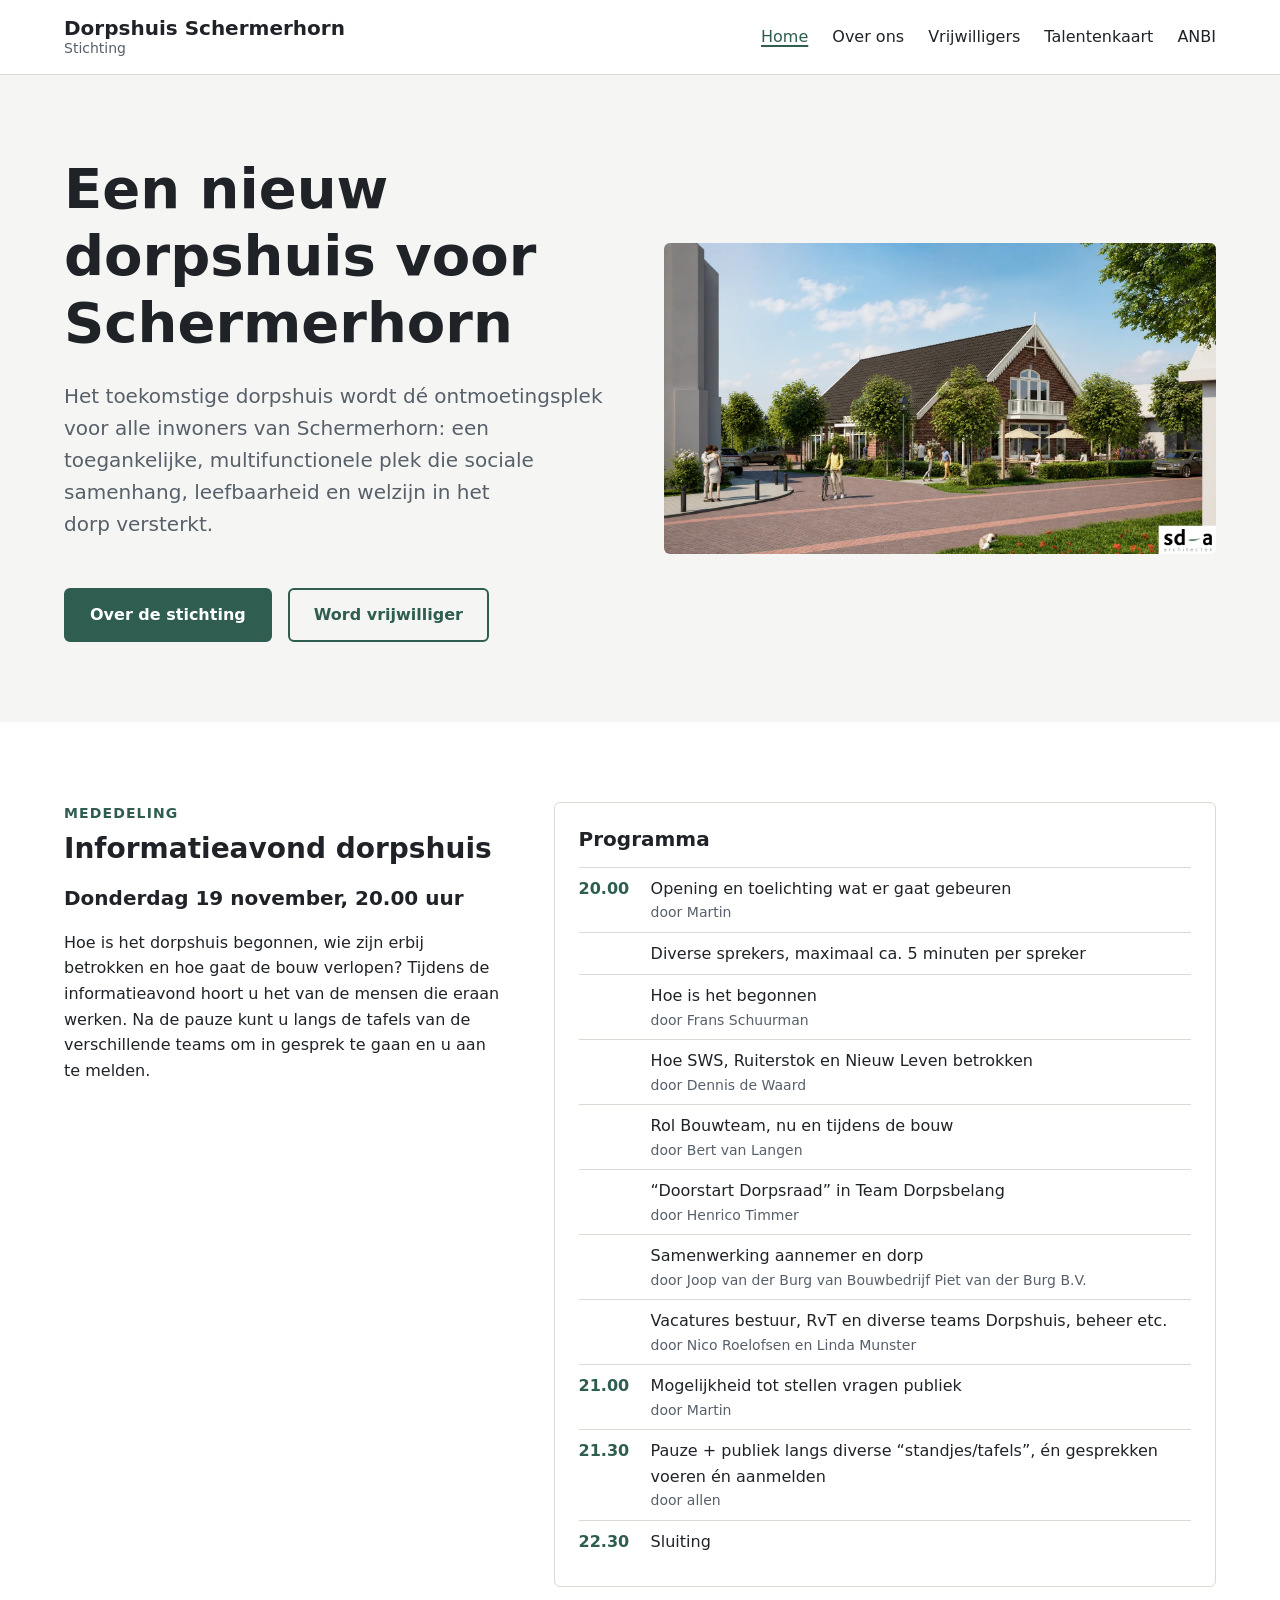
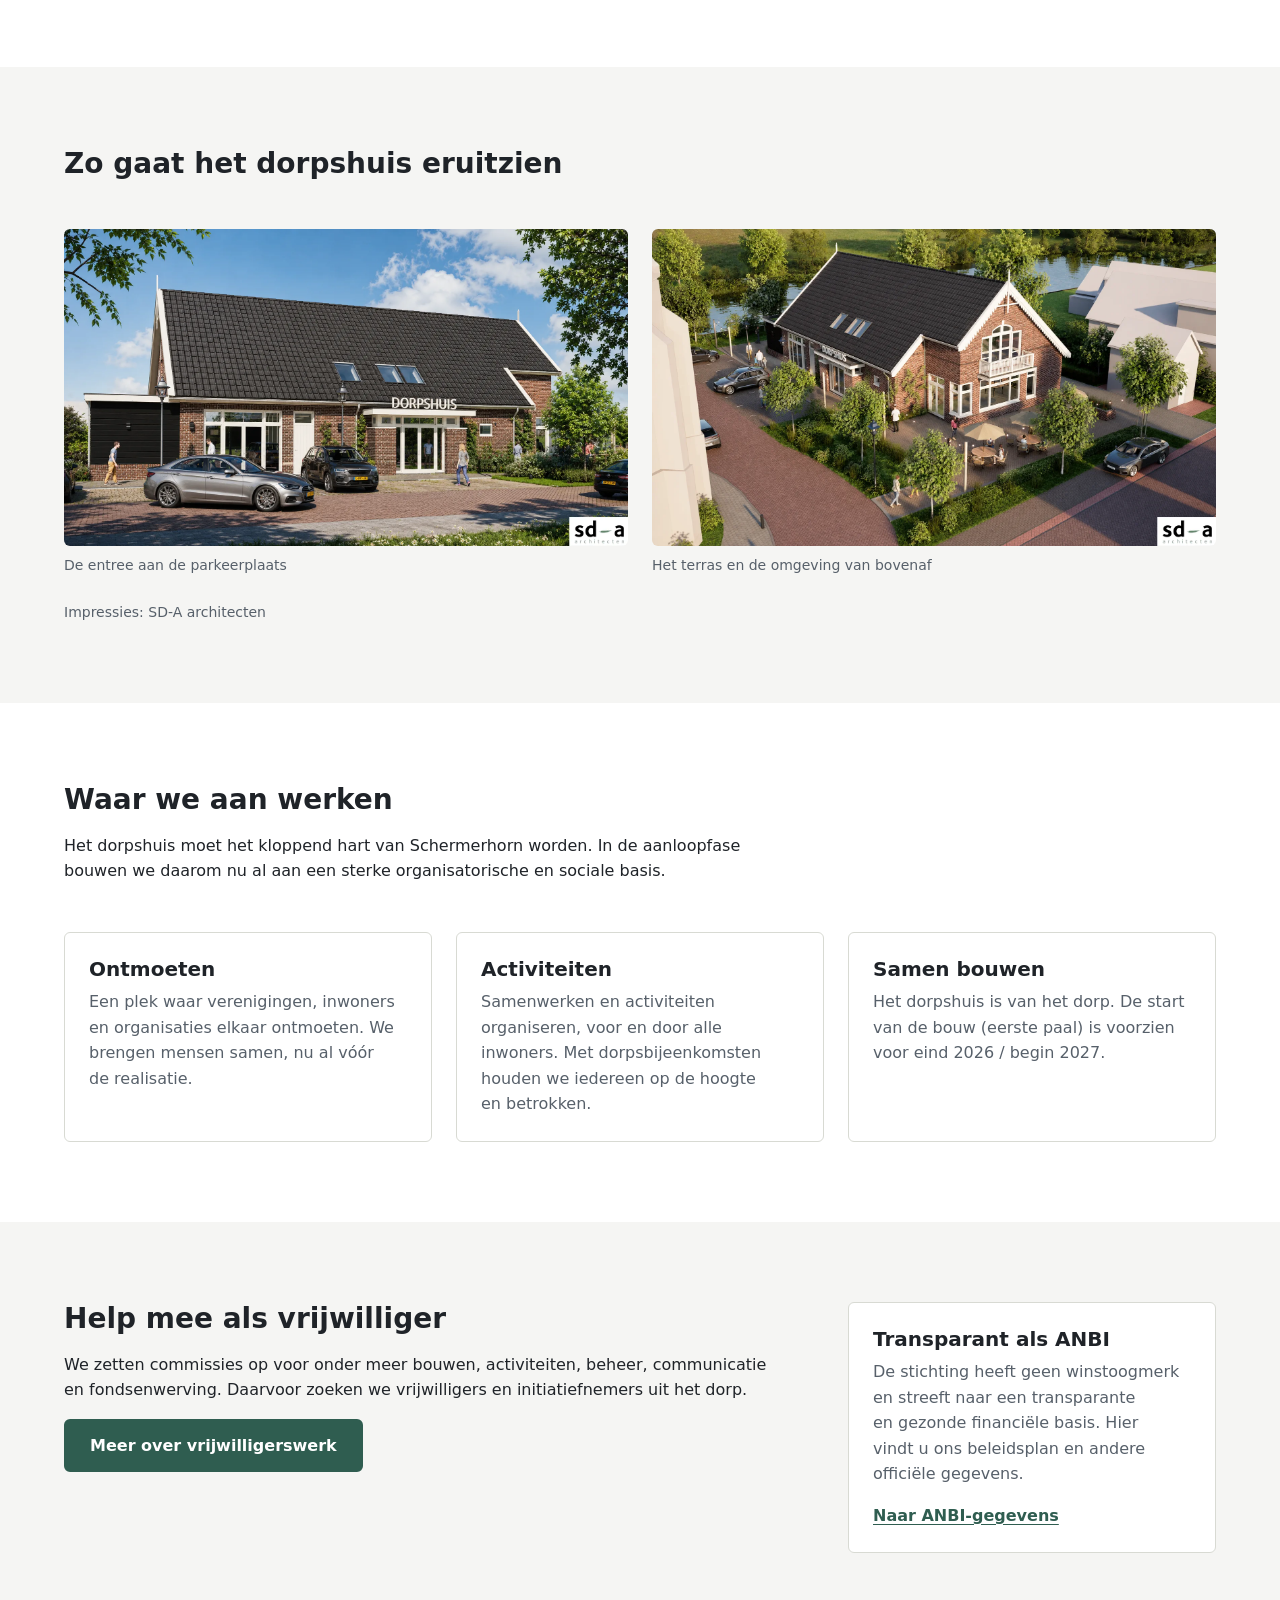
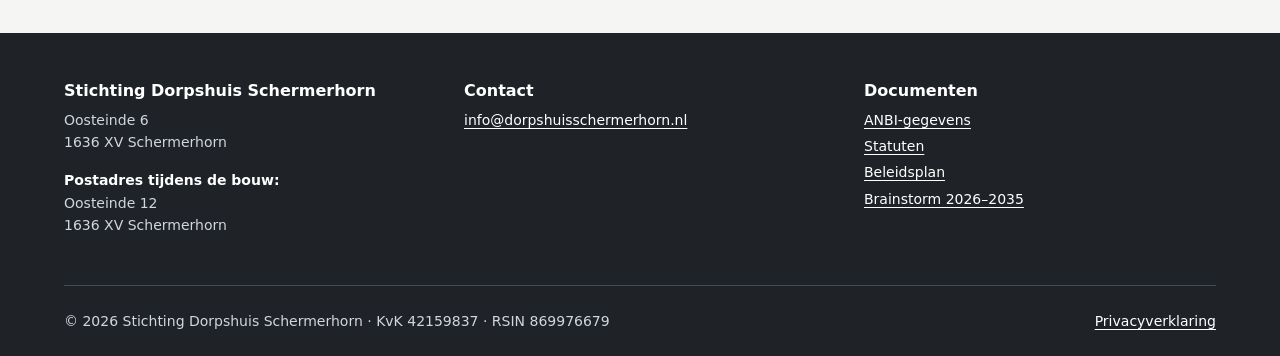
<file: index.html>
<!doctype html>
<html lang="nl">
<head>
  <meta charset="utf-8">
  <meta name="viewport" content="width=device-width, initial-scale=1">
  <title>Stichting Dorpshuis Schermerhorn</title>
  <meta name="description" content="Stichting Dorpshuis Schermerhorn werkt aan een nieuw dorpshuis voor en door de inwoners van Schermerhorn.">
  <script>document.documentElement.classList.add('js');</script>
  <link rel="stylesheet" href="style.css">
  <script src="main.js" defer></script>
</head>
<body>
  <a class="skip-link" href="#main">Direct naar de inhoud</a>

  <header class="site-header">
    <div class="container">
      <a class="site-logo" href="index.html">Dorpshuis Schermerhorn <span>Stichting</span></a>
      <button class="nav-toggle" type="button" aria-expanded="false" aria-controls="site-nav">
        <span class="nav-toggle__icon" aria-hidden="true"></span>
        Menu
      </button>
      <nav class="site-nav" id="site-nav" aria-label="Hoofdmenu">
        <ul>
          <li><a href="index.html" aria-current="page">Home</a></li>
          <li><a href="over-ons.html">Over ons</a></li>
          <li><a href="vrijwilligers.html">Vrijwilligers</a></li>
          <li><a href="talentenkaart.html">Talentenkaart</a></li>
          <li><a href="anbi.html">ANBI</a></li>
        </ul>
      </nav>
    </div>
  </header>

  <main id="main">
    <section class="hero">
      <div class="container hero__inner">
        <div>
          <h1>Een nieuw dorpshuis voor Schermerhorn</h1>
          <p>Het toekomstige dorpshuis wordt dé ontmoetingsplek voor alle inwoners van Schermerhorn: een toegankelijke, multifunctionele plek die sociale samenhang, leefbaarheid en welzijn in het dorp versterkt.</p>
          <div class="button-group">
            <a class="button" href="over-ons.html">Over de stichting</a>
            <a class="button button--outline" href="vrijwilligers.html">Word vrijwilliger</a>
          </div>
        </div>
        <img class="hero__image" src="assets/dorpshuis-schermerhorn-pleintje-met-bezoekers.webp" width="1672" height="941" fetchpriority="high" alt="Impressie van het nieuwe dorpshuis in Schermerhorn: een bakstenen gebouw met terras aan een pleintje met bezoekers">
      </div>
    </section>

    <section class="section" aria-labelledby="informatieavond">
      <div class="container">
        <div class="split split--event">
          <div class="section__intro">
            <p class="eyebrow">Mededeling</p>
            <h2 id="informatieavond">Informatieavond dorpshuis</h2>
            <p class="event-date">Donderdag 19 november, 20.00 uur</p>
            <p>Hoe is het dorpshuis begonnen, wie zijn erbij betrokken en hoe gaat de bouw verlopen? Tijdens de informatieavond hoort u het van de mensen die eraan werken. Na de pauze kunt u langs de tafels van de verschillende teams om in gesprek te gaan en u aan te melden.</p>
          </div>
          <div class="card">
            <h3>Programma</h3>
            <ol class="programma">
              <li>
                <time datetime="20:00">20.00</time>
                <p>Opening en toelichting wat er gaat gebeuren <span>door Martin</span></p>
              </li>
              <li>
                <p>Diverse sprekers, maximaal ca. 5 minuten per spreker</p>
              </li>
              <li>
                <p>Hoe is het begonnen <span>door Frans Schuurman</span></p>
              </li>
              <li>
                <p>Hoe SWS, Ruiterstok en Nieuw Leven betrokken <span>door Dennis de Waard</span></p>
              </li>
              <li>
                <p>Rol Bouwteam, nu en tijdens de bouw <span>door Bert van Langen</span></p>
              </li>
              <li>
                <p>&ldquo;Doorstart Dorpsraad&rdquo; in Team Dorpsbelang <span>door Henrico Timmer</span></p>
              </li>
              <li>
                <p>Samenwerking aannemer en dorp <span>door Joop van der Burg van Bouwbedrijf Piet van der Burg B.V.</span></p>
              </li>
              <li>
                <p>Vacatures bestuur, RvT en diverse teams Dorpshuis, beheer etc. <span>door Nico Roelofsen en Linda Munster</span></p>
              </li>
              <li>
                <time datetime="21:00">21.00</time>
                <p>Mogelijkheid tot stellen vragen publiek <span>door Martin</span></p>
              </li>
              <li>
                <time datetime="21:30">21.30</time>
                <p>Pauze + publiek langs diverse &ldquo;standjes/tafels&rdquo;, &eacute;n gesprekken voeren &eacute;n aanmelden <span>door allen</span></p>
              </li>
              <li>
                <time datetime="22:30">22.30</time>
                <p>Sluiting</p>
              </li>
            </ol>
          </div>
        </div>
      </div>
    </section>

    <section class="section section--alt" aria-labelledby="impressies">
      <div class="container">
        <div class="section__intro">
          <h2 id="impressies">Zo gaat het dorpshuis eruitzien</h2>
        </div>
        <div class="gallery">
          <figure>
            <img src="assets/dorpshuis-schermerhorn-baksteengevels-parkeerplaats.webp" width="1672" height="941" loading="lazy" alt="Voorgevel van het nieuwe dorpshuis met de entree en het opschrift Dorpshuis, gezien vanaf de parkeerplaats">
            <figcaption>De entree aan de parkeerplaats</figcaption>
          </figure>
          <figure>
            <img src="assets/dorpshuis-schermerhorn-bakstenen-gevel-terras.webp" width="1672" height="941" loading="lazy" alt="Het nieuwe dorpshuis van bovenaf gezien, met het terras, de groene omgeving en het water erachter">
            <figcaption>Het terras en de omgeving van bovenaf</figcaption>
          </figure>
        </div>
        <p class="source">Impressies: SD-A architecten</p>
      </div>
    </section>

    <section class="section">
      <div class="container">
        <div class="section__intro">
          <h2>Waar we aan werken</h2>
          <p>Het dorpshuis moet het kloppend hart van Schermerhorn worden. In de aanloopfase bouwen we daarom nu al aan een sterke organisatorische en sociale basis.</p>
        </div>
        <div class="grid">
          <article class="card">
            <h3>Ontmoeten</h3>
            <p>Een plek waar verenigingen, inwoners en organisaties elkaar ontmoeten. We brengen mensen samen, nu al vóór de realisatie.</p>
          </article>
          <article class="card">
            <h3>Activiteiten</h3>
            <p>Samenwerken en activiteiten organiseren, voor en door alle inwoners. Met dorpsbijeenkomsten houden we iedereen op de hoogte en betrokken.</p>
          </article>
          <article class="card">
            <h3>Samen bouwen</h3>
            <p>Het dorpshuis is van het dorp. De start van de bouw (eerste paal) is voorzien voor eind 2026 / begin 2027.</p>
          </article>
        </div>
      </div>
    </section>

    <section class="section section--alt">
      <div class="container">
        <div class="split">
          <div class="section__intro">
            <h2>Help mee als vrijwilliger</h2>
            <p>We zetten commissies op voor onder meer bouwen, activiteiten, beheer, communicatie en fondsenwerving. Daarvoor zoeken we vrijwilligers en initiatiefnemers uit het dorp.</p>
            <p><a class="button" href="vrijwilligers.html">Meer over vrijwilligerswerk</a></p>
          </div>
          <aside class="card" aria-labelledby="anbi-teaser">
            <h3 id="anbi-teaser">Transparant als ANBI</h3>
            <p>De stichting heeft geen winstoogmerk en streeft naar een transparante en gezonde financiële basis. Hier vindt u ons beleidsplan en andere officiële gegevens.</p>
            <a href="anbi.html">Naar ANBI-gegevens</a>
          </aside>
        </div>
      </div>
    </section>
  </main>

  <footer class="site-footer">
    <div class="container">
      <div class="footer-grid">
        <div>
          <h2>Stichting Dorpshuis Schermerhorn</h2>
          <address>
            Oosteinde 6<br>
            1636 XV Schermerhorn
          </address>
          <p>Postadres tijdens de bouw:</p>
          <address>
            Oosteinde 12<br>
            1636 XV Schermerhorn
          </address>
        </div>
        <div>
          <h2>Contact</h2>
          <ul>
            <li><a href="mailto:info@dorpshuisschermerhorn.nl">info@dorpshuisschermerhorn.nl</a></li>
          </ul>
        </div>
        <nav aria-label="Documenten">
          <h2>Documenten</h2>
          <ul>
            <li><a href="anbi.html">ANBI-gegevens</a></li>
            <li><a href="statuten.html">Statuten</a></li>
            <li><a href="beleidsplan.html">Beleidsplan</a></li>
            <li><a href="brainstorm-2026-2035.html">Brainstorm 2026&ndash;2035</a></li>
          </ul>
        </nav>
      </div>
      <div class="footer-bottom">
        <p>&copy; <span id="year">2026</span> Stichting Dorpshuis Schermerhorn &middot; KvK 42159837 &middot; RSIN 869976679</p>
        <p><a href="privacyverklaring.html">Privacyverklaring</a></p>
      </div>
    </div>
  </footer>
</body>
</html>
</file>
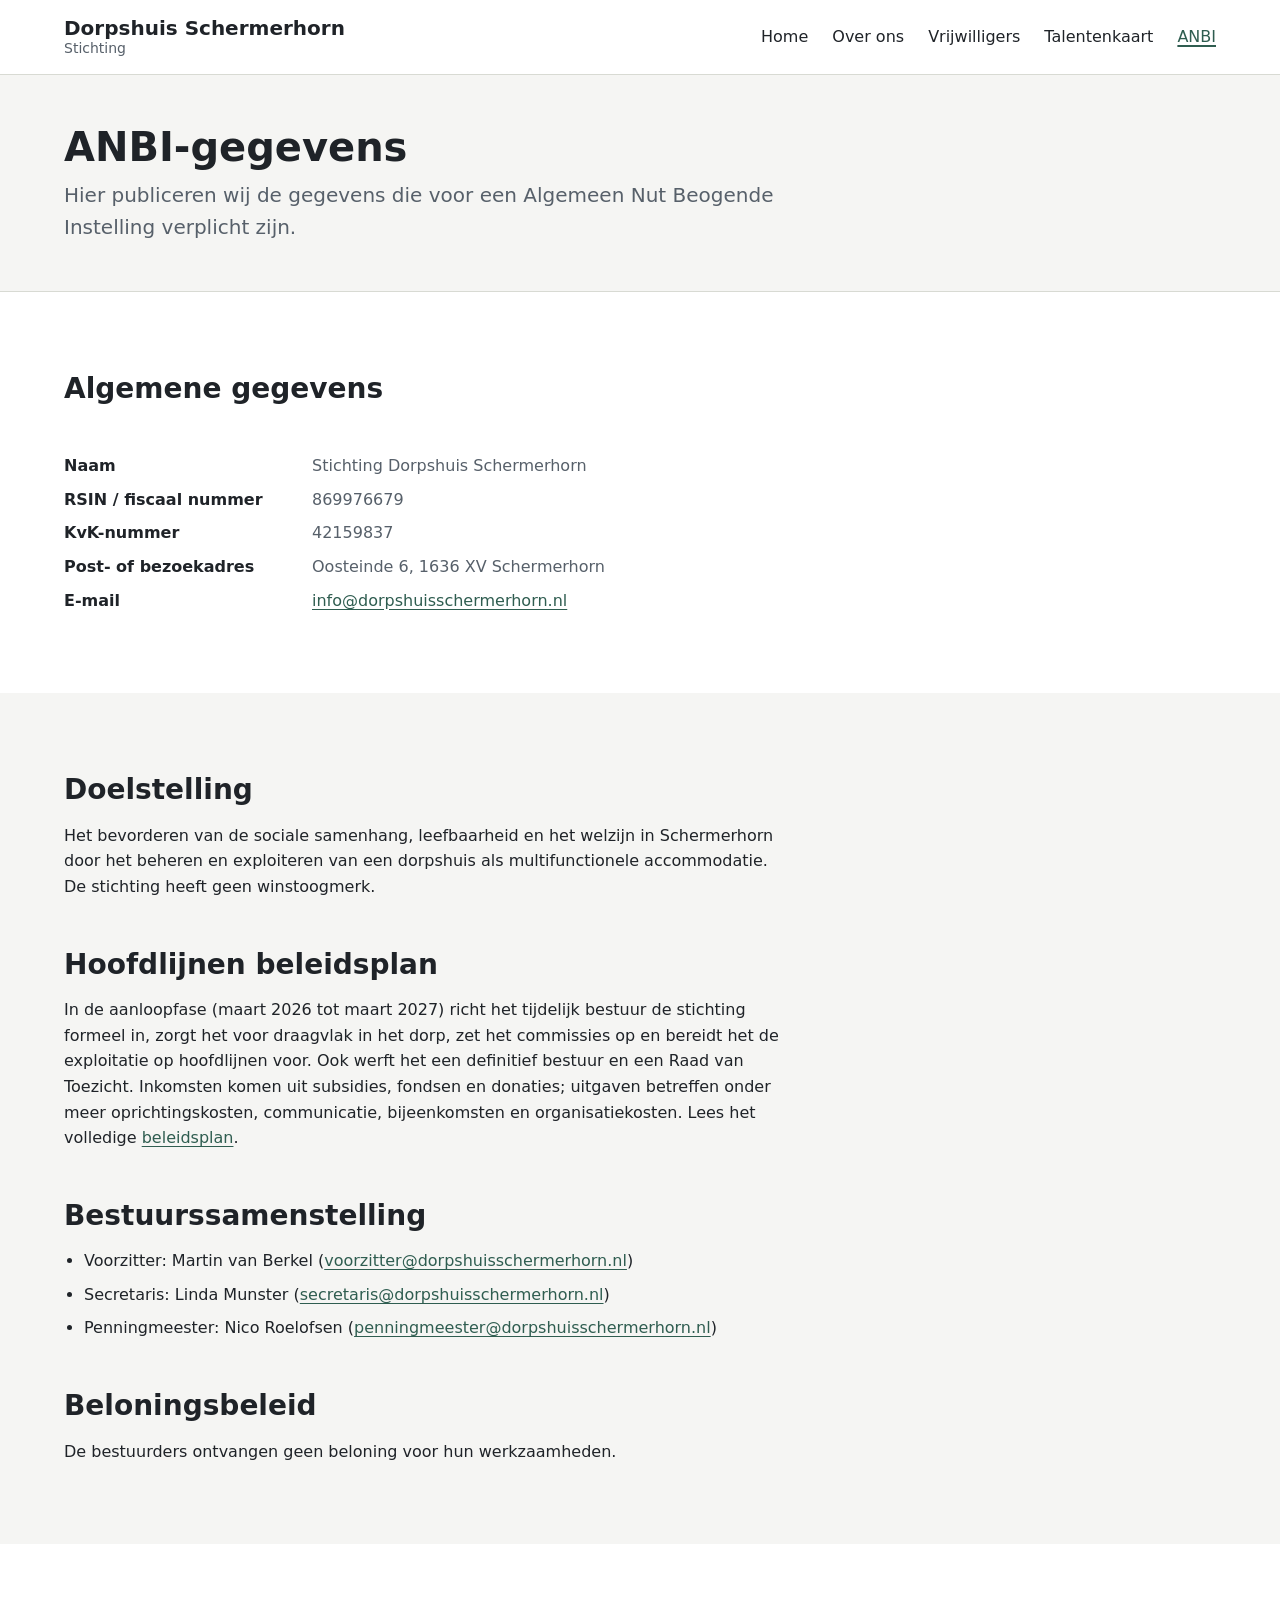
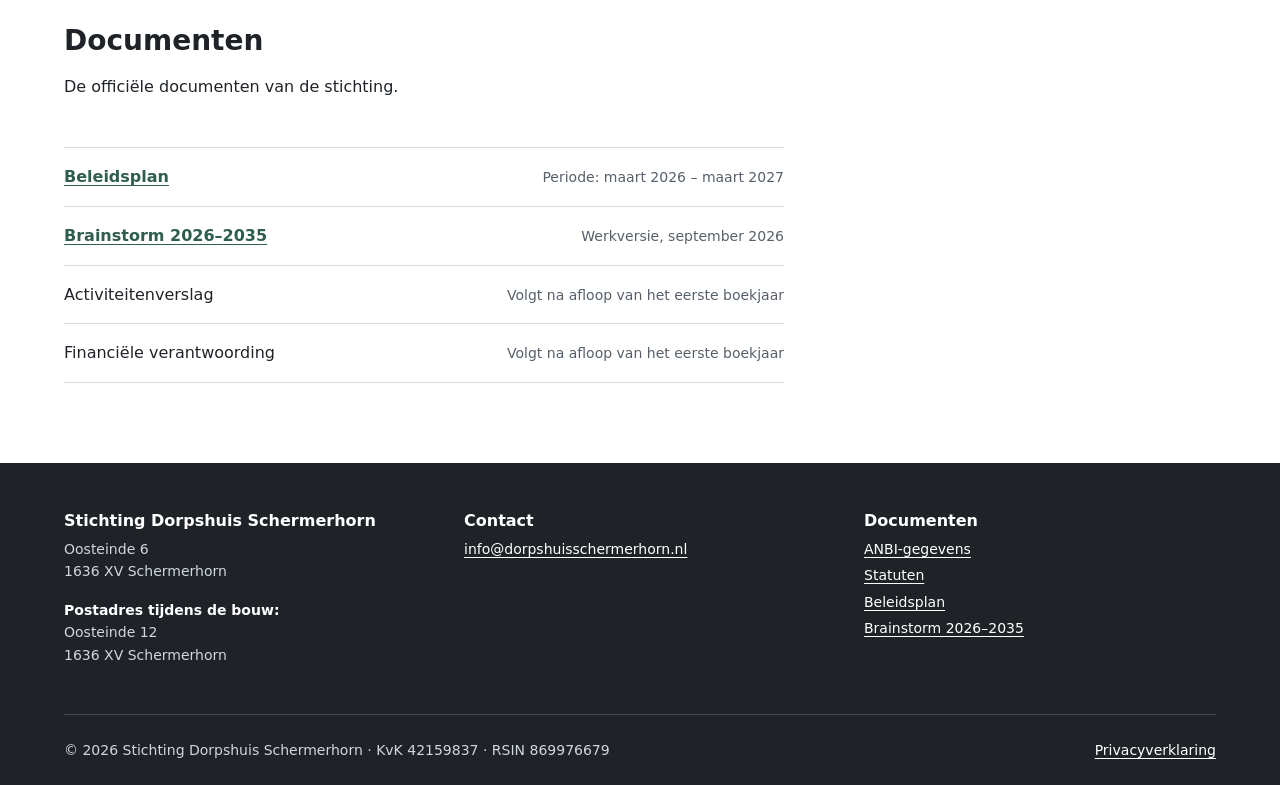
<file: anbi.html>
<!doctype html>
<html lang="nl">
<head>
  <meta charset="utf-8">
  <meta name="viewport" content="width=device-width, initial-scale=1">
  <title>ANBI | Stichting Dorpshuis Schermerhorn</title>
  <meta name="description" content="ANBI-gegevens van Stichting Dorpshuis Schermerhorn: RSIN, bestuur, beleidsplan en financiële verantwoording.">
  <script>document.documentElement.classList.add('js');</script>
  <link rel="stylesheet" href="style.css">
  <script src="main.js" defer></script>
</head>
<body>
  <a class="skip-link" href="#main">Direct naar de inhoud</a>

  <header class="site-header">
    <div class="container">
      <a class="site-logo" href="index.html">Dorpshuis Schermerhorn <span>Stichting</span></a>
      <button class="nav-toggle" type="button" aria-expanded="false" aria-controls="site-nav">
        <span class="nav-toggle__icon" aria-hidden="true"></span>
        Menu
      </button>
      <nav class="site-nav" id="site-nav" aria-label="Hoofdmenu">
        <ul>
          <li><a href="index.html">Home</a></li>
          <li><a href="over-ons.html">Over ons</a></li>
          <li><a href="vrijwilligers.html">Vrijwilligers</a></li>
          <li><a href="talentenkaart.html">Talentenkaart</a></li>
          <li><a href="anbi.html" aria-current="page">ANBI</a></li>
        </ul>
      </nav>
    </div>
  </header>

  <main id="main">
    <header class="page-header">
      <div class="container">
        <h1>ANBI-gegevens</h1>
        <p>Hier publiceren wij de gegevens die voor een Algemeen Nut Beogende Instelling verplicht zijn.</p>
      </div>
    </header>
    <section class="section" aria-labelledby="algemeen">
      <div class="container">
        <h2 id="algemeen" class="section__intro">Algemene gegevens</h2>
        <dl class="data-list">
          <dt>Naam</dt>
          <dd>Stichting Dorpshuis Schermerhorn</dd>
          <dt>RSIN / fiscaal nummer</dt>
          <dd>869976679</dd>
          <dt>KvK-nummer</dt>
          <dd>42159837</dd>
          <dt>Post- of bezoekadres</dt>
          <dd>Oosteinde 6, 1636 XV Schermerhorn</dd>
          <dt>E-mail</dt>
          <dd><a href="mailto:info@dorpshuisschermerhorn.nl">info@dorpshuisschermerhorn.nl</a></dd>
        </dl>
      </div>
    </section>

    <section class="section section--alt">
      <div class="container">
        <div class="prose">
          <h2>Doelstelling</h2>
          <p>Het bevorderen van de sociale samenhang, leefbaarheid en het welzijn in Schermerhorn door het beheren en exploiteren van een dorpshuis als multifunctionele accommodatie. De stichting heeft geen winstoogmerk.</p>
          <h2>Hoofdlijnen beleidsplan</h2>
          <p>In de aanloopfase (maart 2026 tot maart 2027) richt het tijdelijk bestuur de stichting formeel in, zorgt het voor draagvlak in het dorp, zet het commissies op en bereidt het de exploitatie op hoofdlijnen voor. Ook werft het een definitief bestuur en een Raad van Toezicht. Inkomsten komen uit subsidies, fondsen en donaties; uitgaven betreffen onder meer oprichtingskosten, communicatie, bijeenkomsten en organisatiekosten. Lees het volledige <a href="beleidsplan.html">beleidsplan</a>.</p>
          <h2>Bestuurssamenstelling</h2>
          <ul>
            <li>Voorzitter: Martin van Berkel (<a href="mailto:voorzitter@dorpshuisschermerhorn.nl">voorzitter@dorpshuisschermerhorn.nl</a>)</li>
            <li>Secretaris: Linda Munster (<a href="mailto:secretaris@dorpshuisschermerhorn.nl">secretaris@dorpshuisschermerhorn.nl</a>)</li>
            <li>Penningmeester: Nico Roelofsen (<a href="mailto:penningmeester@dorpshuisschermerhorn.nl">penningmeester@dorpshuisschermerhorn.nl</a>)</li>
          </ul>
          <h2>Beloningsbeleid</h2>
          <p>De bestuurders ontvangen geen beloning voor hun werkzaamheden.</p>
        </div>
      </div>
    </section>

    <section class="section" aria-labelledby="documenten">
      <div class="container">
        <div class="section__intro">
          <h2 id="documenten">Documenten</h2>
          <p>De officiële documenten van de stichting.</p>
        </div>
        <ul class="doc-list">
          <li><a href="beleidsplan.html">Beleidsplan</a> <span>Periode: maart 2026 &ndash; maart 2027</span></li>
          <li><a href="brainstorm-2026-2035.html">Brainstorm 2026&ndash;2035</a> <span>Werkversie, september 2026</span></li>
          <li>Activiteitenverslag <span>Volgt na afloop van het eerste boekjaar</span></li>
          <li>Financiële verantwoording <span>Volgt na afloop van het eerste boekjaar</span></li>
        </ul>
      </div>
    </section>
  </main>

  <footer class="site-footer">
    <div class="container">
      <div class="footer-grid">
        <div>
          <h2>Stichting Dorpshuis Schermerhorn</h2>
          <address>
            Oosteinde 6<br>
            1636 XV Schermerhorn
          </address>
          <p>Postadres tijdens de bouw:</p>
          <address>
            Oosteinde 12<br>
            1636 XV Schermerhorn
          </address>
        </div>
        <div>
          <h2>Contact</h2>
          <ul>
            <li><a href="mailto:info@dorpshuisschermerhorn.nl">info@dorpshuisschermerhorn.nl</a></li>
          </ul>
        </div>
        <nav aria-label="Documenten">
          <h2>Documenten</h2>
          <ul>
            <li><a href="anbi.html">ANBI-gegevens</a></li>
            <li><a href="statuten.html">Statuten</a></li>
            <li><a href="beleidsplan.html">Beleidsplan</a></li>
            <li><a href="brainstorm-2026-2035.html">Brainstorm 2026&ndash;2035</a></li>
          </ul>
        </nav>
      </div>
      <div class="footer-bottom">
        <p>&copy; <span id="year">2026</span> Stichting Dorpshuis Schermerhorn &middot; KvK 42159837 &middot; RSIN 869976679</p>
        <p><a href="privacyverklaring.html">Privacyverklaring</a></p>
      </div>
    </div>
  </footer>
</body>
</html>
</file>
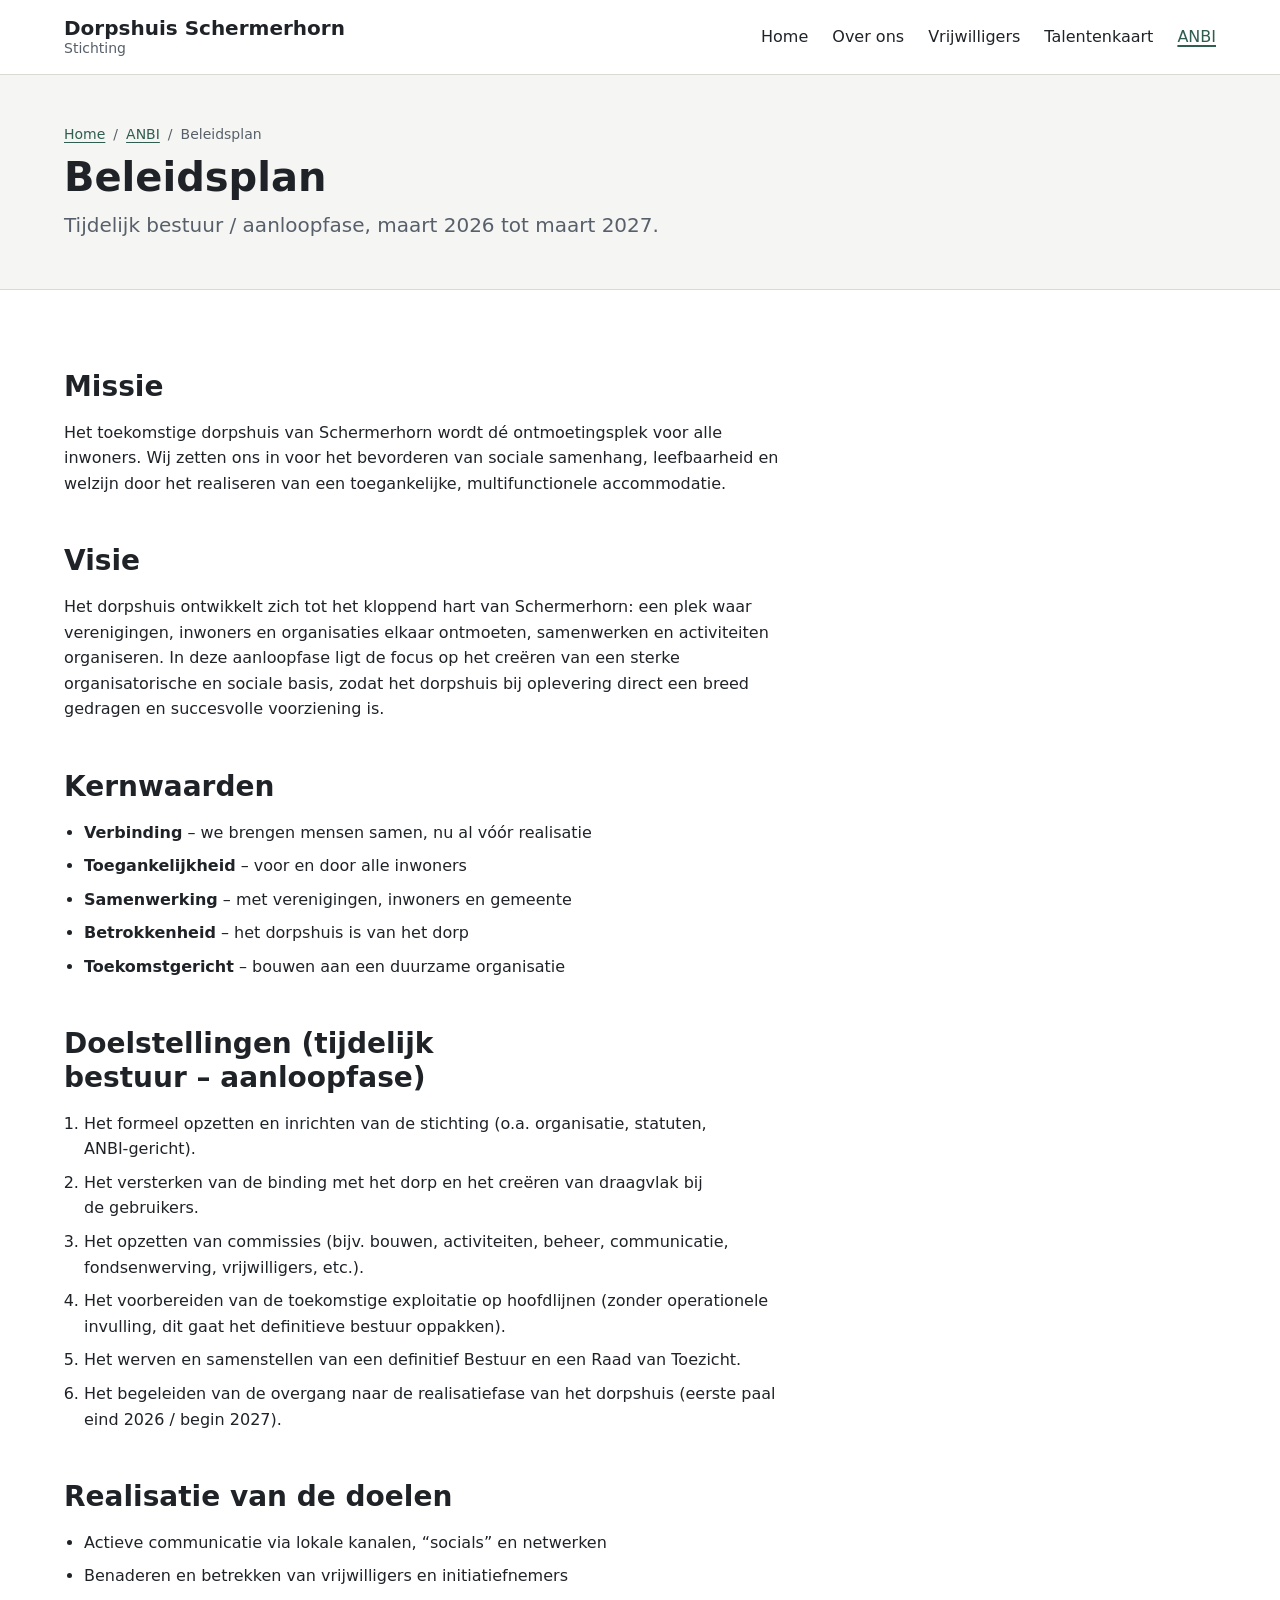
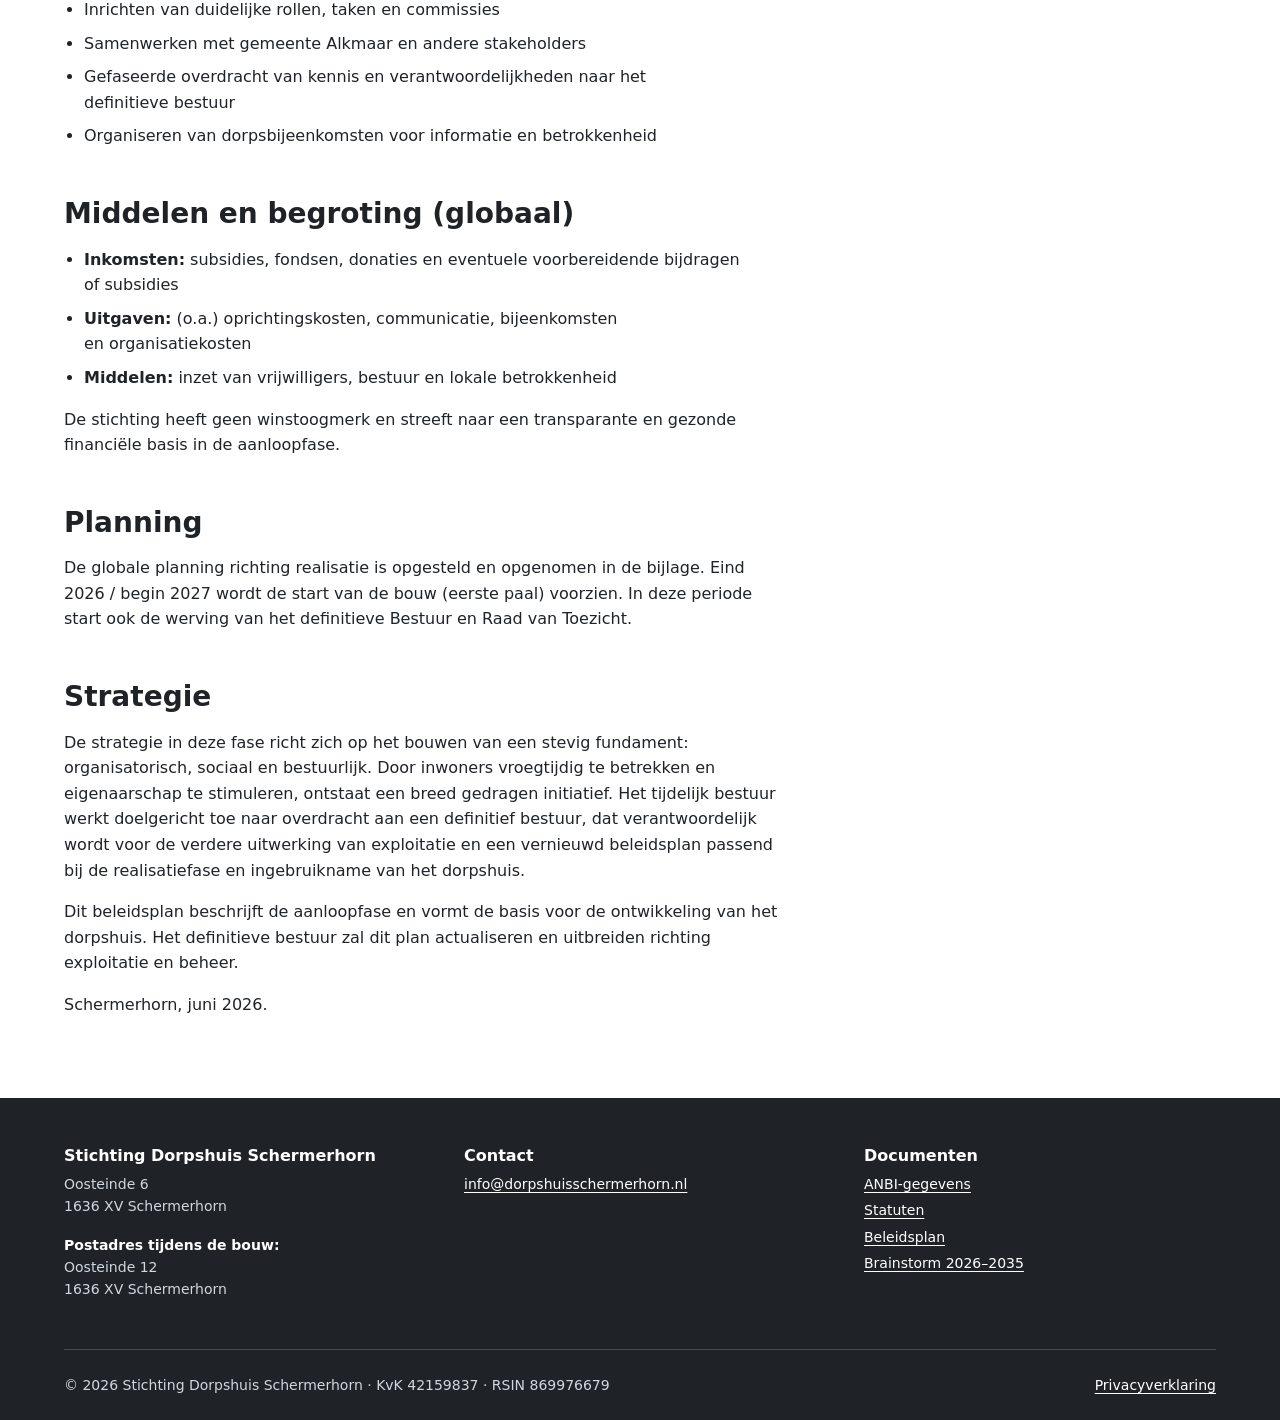
<file: beleidsplan.html>
<!doctype html>
<html lang="nl">
<head>
  <meta charset="utf-8">
  <meta name="viewport" content="width=device-width, initial-scale=1">
  <title>Beleidsplan | Stichting Dorpshuis Schermerhorn</title>
  <meta name="description" content="Het beleidsplan van Stichting Dorpshuis Schermerhorn.">
  <script>document.documentElement.classList.add('js');</script>
  <link rel="stylesheet" href="style.css">
  <script src="main.js" defer></script>
</head>
<body>
  <a class="skip-link" href="#main">Direct naar de inhoud</a>

  <header class="site-header">
    <div class="container">
      <a class="site-logo" href="index.html">Dorpshuis Schermerhorn <span>Stichting</span></a>
      <button class="nav-toggle" type="button" aria-expanded="false" aria-controls="site-nav">
        <span class="nav-toggle__icon" aria-hidden="true"></span>
        Menu
      </button>
      <nav class="site-nav" id="site-nav" aria-label="Hoofdmenu">
        <ul>
          <li><a href="index.html">Home</a></li>
          <li><a href="over-ons.html">Over ons</a></li>
          <li><a href="vrijwilligers.html">Vrijwilligers</a></li>
          <li><a href="talentenkaart.html">Talentenkaart</a></li>
          <li><a href="anbi.html" aria-current="true">ANBI</a></li>
        </ul>
      </nav>
    </div>
  </header>

  <main id="main">
    <header class="page-header">
      <div class="container">
        <nav class="breadcrumb" aria-label="Kruimelpad">
          <ol>
            <li><a href="index.html">Home</a></li>
            <li><a href="anbi.html">ANBI</a></li>
            <li aria-current="page">Beleidsplan</li>
          </ol>
        </nav>
        <h1>Beleidsplan</h1>
        <p>Tijdelijk bestuur / aanloopfase, maart 2026 tot maart 2027.</p>
      </div>
    </header>
    <section class="section">
      <div class="container">
        <div class="prose">
          <h2>Missie</h2>
          <p>Het toekomstige dorpshuis van Schermerhorn wordt dé ontmoetingsplek voor alle inwoners. Wij zetten ons in voor het bevorderen van sociale samenhang, leefbaarheid en welzijn door het realiseren van een toegankelijke, multifunctionele accommodatie.</p>
          <h2>Visie</h2>
          <p>Het dorpshuis ontwikkelt zich tot het kloppend hart van Schermerhorn: een plek waar verenigingen, inwoners en organisaties elkaar ontmoeten, samenwerken en activiteiten organiseren. In deze aanloopfase ligt de focus op het creëren van een sterke organisatorische en sociale basis, zodat het dorpshuis bij oplevering direct een breed gedragen en succesvolle voorziening is.</p>
          <h2>Kernwaarden</h2>
          <ul>
            <li><strong>Verbinding</strong> &ndash; we brengen mensen samen, nu al vóór realisatie</li>
            <li><strong>Toegankelijkheid</strong> &ndash; voor en door alle inwoners</li>
            <li><strong>Samenwerking</strong> &ndash; met verenigingen, inwoners en gemeente</li>
            <li><strong>Betrokkenheid</strong> &ndash; het dorpshuis is van het dorp</li>
            <li><strong>Toekomstgericht</strong> &ndash; bouwen aan een duurzame organisatie</li>
          </ul>
          <h2>Doelstellingen (tijdelijk bestuur &ndash; aanloopfase)</h2>
          <ol>
            <li>Het formeel opzetten en inrichten van de stichting (o.a. organisatie, statuten, ANBI-gericht).</li>
            <li>Het versterken van de binding met het dorp en het creëren van draagvlak bij de gebruikers.</li>
            <li>Het opzetten van commissies (bijv. bouwen, activiteiten, beheer, communicatie, fondsenwerving, vrijwilligers, etc.).</li>
            <li>Het voorbereiden van de toekomstige exploitatie op hoofdlijnen (zonder operationele invulling, dit gaat het definitieve bestuur oppakken).</li>
            <li>Het werven en samenstellen van een definitief Bestuur en een Raad van Toezicht.</li>
            <li>Het begeleiden van de overgang naar de realisatiefase van het dorpshuis (eerste paal eind 2026 / begin 2027).</li>
          </ol>
          <h2>Realisatie van de doelen</h2>
          <ul>
            <li>Actieve communicatie via lokale kanalen, &ldquo;socials&rdquo; en netwerken</li>
            <li>Benaderen en betrekken van vrijwilligers en initiatiefnemers</li>
            <li>Inrichten van duidelijke rollen, taken en commissies</li>
            <li>Samenwerken met gemeente Alkmaar en andere stakeholders</li>
            <li>Gefaseerde overdracht van kennis en verantwoordelijkheden naar het definitieve bestuur</li>
            <li>Organiseren van dorpsbijeenkomsten voor informatie en betrokkenheid</li>
          </ul>
          <h2>Middelen en begroting (globaal)</h2>
          <ul>
            <li><strong>Inkomsten:</strong> subsidies, fondsen, donaties en eventuele voorbereidende bijdragen of subsidies</li>
            <li><strong>Uitgaven:</strong> (o.a.) oprichtingskosten, communicatie, bijeenkomsten en organisatiekosten</li>
            <li><strong>Middelen:</strong> inzet van vrijwilligers, bestuur en lokale betrokkenheid</li>
          </ul>
          <p>De stichting heeft geen winstoogmerk en streeft naar een transparante en gezonde financiële basis in de aanloopfase.</p>
          <h2>Planning</h2>
          <p>De globale planning richting realisatie is opgesteld en opgenomen in de bijlage. Eind 2026 / begin 2027 wordt de start van de bouw (eerste paal) voorzien. In deze periode start ook de werving van het definitieve Bestuur en Raad van Toezicht.</p>
          <h2>Strategie</h2>
          <p>De strategie in deze fase richt zich op het bouwen van een stevig fundament: organisatorisch, sociaal en bestuurlijk. Door inwoners vroegtijdig te betrekken en eigenaarschap te stimuleren, ontstaat een breed gedragen initiatief. Het tijdelijk bestuur werkt doelgericht toe naar overdracht aan een definitief bestuur, dat verantwoordelijk wordt voor de verdere uitwerking van exploitatie en een vernieuwd beleidsplan passend bij de realisatiefase en ingebruikname van het dorpshuis.</p>
          <p>Dit beleidsplan beschrijft de aanloopfase en vormt de basis voor de ontwikkeling van het dorpshuis. Het definitieve bestuur zal dit plan actualiseren en uitbreiden richting exploitatie en beheer.</p>
          <p>Schermerhorn, juni 2026.</p>
        </div>
      </div>
    </section>
  </main>

  <footer class="site-footer">
    <div class="container">
      <div class="footer-grid">
        <div>
          <h2>Stichting Dorpshuis Schermerhorn</h2>
          <address>
            Oosteinde 6<br>
            1636 XV Schermerhorn
          </address>
          <p>Postadres tijdens de bouw:</p>
          <address>
            Oosteinde 12<br>
            1636 XV Schermerhorn
          </address>
        </div>
        <div>
          <h2>Contact</h2>
          <ul>
            <li><a href="mailto:info@dorpshuisschermerhorn.nl">info@dorpshuisschermerhorn.nl</a></li>
          </ul>
        </div>
        <nav aria-label="Documenten">
          <h2>Documenten</h2>
          <ul>
            <li><a href="anbi.html">ANBI-gegevens</a></li>
            <li><a href="statuten.html">Statuten</a></li>
            <li><a href="beleidsplan.html">Beleidsplan</a></li>
            <li><a href="brainstorm-2026-2035.html">Brainstorm 2026&ndash;2035</a></li>
          </ul>
        </nav>
      </div>
      <div class="footer-bottom">
        <p>&copy; <span id="year">2026</span> Stichting Dorpshuis Schermerhorn &middot; KvK 42159837 &middot; RSIN 869976679</p>
        <p><a href="privacyverklaring.html">Privacyverklaring</a></p>
      </div>
    </div>
  </footer>
</body>
</html>
</file>
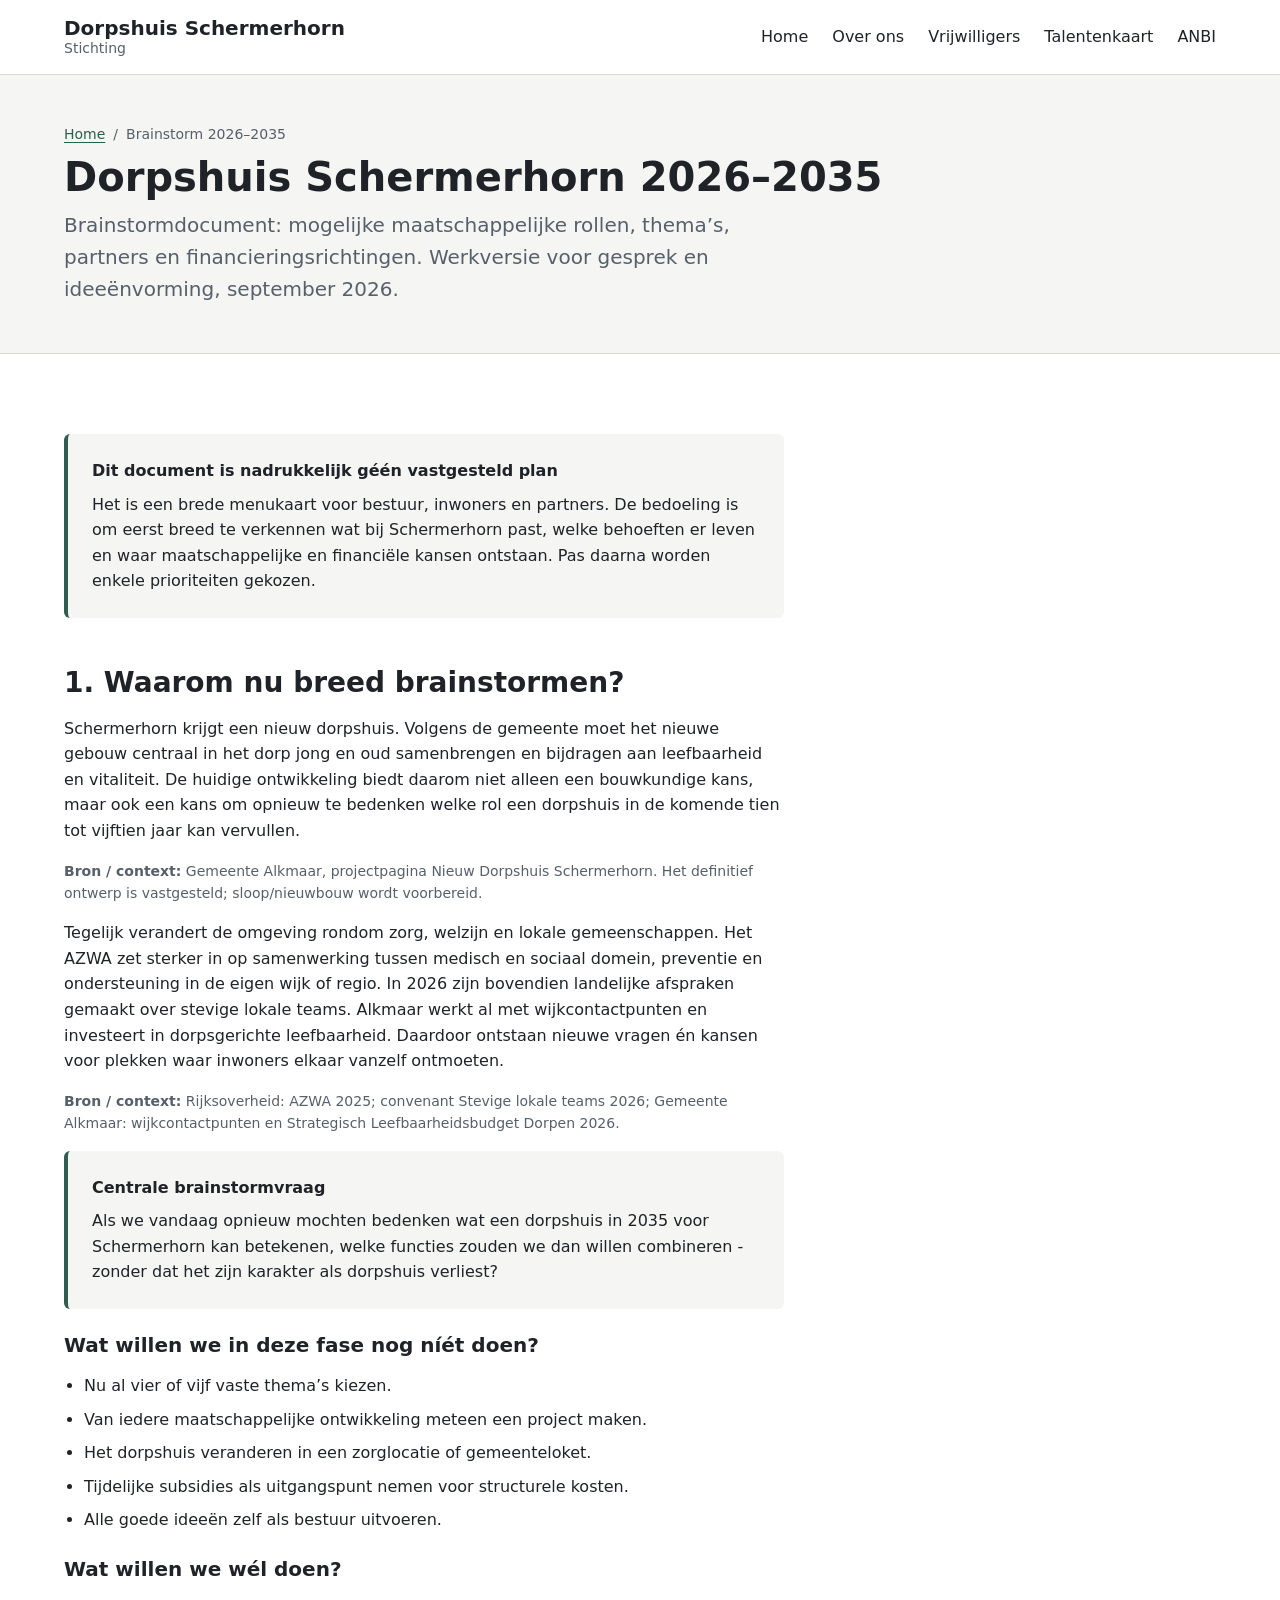
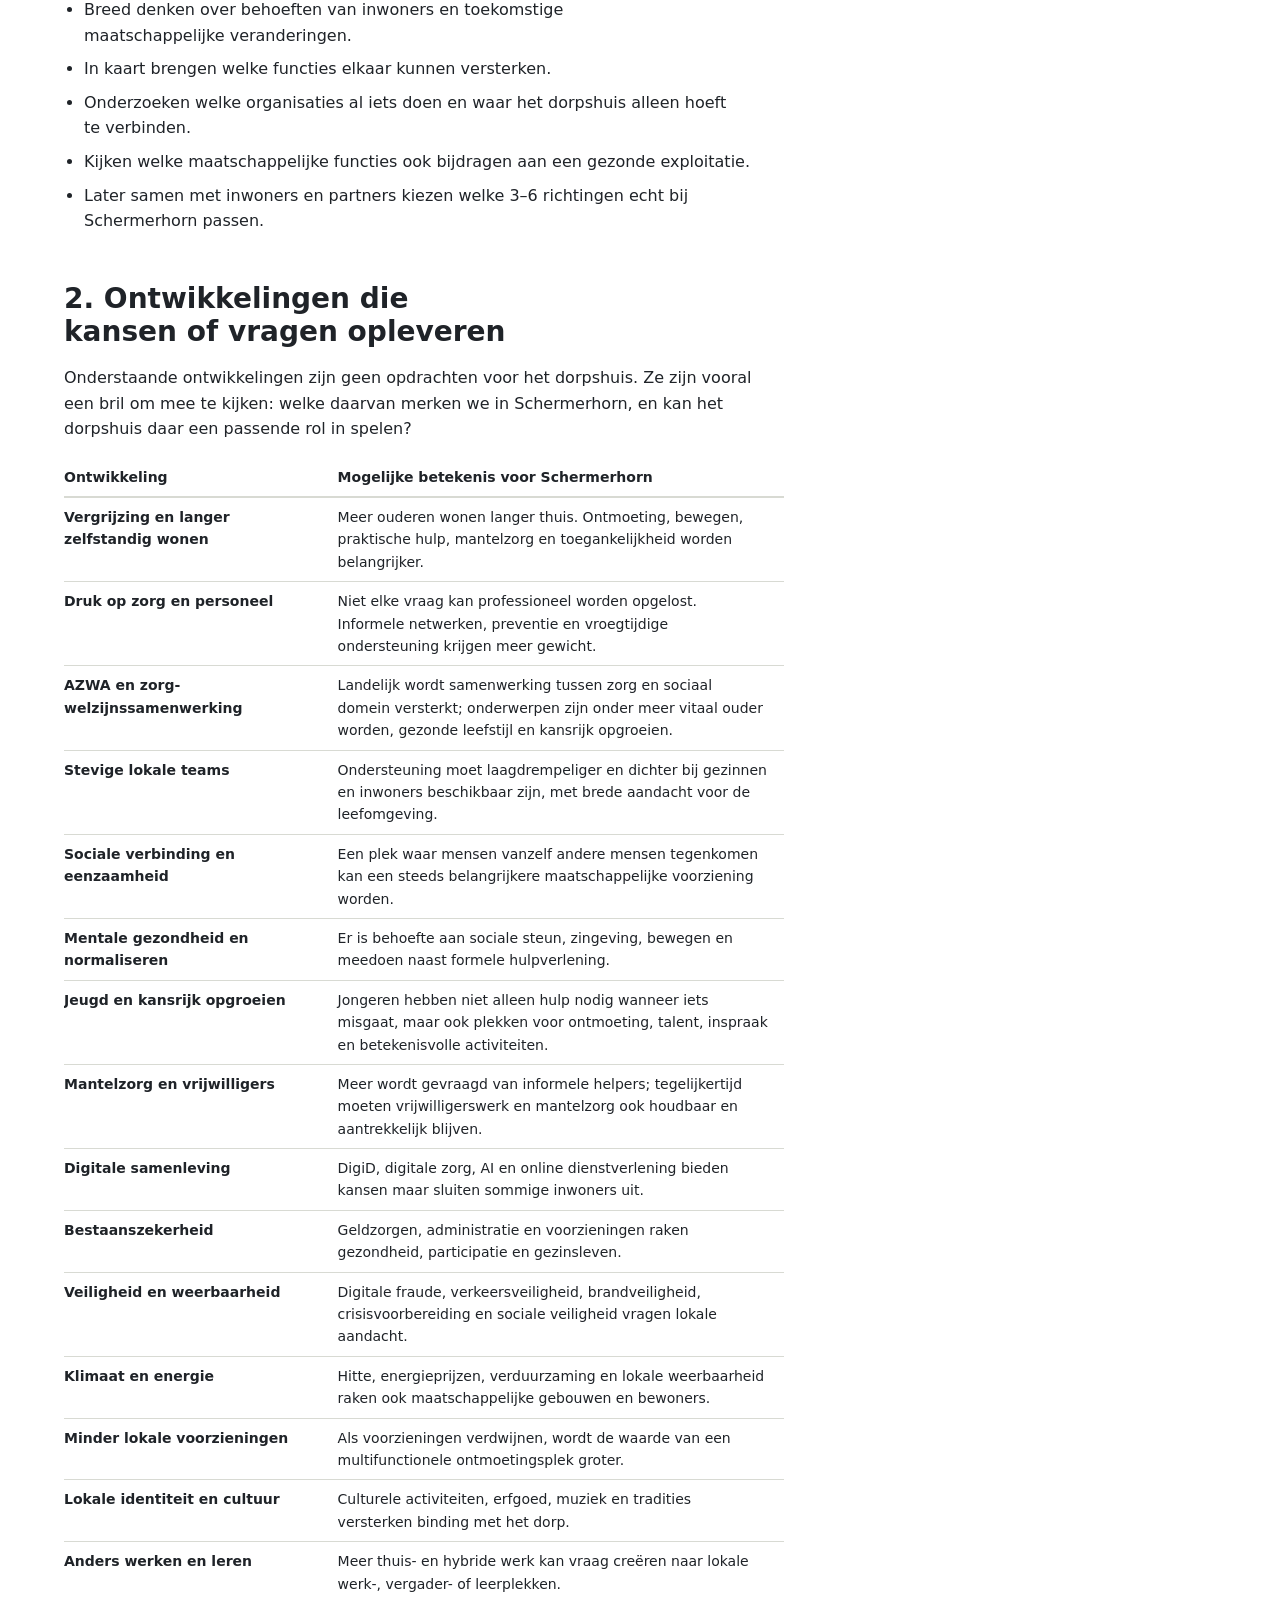
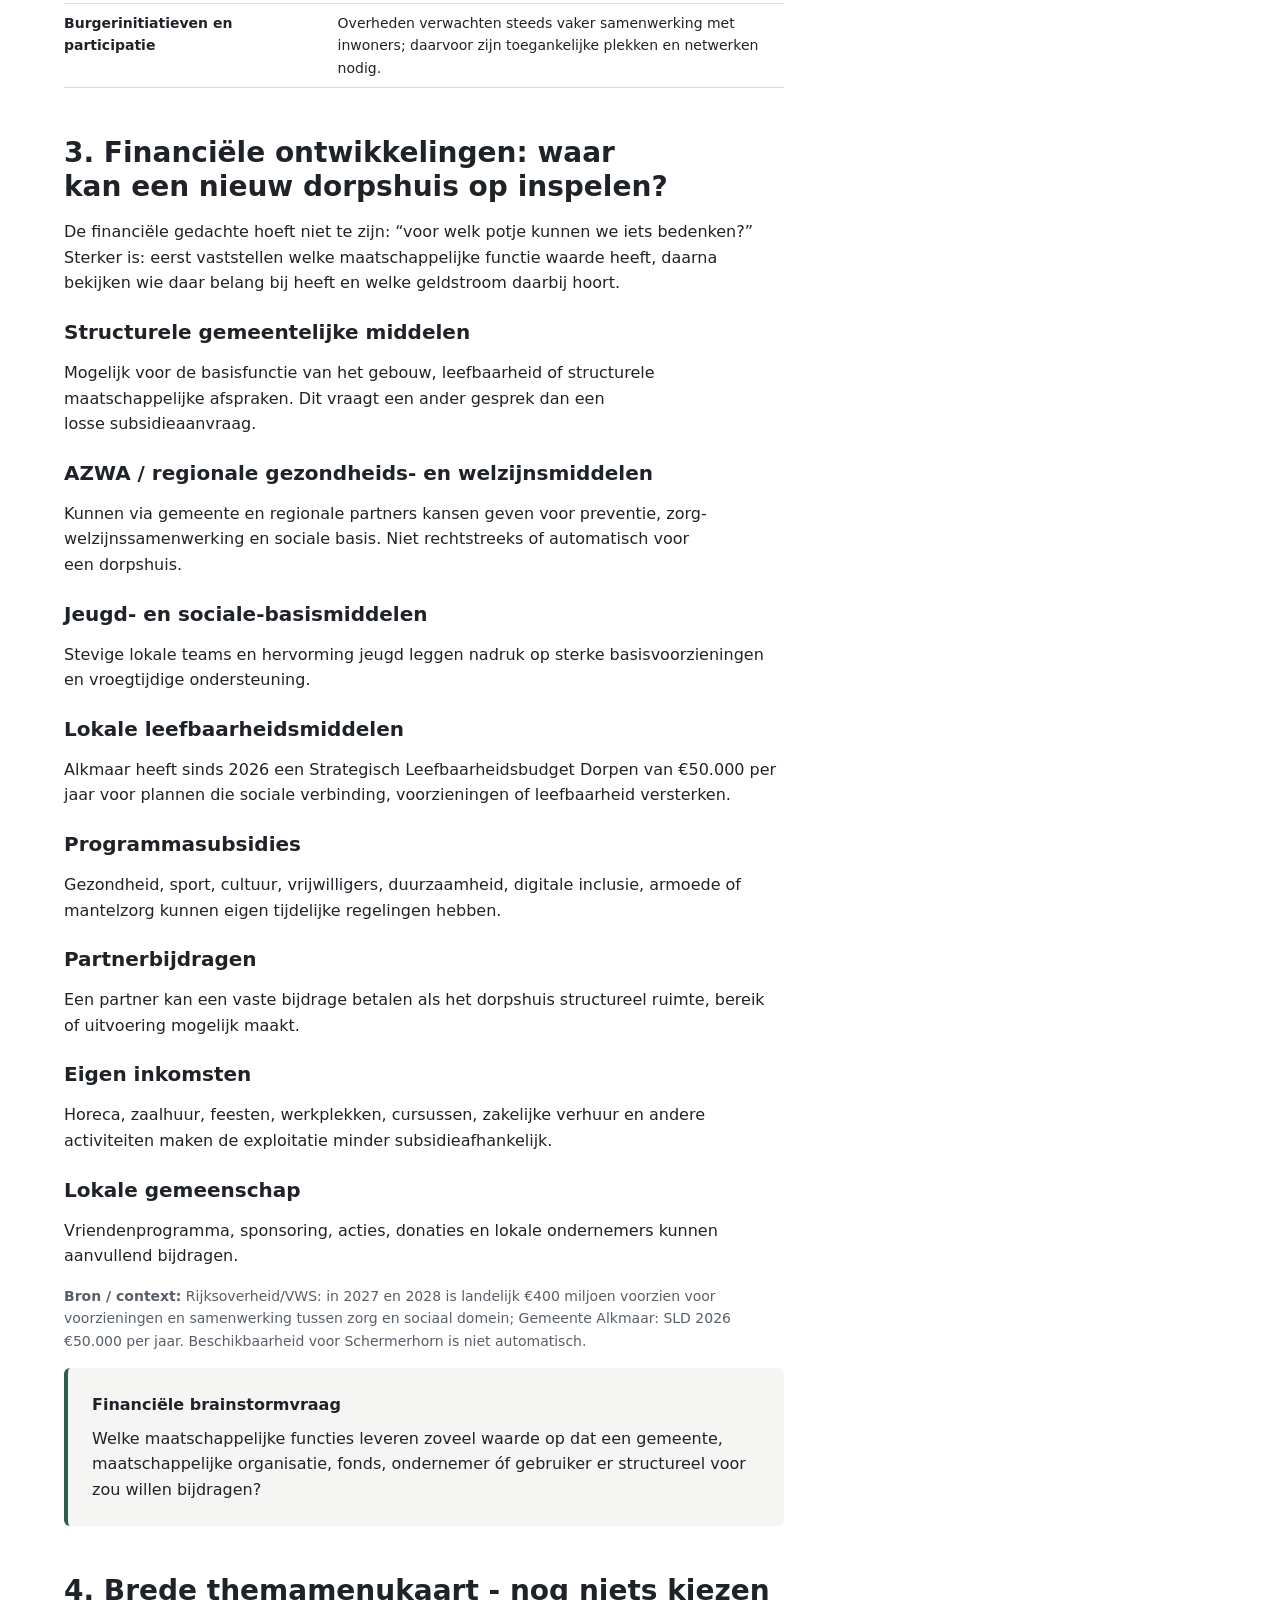
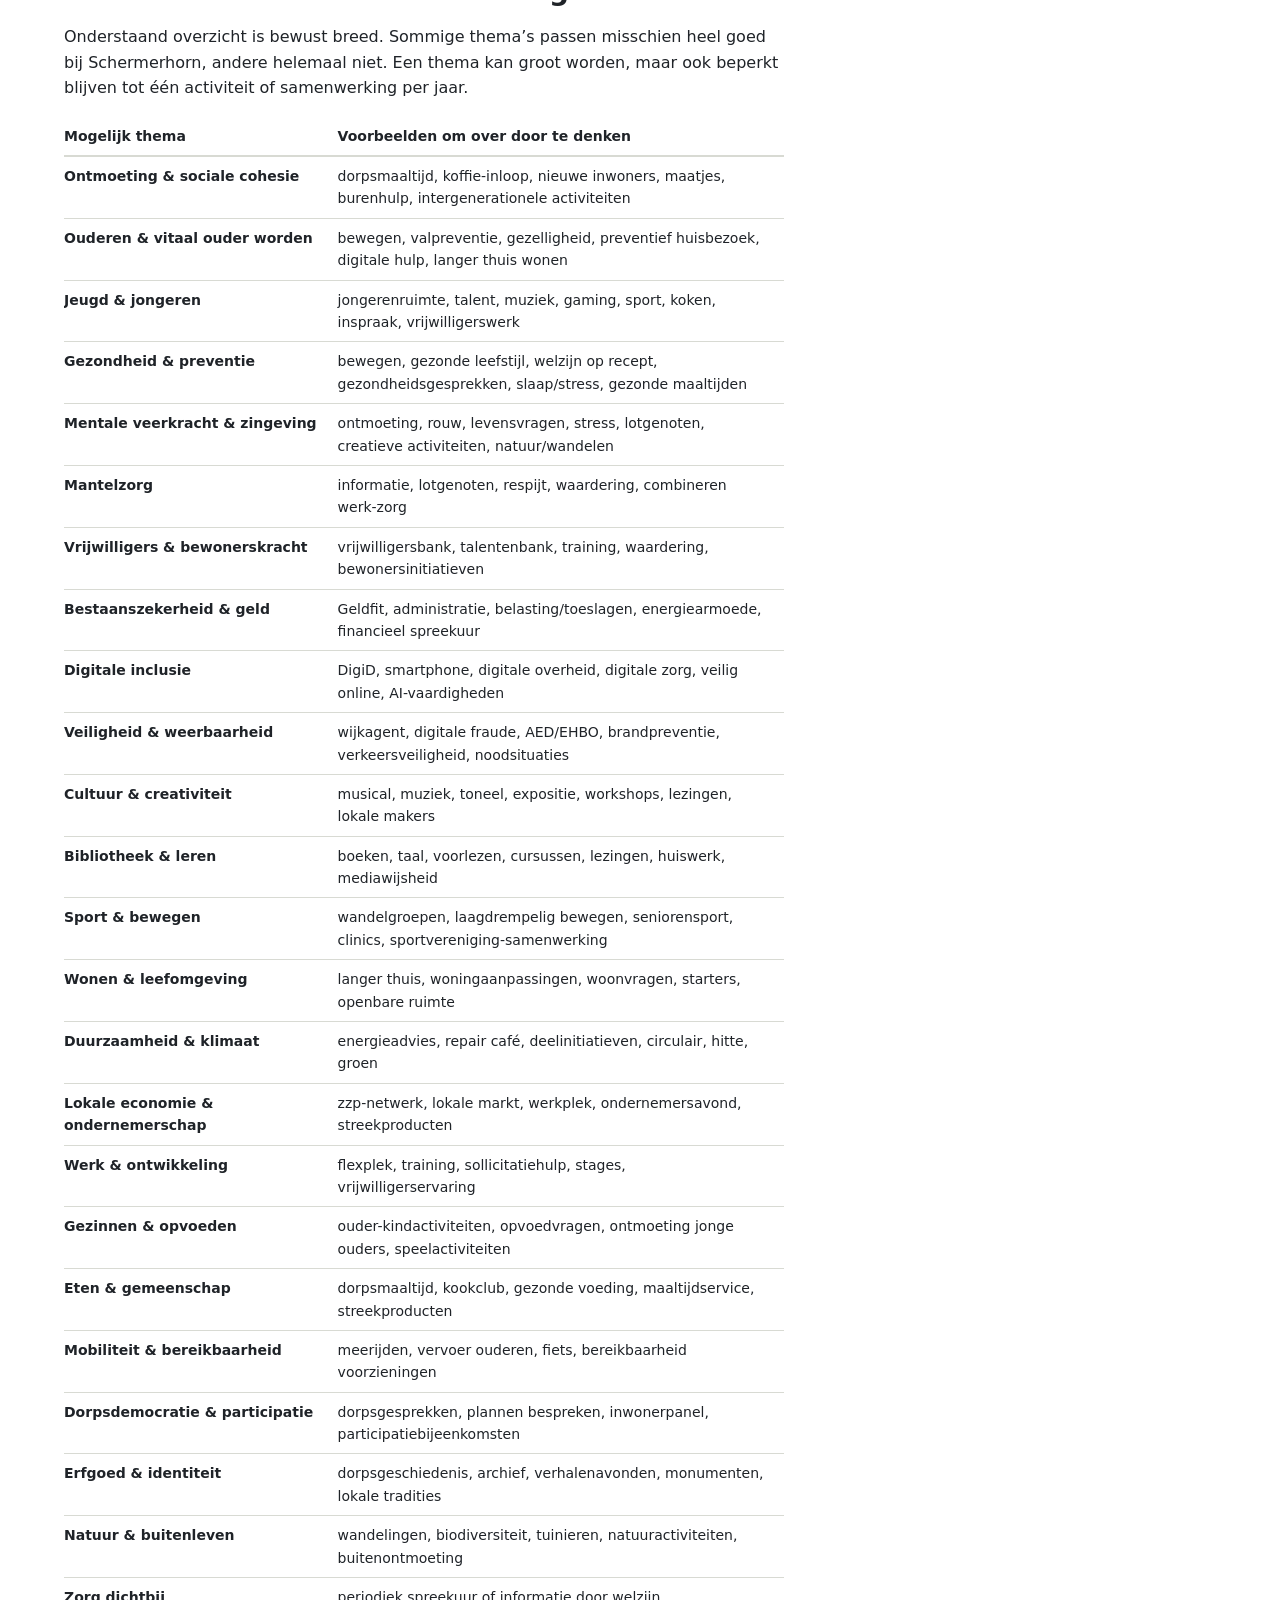
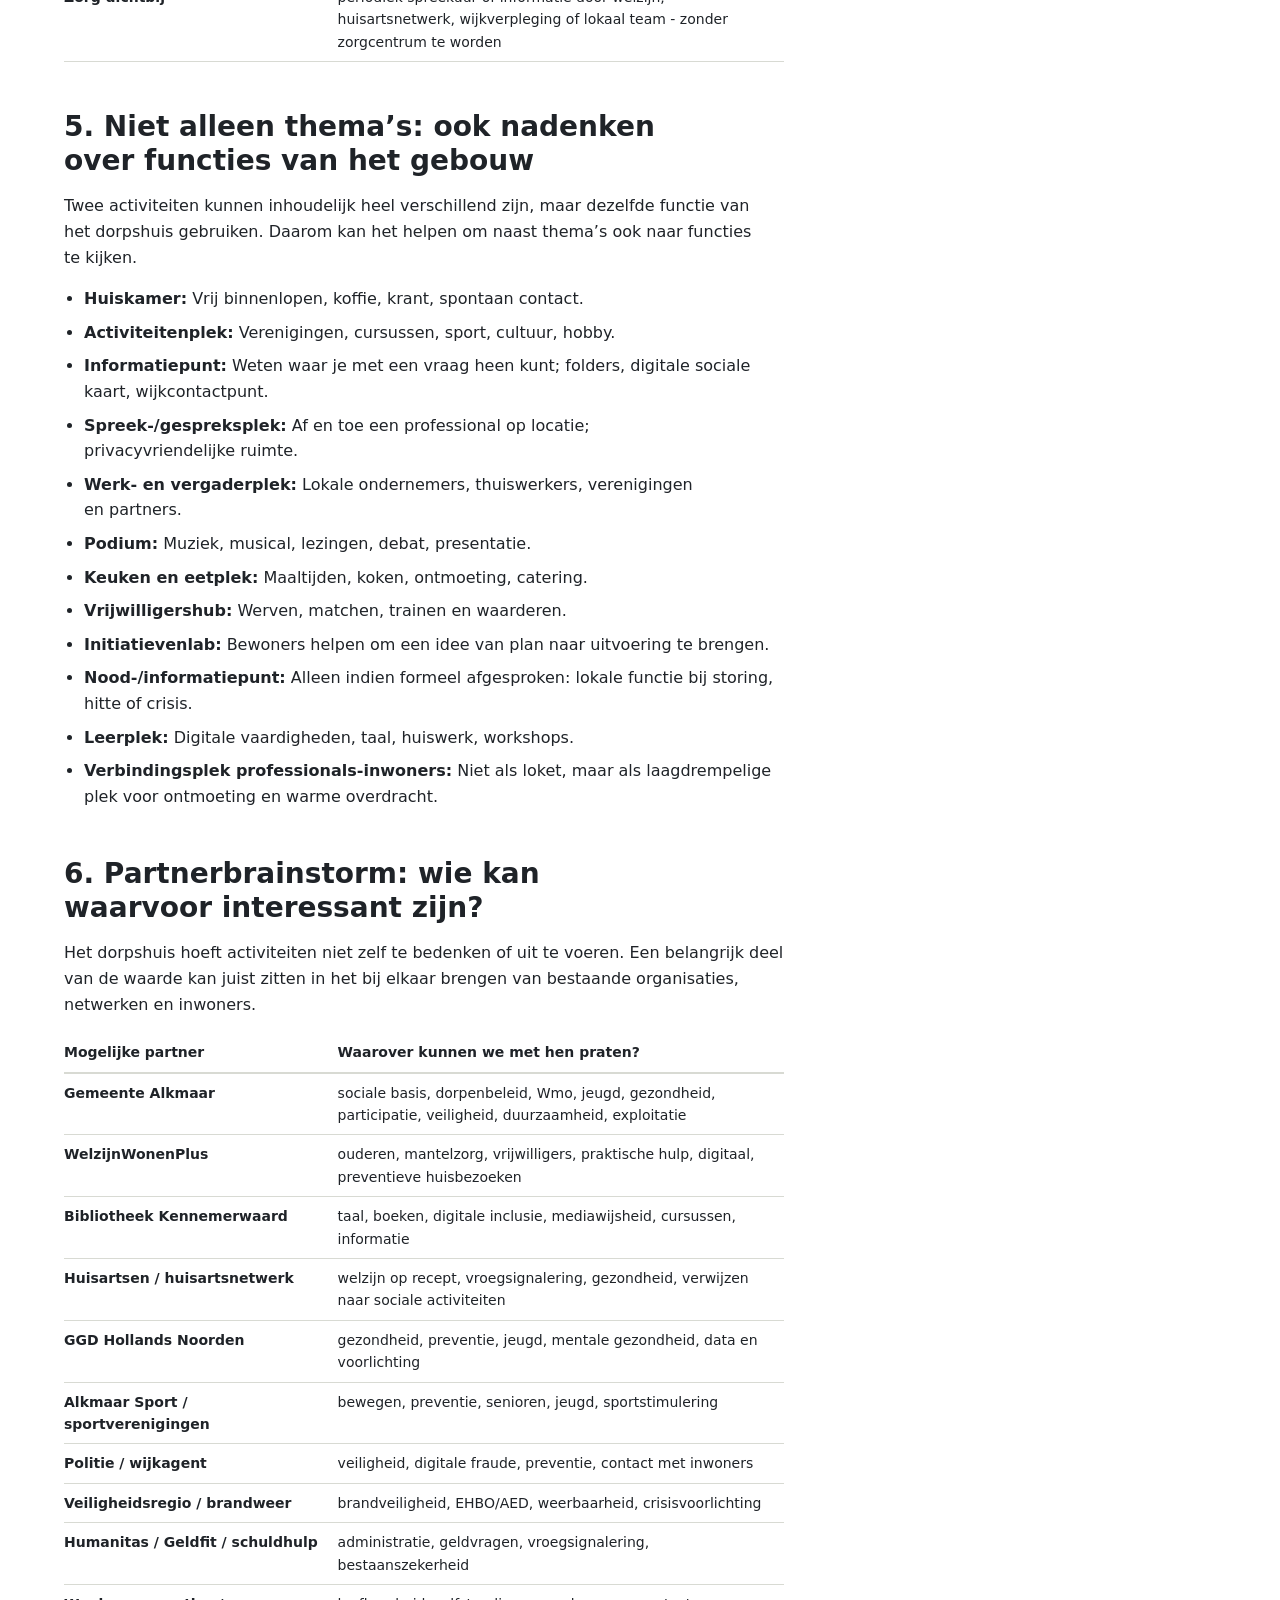
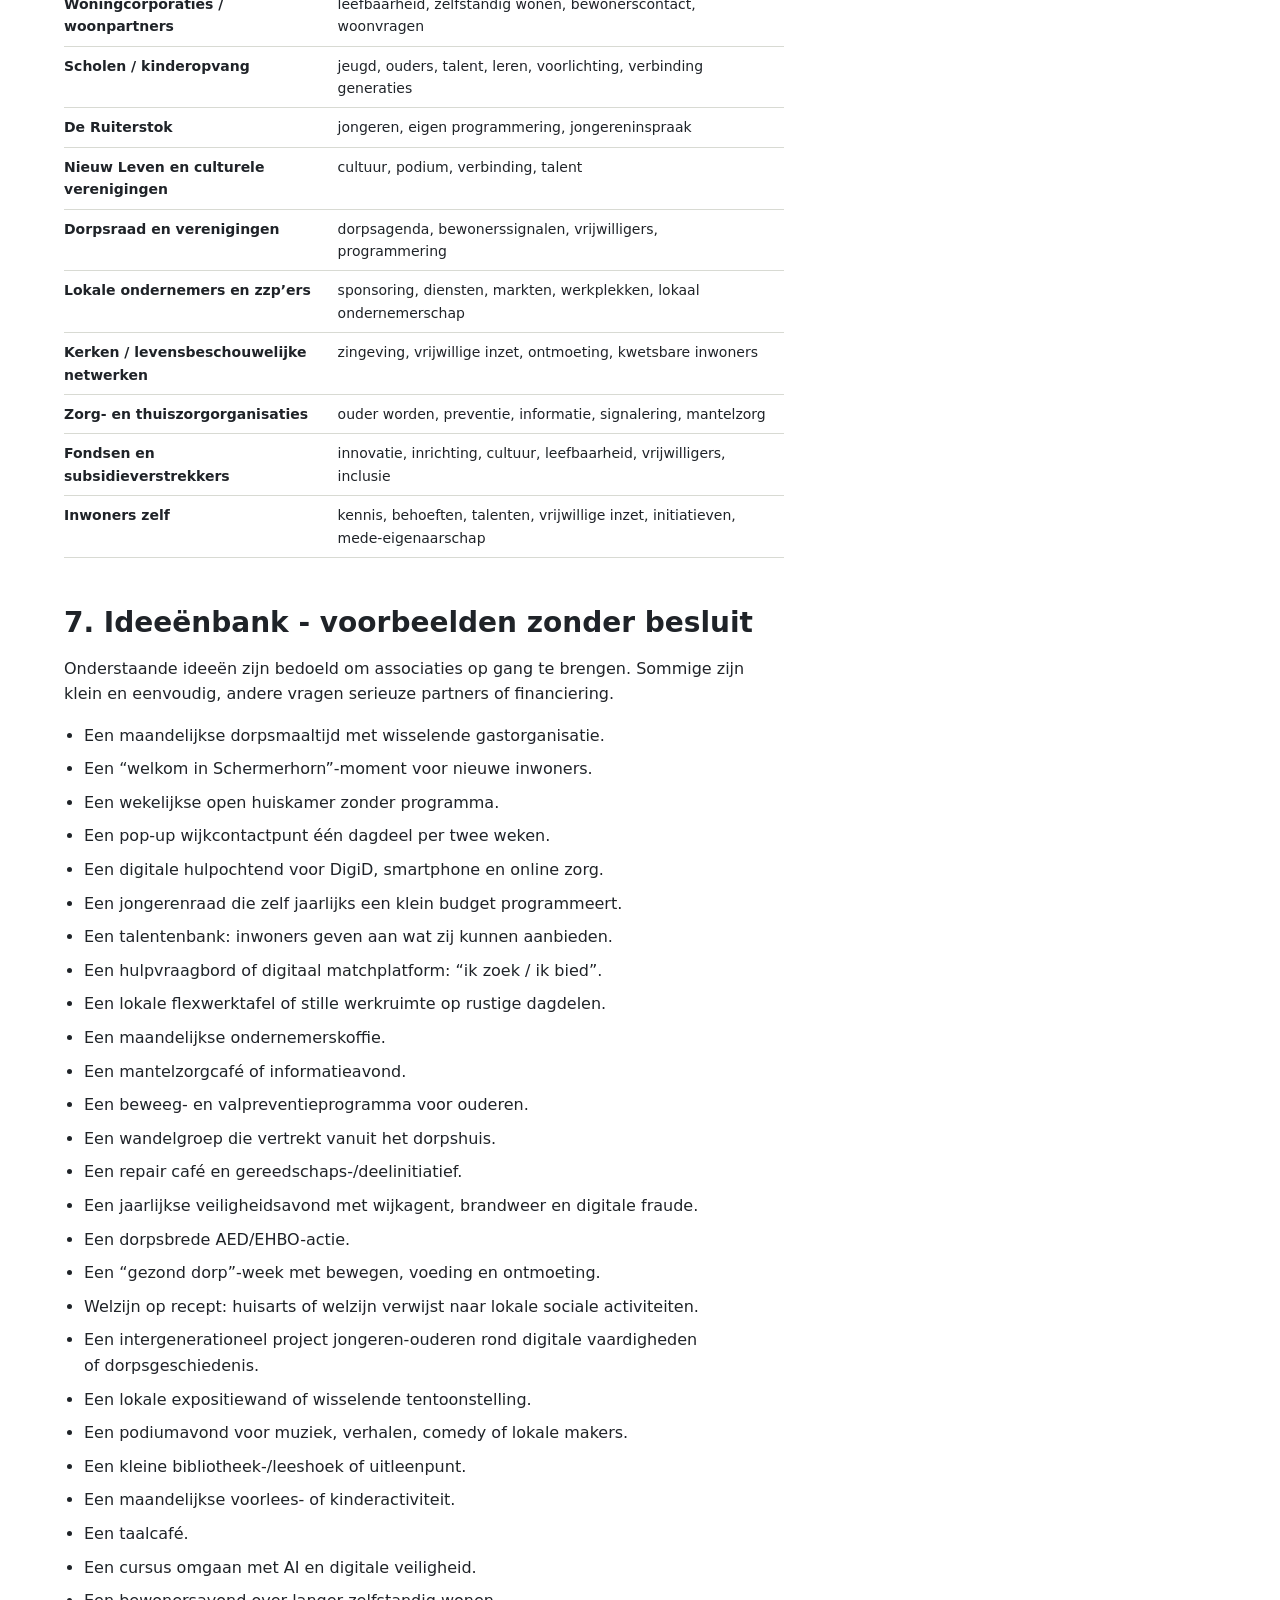
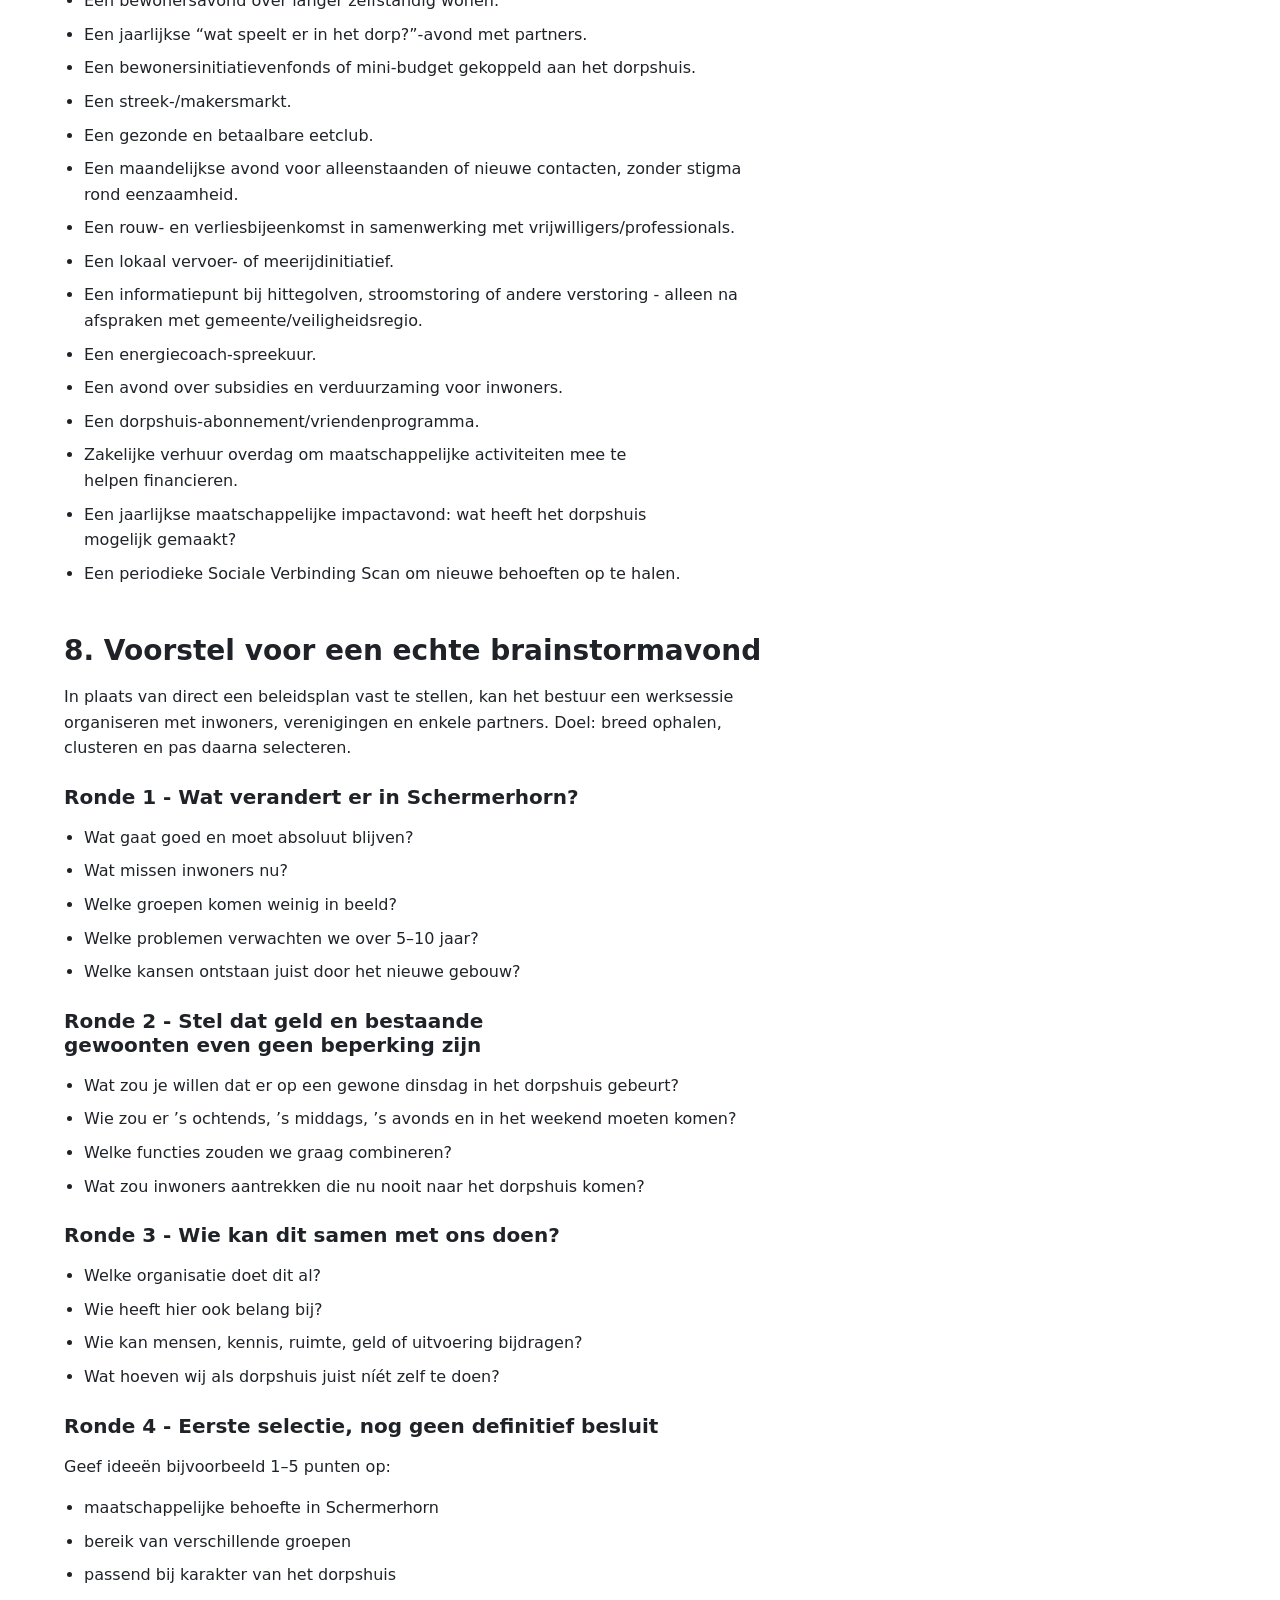
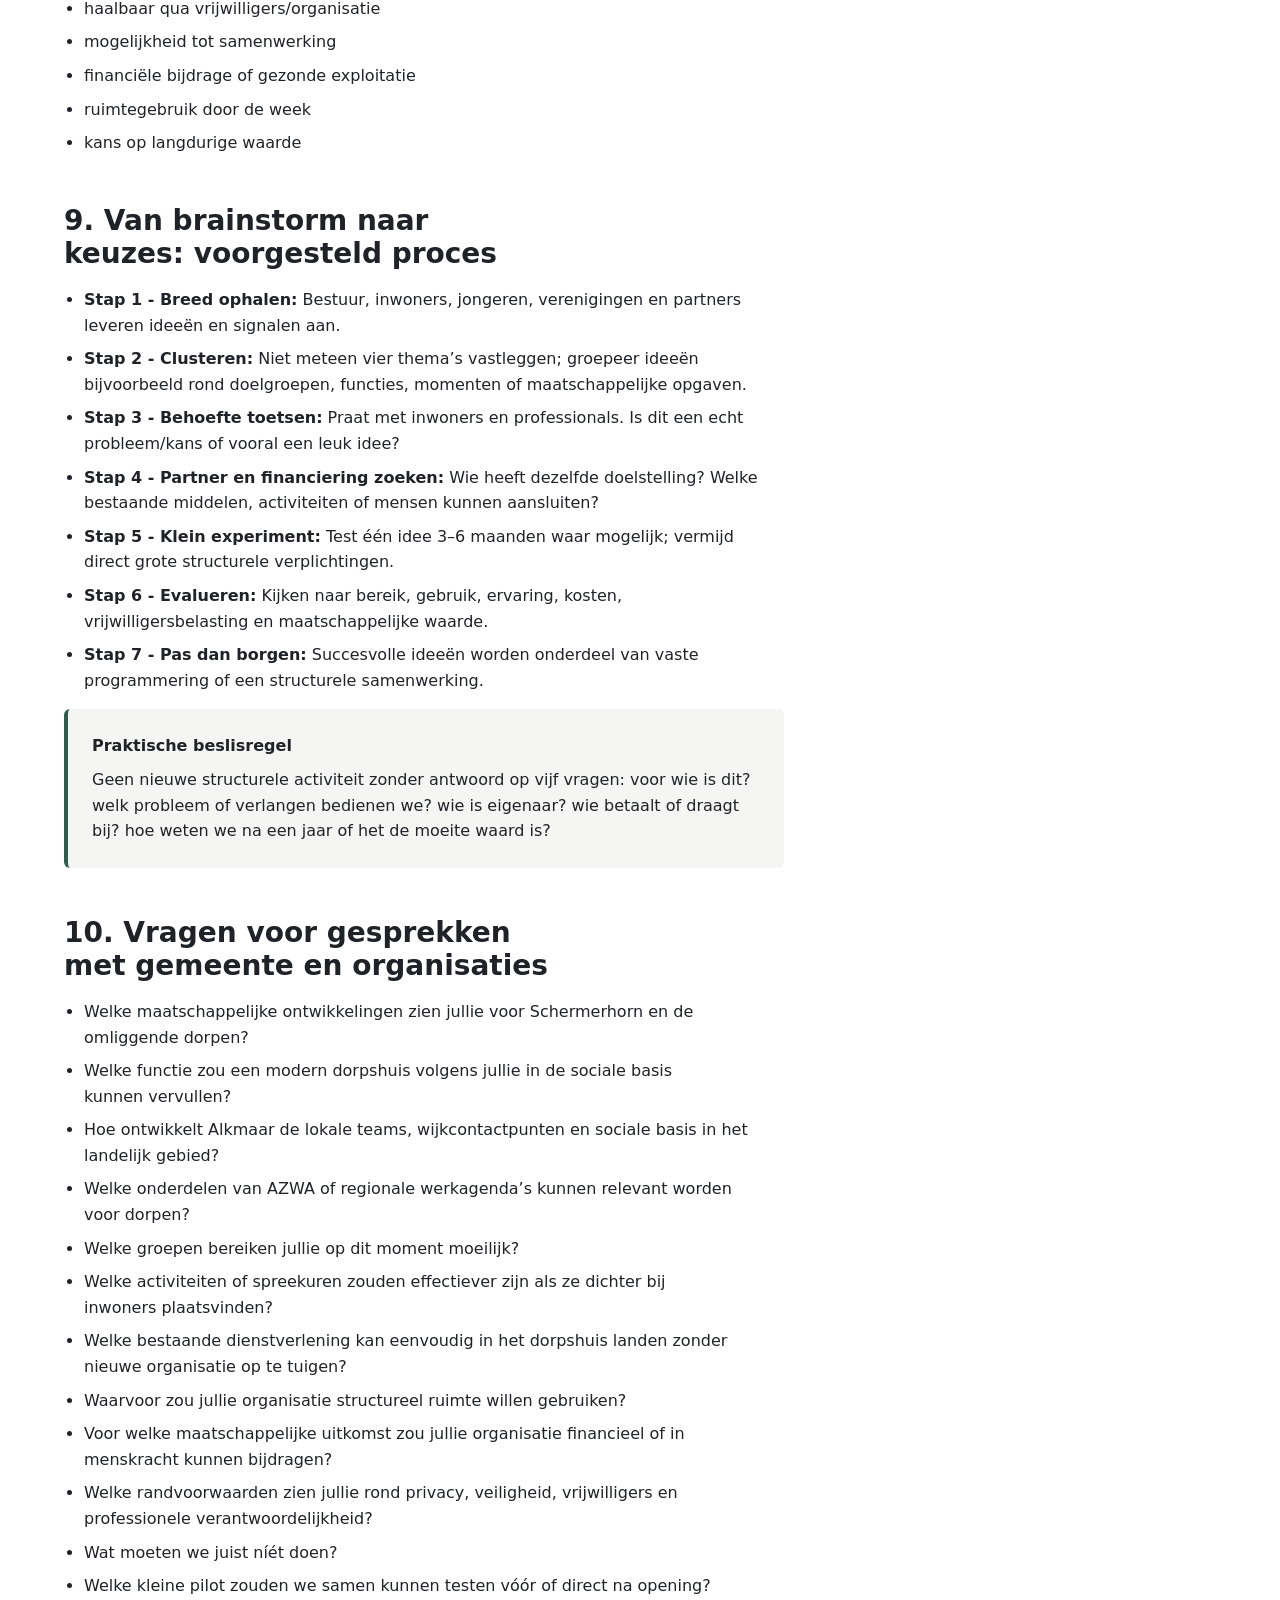
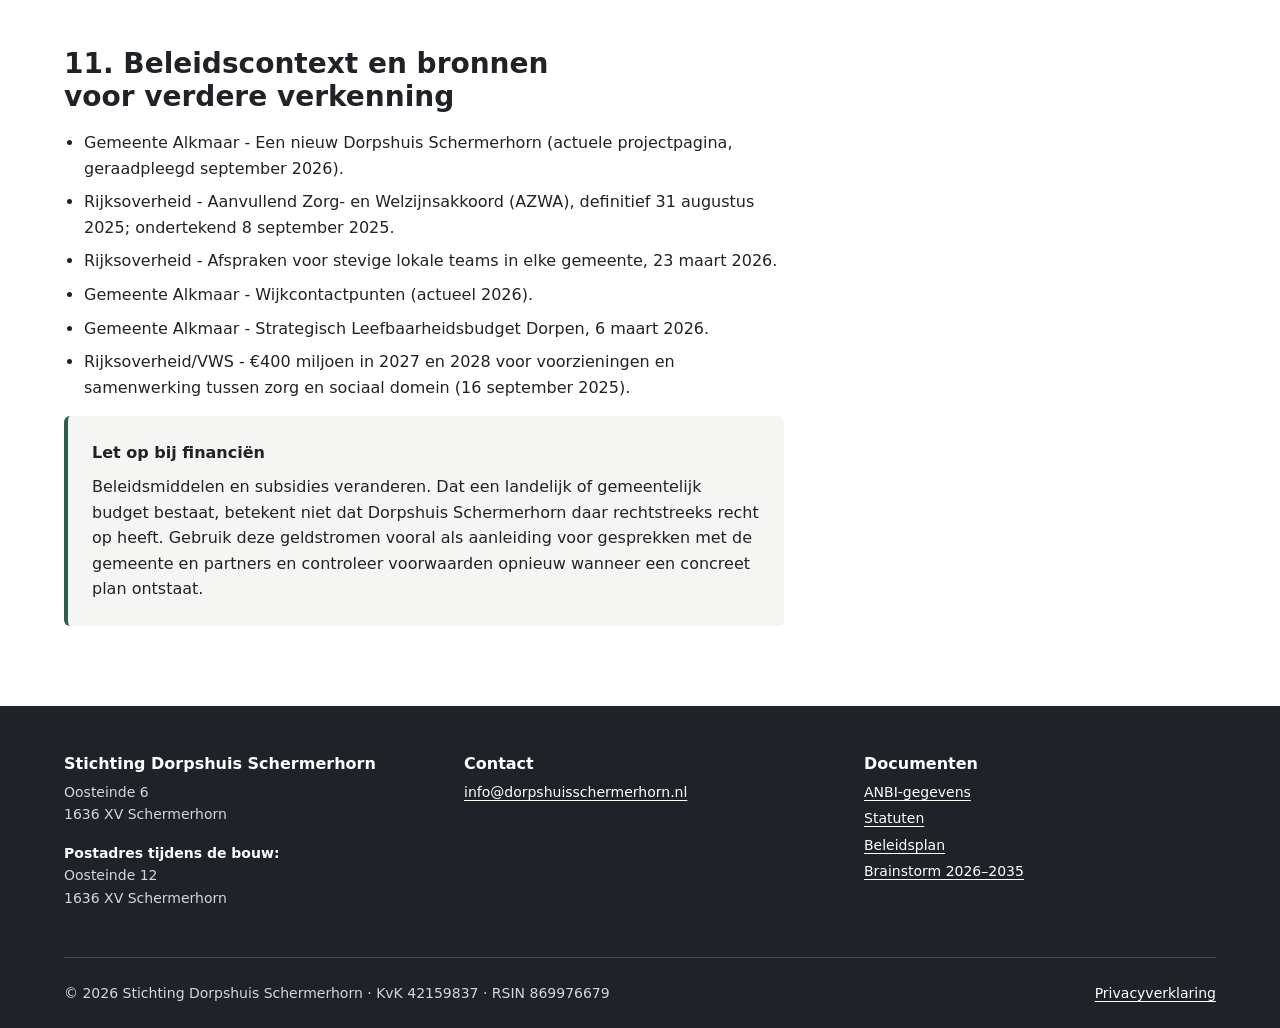
<file: brainstorm-2026-2035.html>
<!doctype html>
<html lang="nl">
<head>
  <meta charset="utf-8">
  <meta name="viewport" content="width=device-width, initial-scale=1">
  <title>Brainstorm 2026–2035 | Stichting Dorpshuis Schermerhorn</title>
  <meta name="description" content="Brainstormdocument over de mogelijke maatschappelijke rollen, thema’s, partners en financieringsrichtingen van Dorpshuis Schermerhorn in 2026–2035.">
  <script>document.documentElement.classList.add('js');</script>
  <link rel="stylesheet" href="style.css">
  <script src="main.js" defer></script>
</head>
<body>
  <a class="skip-link" href="#main">Direct naar de inhoud</a>

  <header class="site-header">
    <div class="container">
      <a class="site-logo" href="index.html">Dorpshuis Schermerhorn <span>Stichting</span></a>
      <button class="nav-toggle" type="button" aria-expanded="false" aria-controls="site-nav">
        <span class="nav-toggle__icon" aria-hidden="true"></span>
        Menu
      </button>
      <nav class="site-nav" id="site-nav" aria-label="Hoofdmenu">
        <ul>
          <li><a href="index.html">Home</a></li>
          <li><a href="over-ons.html">Over ons</a></li>
          <li><a href="vrijwilligers.html">Vrijwilligers</a></li>
          <li><a href="talentenkaart.html">Talentenkaart</a></li>
          <li><a href="anbi.html">ANBI</a></li>
        </ul>
      </nav>
    </div>
  </header>

  <main id="main">
    <header class="page-header">
      <div class="container">
        <nav class="breadcrumb" aria-label="Kruimelpad">
          <ol>
            <li><a href="index.html">Home</a></li>
            <li aria-current="page">Brainstorm 2026&ndash;2035</li>
          </ol>
        </nav>
        <h1>Dorpshuis Schermerhorn 2026&ndash;2035</h1>
        <p>Brainstormdocument: mogelijke maatschappelijke rollen, thema&rsquo;s, partners en financieringsrichtingen. Werkversie voor gesprek en idee&euml;nvorming, september 2026.</p>
      </div>
    </header>
    <section class="section">
      <div class="container">
        <div class="prose">
          <aside class="callout">
            <p class="callout__title">Dit document is nadrukkelijk géén vastgesteld plan</p>
            <p>Het is een brede menukaart voor bestuur, inwoners en partners. De bedoeling is om eerst breed te verkennen wat bij Schermerhorn past, welke behoeften er leven en waar maatschappelijke en financiële kansen ontstaan. Pas daarna worden enkele prioriteiten gekozen.</p>
          </aside>
          <h2>1. Waarom nu breed brainstormen?</h2>
          <p>Schermerhorn krijgt een nieuw dorpshuis. Volgens de gemeente moet het nieuwe gebouw centraal in het dorp jong en oud samenbrengen en bijdragen aan leefbaarheid en vitaliteit. De huidige ontwikkeling biedt daarom niet alleen een bouwkundige kans, maar ook een kans om opnieuw te bedenken welke rol een dorpshuis in de komende tien tot vijftien jaar kan vervullen.</p>
          <p class="source"><strong>Bron / context:</strong> Gemeente Alkmaar, projectpagina Nieuw Dorpshuis Schermerhorn. Het definitief ontwerp is vastgesteld; sloop/nieuwbouw wordt voorbereid.</p>
          <p>Tegelijk verandert de omgeving rondom zorg, welzijn en lokale gemeenschappen. Het AZWA zet sterker in op samenwerking tussen medisch en sociaal domein, preventie en ondersteuning in de eigen wijk of regio. In 2026 zijn bovendien landelijke afspraken gemaakt over stevige lokale teams. Alkmaar werkt al met wijkcontactpunten en investeert in dorpsgerichte leefbaarheid. Daardoor ontstaan nieuwe vragen én kansen voor plekken waar inwoners elkaar vanzelf ontmoeten.</p>
          <p class="source"><strong>Bron / context:</strong> Rijksoverheid: AZWA 2025; convenant Stevige lokale teams 2026; Gemeente Alkmaar: wijkcontactpunten en Strategisch Leefbaarheidsbudget Dorpen 2026.</p>
          <aside class="callout">
            <p class="callout__title">Centrale brainstormvraag</p>
            <p>Als we vandaag opnieuw mochten bedenken wat een dorpshuis in 2035 voor Schermerhorn kan betekenen, welke functies zouden we dan willen combineren - zonder dat het zijn karakter als dorpshuis verliest?</p>
          </aside>
          <h3>Wat willen we in deze fase nog níét doen?</h3>
          <ul>
            <li>Nu al vier of vijf vaste thema’s kiezen.</li>
            <li>Van iedere maatschappelijke ontwikkeling meteen een project maken.</li>
            <li>Het dorpshuis veranderen in een zorglocatie of gemeenteloket.</li>
            <li>Tijdelijke subsidies als uitgangspunt nemen voor structurele kosten.</li>
            <li>Alle goede ideeën zelf als bestuur uitvoeren.</li>
          </ul>
          <h3>Wat willen we wél doen?</h3>
          <ul>
            <li>Breed denken over behoeften van inwoners en toekomstige maatschappelijke veranderingen.</li>
            <li>In kaart brengen welke functies elkaar kunnen versterken.</li>
            <li>Onderzoeken welke organisaties al iets doen en waar het dorpshuis alleen hoeft te verbinden.</li>
            <li>Kijken welke maatschappelijke functies ook bijdragen aan een gezonde exploitatie.</li>
            <li>Later samen met inwoners en partners kiezen welke 3–6 richtingen echt bij Schermerhorn passen.</li>
          </ul>
          <h2>2. Ontwikkelingen die kansen of vragen opleveren</h2>
          <p>Onderstaande ontwikkelingen zijn geen opdrachten voor het dorpshuis. Ze zijn vooral een bril om mee te kijken: welke daarvan merken we in Schermerhorn, en kan het dorpshuis daar een passende rol in spelen?</p>
          <div class="table-wrap">
            <table>
              <thead>
                <tr><th scope="col">Ontwikkeling</th><th scope="col">Mogelijke betekenis voor Schermerhorn</th></tr>
              </thead>
              <tbody>
                <tr><th scope="row">Vergrijzing en langer zelfstandig wonen</th><td>Meer ouderen wonen langer thuis. Ontmoeting, bewegen, praktische hulp, mantelzorg en toegankelijkheid worden belangrijker.</td></tr>
                <tr><th scope="row">Druk op zorg en personeel</th><td>Niet elke vraag kan professioneel worden opgelost. Informele netwerken, preventie en vroegtijdige ondersteuning krijgen meer gewicht.</td></tr>
                <tr><th scope="row">AZWA en zorg-welzijnssamenwerking</th><td>Landelijk wordt samenwerking tussen zorg en sociaal domein versterkt; onderwerpen zijn onder meer vitaal ouder worden, gezonde leefstijl en kansrijk opgroeien.</td></tr>
                <tr><th scope="row">Stevige lokale teams</th><td>Ondersteuning moet laagdrempeliger en dichter bij gezinnen en inwoners beschikbaar zijn, met brede aandacht voor de leefomgeving.</td></tr>
                <tr><th scope="row">Sociale verbinding en eenzaamheid</th><td>Een plek waar mensen vanzelf andere mensen tegenkomen kan een steeds belangrijkere maatschappelijke voorziening worden.</td></tr>
                <tr><th scope="row">Mentale gezondheid en normaliseren</th><td>Er is behoefte aan sociale steun, zingeving, bewegen en meedoen naast formele hulpverlening.</td></tr>
                <tr><th scope="row">Jeugd en kansrijk opgroeien</th><td>Jongeren hebben niet alleen hulp nodig wanneer iets misgaat, maar ook plekken voor ontmoeting, talent, inspraak en betekenisvolle activiteiten.</td></tr>
                <tr><th scope="row">Mantelzorg en vrijwilligers</th><td>Meer wordt gevraagd van informele helpers; tegelijkertijd moeten vrijwilligerswerk en mantelzorg ook houdbaar en aantrekkelijk blijven.</td></tr>
                <tr><th scope="row">Digitale samenleving</th><td>DigiD, digitale zorg, AI en online dienstverlening bieden kansen maar sluiten sommige inwoners uit.</td></tr>
                <tr><th scope="row">Bestaanszekerheid</th><td>Geldzorgen, administratie en voorzieningen raken gezondheid, participatie en gezinsleven.</td></tr>
                <tr><th scope="row">Veiligheid en weerbaarheid</th><td>Digitale fraude, verkeersveiligheid, brandveiligheid, crisisvoorbereiding en sociale veiligheid vragen lokale aandacht.</td></tr>
                <tr><th scope="row">Klimaat en energie</th><td>Hitte, energieprijzen, verduurzaming en lokale weerbaarheid raken ook maatschappelijke gebouwen en bewoners.</td></tr>
                <tr><th scope="row">Minder lokale voorzieningen</th><td>Als voorzieningen verdwijnen, wordt de waarde van een multifunctionele ontmoetingsplek groter.</td></tr>
                <tr><th scope="row">Lokale identiteit en cultuur</th><td>Culturele activiteiten, erfgoed, muziek en tradities versterken binding met het dorp.</td></tr>
                <tr><th scope="row">Anders werken en leren</th><td>Meer thuis- en hybride werk kan vraag creëren naar lokale werk-, vergader- of leerplekken.</td></tr>
                <tr><th scope="row">Burgerinitiatieven en participatie</th><td>Overheden verwachten steeds vaker samenwerking met inwoners; daarvoor zijn toegankelijke plekken en netwerken nodig.</td></tr>
              </tbody>
            </table>
          </div>
          <h2>3. Financiële ontwikkelingen: waar kan een nieuw dorpshuis op inspelen?</h2>
          <p>De financiële gedachte hoeft niet te zijn: “voor welk potje kunnen we iets bedenken?” Sterker is: eerst vaststellen welke maatschappelijke functie waarde heeft, daarna bekijken wie daar belang bij heeft en welke geldstroom daarbij hoort.</p>
          <h3>Structurele gemeentelijke middelen</h3>
          <p>Mogelijk voor de basisfunctie van het gebouw, leefbaarheid of structurele maatschappelijke afspraken. Dit vraagt een ander gesprek dan een losse subsidieaanvraag.</p>
          <h3>AZWA / regionale gezondheids- en welzijnsmiddelen</h3>
          <p>Kunnen via gemeente en regionale partners kansen geven voor preventie, zorg-welzijnssamenwerking en sociale basis. Niet rechtstreeks of automatisch voor een dorpshuis.</p>
          <h3>Jeugd- en sociale-basismiddelen</h3>
          <p>Stevige lokale teams en hervorming jeugd leggen nadruk op sterke basisvoorzieningen en vroegtijdige ondersteuning.</p>
          <h3>Lokale leefbaarheidsmiddelen</h3>
          <p>Alkmaar heeft sinds 2026 een Strategisch Leefbaarheidsbudget Dorpen van €50.000 per jaar voor plannen die sociale verbinding, voorzieningen of leefbaarheid versterken.</p>
          <h3>Programmasubsidies</h3>
          <p>Gezondheid, sport, cultuur, vrijwilligers, duurzaamheid, digitale inclusie, armoede of mantelzorg kunnen eigen tijdelijke regelingen hebben.</p>
          <h3>Partnerbijdragen</h3>
          <p>Een partner kan een vaste bijdrage betalen als het dorpshuis structureel ruimte, bereik of uitvoering mogelijk maakt.</p>
          <h3>Eigen inkomsten</h3>
          <p>Horeca, zaalhuur, feesten, werkplekken, cursussen, zakelijke verhuur en andere activiteiten maken de exploitatie minder subsidieafhankelijk.</p>
          <h3>Lokale gemeenschap</h3>
          <p>Vriendenprogramma, sponsoring, acties, donaties en lokale ondernemers kunnen aanvullend bijdragen.</p>
          <p class="source"><strong>Bron / context:</strong> Rijksoverheid/VWS: in 2027 en 2028 is landelijk €400 miljoen voorzien voor voorzieningen en samenwerking tussen zorg en sociaal domein; Gemeente Alkmaar: SLD 2026 €50.000 per jaar. Beschikbaarheid voor Schermerhorn is niet automatisch.</p>
          <aside class="callout">
            <p class="callout__title">Financiële brainstormvraag</p>
            <p>Welke maatschappelijke functies leveren zoveel waarde op dat een gemeente, maatschappelijke organisatie, fonds, ondernemer óf gebruiker er structureel voor zou willen bijdragen?</p>
          </aside>
          <h2>4. Brede themamenukaart - nog niets kiezen</h2>
          <p>Onderstaand overzicht is bewust breed. Sommige thema’s passen misschien heel goed bij Schermerhorn, andere helemaal niet. Een thema kan groot worden, maar ook beperkt blijven tot één activiteit of samenwerking per jaar.</p>
          <div class="table-wrap">
            <table>
              <thead>
                <tr><th scope="col">Mogelijk thema</th><th scope="col">Voorbeelden om over door te denken</th></tr>
              </thead>
              <tbody>
                <tr><th scope="row">Ontmoeting &amp; sociale cohesie</th><td>dorpsmaaltijd, koffie-inloop, nieuwe inwoners, maatjes, burenhulp, intergenerationele activiteiten</td></tr>
                <tr><th scope="row">Ouderen &amp; vitaal ouder worden</th><td>bewegen, valpreventie, gezelligheid, preventief huisbezoek, digitale hulp, langer thuis wonen</td></tr>
                <tr><th scope="row">Jeugd &amp; jongeren</th><td>jongerenruimte, talent, muziek, gaming, sport, koken, inspraak, vrijwilligerswerk</td></tr>
                <tr><th scope="row">Gezondheid &amp; preventie</th><td>bewegen, gezonde leefstijl, welzijn op recept, gezondheidsgesprekken, slaap/stress, gezonde maaltijden</td></tr>
                <tr><th scope="row">Mentale veerkracht &amp; zingeving</th><td>ontmoeting, rouw, levensvragen, stress, lotgenoten, creatieve activiteiten, natuur/wandelen</td></tr>
                <tr><th scope="row">Mantelzorg</th><td>informatie, lotgenoten, respijt, waardering, combineren werk-zorg</td></tr>
                <tr><th scope="row">Vrijwilligers &amp; bewonerskracht</th><td>vrijwilligersbank, talentenbank, training, waardering, bewonersinitiatieven</td></tr>
                <tr><th scope="row">Bestaanszekerheid &amp; geld</th><td>Geldfit, administratie, belasting/toeslagen, energiearmoede, financieel spreekuur</td></tr>
                <tr><th scope="row">Digitale inclusie</th><td>DigiD, smartphone, digitale overheid, digitale zorg, veilig online, AI-vaardigheden</td></tr>
                <tr><th scope="row">Veiligheid &amp; weerbaarheid</th><td>wijkagent, digitale fraude, AED/EHBO, brandpreventie, verkeersveiligheid, noodsituaties</td></tr>
                <tr><th scope="row">Cultuur &amp; creativiteit</th><td>musical, muziek, toneel, expositie, workshops, lezingen, lokale makers</td></tr>
                <tr><th scope="row">Bibliotheek &amp; leren</th><td>boeken, taal, voorlezen, cursussen, lezingen, huiswerk, mediawijsheid</td></tr>
                <tr><th scope="row">Sport &amp; bewegen</th><td>wandelgroepen, laagdrempelig bewegen, seniorensport, clinics, sportvereniging-samenwerking</td></tr>
                <tr><th scope="row">Wonen &amp; leefomgeving</th><td>langer thuis, woningaanpassingen, woonvragen, starters, openbare ruimte</td></tr>
                <tr><th scope="row">Duurzaamheid &amp; klimaat</th><td>energieadvies, repair café, deelinitiatieven, circulair, hitte, groen</td></tr>
                <tr><th scope="row">Lokale economie &amp; ondernemerschap</th><td>zzp-netwerk, lokale markt, werkplek, ondernemersavond, streekproducten</td></tr>
                <tr><th scope="row">Werk &amp; ontwikkeling</th><td>flexplek, training, sollicitatiehulp, stages, vrijwilligerservaring</td></tr>
                <tr><th scope="row">Gezinnen &amp; opvoeden</th><td>ouder-kindactiviteiten, opvoedvragen, ontmoeting jonge ouders, speelactiviteiten</td></tr>
                <tr><th scope="row">Eten &amp; gemeenschap</th><td>dorpsmaaltijd, kookclub, gezonde voeding, maaltijdservice, streekproducten</td></tr>
                <tr><th scope="row">Mobiliteit &amp; bereikbaarheid</th><td>meerijden, vervoer ouderen, fiets, bereikbaarheid voorzieningen</td></tr>
                <tr><th scope="row">Dorpsdemocratie &amp; participatie</th><td>dorpsgesprekken, plannen bespreken, inwonerpanel, participatiebijeenkomsten</td></tr>
                <tr><th scope="row">Erfgoed &amp; identiteit</th><td>dorpsgeschiedenis, archief, verhalenavonden, monumenten, lokale tradities</td></tr>
                <tr><th scope="row">Natuur &amp; buitenleven</th><td>wandelingen, biodiversiteit, tuinieren, natuuractiviteiten, buitenontmoeting</td></tr>
                <tr><th scope="row">Zorg dichtbij</th><td>periodiek spreekuur of informatie door welzijn, huisartsnetwerk, wijkverpleging of lokaal team - zonder zorgcentrum te worden</td></tr>
              </tbody>
            </table>
          </div>
          <h2>5. Niet alleen thema’s: ook nadenken over functies van het gebouw</h2>
          <p>Twee activiteiten kunnen inhoudelijk heel verschillend zijn, maar dezelfde functie van het dorpshuis gebruiken. Daarom kan het helpen om naast thema’s ook naar functies te kijken.</p>
          <ul>
            <li><strong>Huiskamer:</strong> Vrij binnenlopen, koffie, krant, spontaan contact.</li>
            <li><strong>Activiteitenplek:</strong> Verenigingen, cursussen, sport, cultuur, hobby.</li>
            <li><strong>Informatiepunt:</strong> Weten waar je met een vraag heen kunt; folders, digitale sociale kaart, wijkcontactpunt.</li>
            <li><strong>Spreek-/gespreksplek:</strong> Af en toe een professional op locatie; privacyvriendelijke ruimte.</li>
            <li><strong>Werk- en vergaderplek:</strong> Lokale ondernemers, thuiswerkers, verenigingen en partners.</li>
            <li><strong>Podium:</strong> Muziek, musical, lezingen, debat, presentatie.</li>
            <li><strong>Keuken en eetplek:</strong> Maaltijden, koken, ontmoeting, catering.</li>
            <li><strong>Vrijwilligershub:</strong> Werven, matchen, trainen en waarderen.</li>
            <li><strong>Initiatievenlab:</strong> Bewoners helpen om een idee van plan naar uitvoering te brengen.</li>
            <li><strong>Nood-/informatiepunt:</strong> Alleen indien formeel afgesproken: lokale functie bij storing, hitte of crisis.</li>
            <li><strong>Leerplek:</strong> Digitale vaardigheden, taal, huiswerk, workshops.</li>
            <li><strong>Verbindingsplek professionals-inwoners:</strong> Niet als loket, maar als laagdrempelige plek voor ontmoeting en warme overdracht.</li>
          </ul>
          <h2>6. Partnerbrainstorm: wie kan waarvoor interessant zijn?</h2>
          <p>Het dorpshuis hoeft activiteiten niet zelf te bedenken of uit te voeren. Een belangrijk deel van de waarde kan juist zitten in het bij elkaar brengen van bestaande organisaties, netwerken en inwoners.</p>
          <div class="table-wrap">
            <table>
              <thead>
                <tr><th scope="col">Mogelijke partner</th><th scope="col">Waarover kunnen we met hen praten?</th></tr>
              </thead>
              <tbody>
                <tr><th scope="row">Gemeente Alkmaar</th><td>sociale basis, dorpenbeleid, Wmo, jeugd, gezondheid, participatie, veiligheid, duurzaamheid, exploitatie</td></tr>
                <tr><th scope="row">WelzijnWonenPlus</th><td>ouderen, mantelzorg, vrijwilligers, praktische hulp, digitaal, preventieve huisbezoeken</td></tr>
                <tr><th scope="row">Bibliotheek Kennemerwaard</th><td>taal, boeken, digitale inclusie, mediawijsheid, cursussen, informatie</td></tr>
                <tr><th scope="row">Huisartsen / huisartsnetwerk</th><td>welzijn op recept, vroegsignalering, gezondheid, verwijzen naar sociale activiteiten</td></tr>
                <tr><th scope="row">GGD Hollands Noorden</th><td>gezondheid, preventie, jeugd, mentale gezondheid, data en voorlichting</td></tr>
                <tr><th scope="row">Alkmaar Sport / sportverenigingen</th><td>bewegen, preventie, senioren, jeugd, sportstimulering</td></tr>
                <tr><th scope="row">Politie / wijkagent</th><td>veiligheid, digitale fraude, preventie, contact met inwoners</td></tr>
                <tr><th scope="row">Veiligheidsregio / brandweer</th><td>brandveiligheid, EHBO/AED, weerbaarheid, crisisvoorlichting</td></tr>
                <tr><th scope="row">Humanitas / Geldfit / schuldhulp</th><td>administratie, geldvragen, vroegsignalering, bestaanszekerheid</td></tr>
                <tr><th scope="row">Woningcorporaties / woonpartners</th><td>leefbaarheid, zelfstandig wonen, bewonerscontact, woonvragen</td></tr>
                <tr><th scope="row">Scholen / kinderopvang</th><td>jeugd, ouders, talent, leren, voorlichting, verbinding generaties</td></tr>
                <tr><th scope="row">De Ruiterstok</th><td>jongeren, eigen programmering, jongereninspraak</td></tr>
                <tr><th scope="row">Nieuw Leven en culturele verenigingen</th><td>cultuur, podium, verbinding, talent</td></tr>
                <tr><th scope="row">Dorpsraad en verenigingen</th><td>dorpsagenda, bewonerssignalen, vrijwilligers, programmering</td></tr>
                <tr><th scope="row">Lokale ondernemers en zzp’ers</th><td>sponsoring, diensten, markten, werkplekken, lokaal ondernemerschap</td></tr>
                <tr><th scope="row">Kerken / levensbeschouwelijke netwerken</th><td>zingeving, vrijwillige inzet, ontmoeting, kwetsbare inwoners</td></tr>
                <tr><th scope="row">Zorg- en thuiszorgorganisaties</th><td>ouder worden, preventie, informatie, signalering, mantelzorg</td></tr>
                <tr><th scope="row">Fondsen en subsidieverstrekkers</th><td>innovatie, inrichting, cultuur, leefbaarheid, vrijwilligers, inclusie</td></tr>
                <tr><th scope="row">Inwoners zelf</th><td>kennis, behoeften, talenten, vrijwillige inzet, initiatieven, mede-eigenaarschap</td></tr>
              </tbody>
            </table>
          </div>
          <h2>7. Ideeënbank - voorbeelden zonder besluit</h2>
          <p>Onderstaande ideeën zijn bedoeld om associaties op gang te brengen. Sommige zijn klein en eenvoudig, andere vragen serieuze partners of financiering.</p>
          <ul>
            <li>Een maandelijkse dorpsmaaltijd met wisselende gastorganisatie.</li>
            <li>Een “welkom in Schermerhorn”-moment voor nieuwe inwoners.</li>
            <li>Een wekelijkse open huiskamer zonder programma.</li>
            <li>Een pop-up wijkcontactpunt één dagdeel per twee weken.</li>
            <li>Een digitale hulpochtend voor DigiD, smartphone en online zorg.</li>
            <li>Een jongerenraad die zelf jaarlijks een klein budget programmeert.</li>
            <li>Een talentenbank: inwoners geven aan wat zij kunnen aanbieden.</li>
            <li>Een hulpvraagbord of digitaal matchplatform: “ik zoek / ik bied”.</li>
            <li>Een lokale flexwerktafel of stille werkruimte op rustige dagdelen.</li>
            <li>Een maandelijkse ondernemerskoffie.</li>
            <li>Een mantelzorgcafé of informatieavond.</li>
            <li>Een beweeg- en valpreventieprogramma voor ouderen.</li>
            <li>Een wandelgroep die vertrekt vanuit het dorpshuis.</li>
            <li>Een repair café en gereedschaps-/deelinitiatief.</li>
            <li>Een jaarlijkse veiligheidsavond met wijkagent, brandweer en digitale fraude.</li>
            <li>Een dorpsbrede AED/EHBO-actie.</li>
            <li>Een “gezond dorp”-week met bewegen, voeding en ontmoeting.</li>
            <li>Welzijn op recept: huisarts of welzijn verwijst naar lokale sociale activiteiten.</li>
            <li>Een intergenerationeel project jongeren-ouderen rond digitale vaardigheden of dorpsgeschiedenis.</li>
            <li>Een lokale expositiewand of wisselende tentoonstelling.</li>
            <li>Een podiumavond voor muziek, verhalen, comedy of lokale makers.</li>
            <li>Een kleine bibliotheek-/leeshoek of uitleenpunt.</li>
            <li>Een maandelijkse voorlees- of kinderactiviteit.</li>
            <li>Een taalcafé.</li>
            <li>Een cursus omgaan met AI en digitale veiligheid.</li>
            <li>Een bewonersavond over langer zelfstandig wonen.</li>
            <li>Een jaarlijkse “wat speelt er in het dorp?”-avond met partners.</li>
            <li>Een bewonersinitiatievenfonds of mini-budget gekoppeld aan het dorpshuis.</li>
            <li>Een streek-/makersmarkt.</li>
            <li>Een gezonde en betaalbare eetclub.</li>
            <li>Een maandelijkse avond voor alleenstaanden of nieuwe contacten, zonder stigma rond eenzaamheid.</li>
            <li>Een rouw- en verliesbijeenkomst in samenwerking met vrijwilligers/professionals.</li>
            <li>Een lokaal vervoer- of meerijdinitiatief.</li>
            <li>Een informatiepunt bij hittegolven, stroomstoring of andere verstoring - alleen na afspraken met gemeente/veiligheidsregio.</li>
            <li>Een energiecoach-spreekuur.</li>
            <li>Een avond over subsidies en verduurzaming voor inwoners.</li>
            <li>Een dorpshuis-abonnement/vriendenprogramma.</li>
            <li>Zakelijke verhuur overdag om maatschappelijke activiteiten mee te helpen financieren.</li>
            <li>Een jaarlijkse maatschappelijke impactavond: wat heeft het dorpshuis mogelijk gemaakt?</li>
            <li>Een periodieke Sociale Verbinding Scan om nieuwe behoeften op te halen.</li>
          </ul>
          <h2>8. Voorstel voor een echte brainstormavond</h2>
          <p>In plaats van direct een beleidsplan vast te stellen, kan het bestuur een werksessie organiseren met inwoners, verenigingen en enkele partners. Doel: breed ophalen, clusteren en pas daarna selecteren.</p>
          <h3>Ronde 1 - Wat verandert er in Schermerhorn?</h3>
          <ul>
            <li>Wat gaat goed en moet absoluut blijven?</li>
            <li>Wat missen inwoners nu?</li>
            <li>Welke groepen komen weinig in beeld?</li>
            <li>Welke problemen verwachten we over 5–10 jaar?</li>
            <li>Welke kansen ontstaan juist door het nieuwe gebouw?</li>
          </ul>
          <h3>Ronde 2 - Stel dat geld en bestaande gewoonten even geen beperking zijn</h3>
          <ul>
            <li>Wat zou je willen dat er op een gewone dinsdag in het dorpshuis gebeurt?</li>
            <li>Wie zou er ’s ochtends, ’s middags, ’s avonds en in het weekend moeten komen?</li>
            <li>Welke functies zouden we graag combineren?</li>
            <li>Wat zou inwoners aantrekken die nu nooit naar het dorpshuis komen?</li>
          </ul>
          <h3>Ronde 3 - Wie kan dit samen met ons doen?</h3>
          <ul>
            <li>Welke organisatie doet dit al?</li>
            <li>Wie heeft hier ook belang bij?</li>
            <li>Wie kan mensen, kennis, ruimte, geld of uitvoering bijdragen?</li>
            <li>Wat hoeven wij als dorpshuis juist níét zelf te doen?</li>
          </ul>
          <h3>Ronde 4 - Eerste selectie, nog geen definitief besluit</h3>
          <p>Geef ideeën bijvoorbeeld 1–5 punten op:</p>
          <ul>
            <li>maatschappelijke behoefte in Schermerhorn</li>
            <li>bereik van verschillende groepen</li>
            <li>passend bij karakter van het dorpshuis</li>
            <li>haalbaar qua vrijwilligers/organisatie</li>
            <li>mogelijkheid tot samenwerking</li>
            <li>financiële bijdrage of gezonde exploitatie</li>
            <li>ruimtegebruik door de week</li>
            <li>kans op langdurige waarde</li>
          </ul>
          <h2>9. Van brainstorm naar keuzes: voorgesteld proces</h2>
          <ul>
            <li><strong>Stap 1 - Breed ophalen:</strong> Bestuur, inwoners, jongeren, verenigingen en partners leveren ideeën en signalen aan.</li>
            <li><strong>Stap 2 - Clusteren:</strong> Niet meteen vier thema’s vastleggen; groepeer ideeën bijvoorbeeld rond doelgroepen, functies, momenten of maatschappelijke opgaven.</li>
            <li><strong>Stap 3 - Behoefte toetsen:</strong> Praat met inwoners en professionals. Is dit een echt probleem/kans of vooral een leuk idee?</li>
            <li><strong>Stap 4 - Partner en financiering zoeken:</strong> Wie heeft dezelfde doelstelling? Welke bestaande middelen, activiteiten of mensen kunnen aansluiten?</li>
            <li><strong>Stap 5 - Klein experiment:</strong> Test één idee 3–6 maanden waar mogelijk; vermijd direct grote structurele verplichtingen.</li>
            <li><strong>Stap 6 - Evalueren:</strong> Kijken naar bereik, gebruik, ervaring, kosten, vrijwilligersbelasting en maatschappelijke waarde.</li>
            <li><strong>Stap 7 - Pas dan borgen:</strong> Succesvolle ideeën worden onderdeel van vaste programmering of een structurele samenwerking.</li>
          </ul>
          <aside class="callout">
            <p class="callout__title">Praktische beslisregel</p>
            <p>Geen nieuwe structurele activiteit zonder antwoord op vijf vragen: voor wie is dit? welk probleem of verlangen bedienen we? wie is eigenaar? wie betaalt of draagt bij? hoe weten we na een jaar of het de moeite waard is?</p>
          </aside>
          <h2>10. Vragen voor gesprekken met gemeente en organisaties</h2>
          <ul>
            <li>Welke maatschappelijke ontwikkelingen zien jullie voor Schermerhorn en de omliggende dorpen?</li>
            <li>Welke functie zou een modern dorpshuis volgens jullie in de sociale basis kunnen vervullen?</li>
            <li>Hoe ontwikkelt Alkmaar de lokale teams, wijkcontactpunten en sociale basis in het landelijk gebied?</li>
            <li>Welke onderdelen van AZWA of regionale werkagenda’s kunnen relevant worden voor dorpen?</li>
            <li>Welke groepen bereiken jullie op dit moment moeilijk?</li>
            <li>Welke activiteiten of spreekuren zouden effectiever zijn als ze dichter bij inwoners plaatsvinden?</li>
            <li>Welke bestaande dienstverlening kan eenvoudig in het dorpshuis landen zonder nieuwe organisatie op te tuigen?</li>
            <li>Waarvoor zou jullie organisatie structureel ruimte willen gebruiken?</li>
            <li>Voor welke maatschappelijke uitkomst zou jullie organisatie financieel of in menskracht kunnen bijdragen?</li>
            <li>Welke randvoorwaarden zien jullie rond privacy, veiligheid, vrijwilligers en professionele verantwoordelijkheid?</li>
            <li>Wat moeten we juist níét doen?</li>
            <li>Welke kleine pilot zouden we samen kunnen testen vóór of direct na opening?</li>
          </ul>
          <h2>11. Beleidscontext en bronnen voor verdere verkenning</h2>
          <ul>
            <li>Gemeente Alkmaar - Een nieuw Dorpshuis Schermerhorn (actuele projectpagina, geraadpleegd september 2026).</li>
            <li>Rijksoverheid - Aanvullend Zorg- en Welzijnsakkoord (AZWA), definitief 31 augustus 2025; ondertekend 8 september 2025.</li>
            <li>Rijksoverheid - Afspraken voor stevige lokale teams in elke gemeente, 23 maart 2026.</li>
            <li>Gemeente Alkmaar - Wijkcontactpunten (actueel 2026).</li>
            <li>Gemeente Alkmaar - Strategisch Leefbaarheidsbudget Dorpen, 6 maart 2026.</li>
            <li>Rijksoverheid/VWS - €400 miljoen in 2027 en 2028 voor voorzieningen en samenwerking tussen zorg en sociaal domein (16 september 2025).</li>
          </ul>
          <aside class="callout">
            <p class="callout__title">Let op bij financiën</p>
            <p>Beleidsmiddelen en subsidies veranderen. Dat een landelijk of gemeentelijk budget bestaat, betekent niet dat Dorpshuis Schermerhorn daar rechtstreeks recht op heeft. Gebruik deze geldstromen vooral als aanleiding voor gesprekken met de gemeente en partners en controleer voorwaarden opnieuw wanneer een concreet plan ontstaat.</p>
          </aside>
        </div>
      </div>
    </section>
  </main>

  <footer class="site-footer">
    <div class="container">
      <div class="footer-grid">
        <div>
          <h2>Stichting Dorpshuis Schermerhorn</h2>
          <address>
            Oosteinde 6<br>
            1636 XV Schermerhorn
          </address>
          <p>Postadres tijdens de bouw:</p>
          <address>
            Oosteinde 12<br>
            1636 XV Schermerhorn
          </address>
        </div>
        <div>
          <h2>Contact</h2>
          <ul>
            <li><a href="mailto:info@dorpshuisschermerhorn.nl">info@dorpshuisschermerhorn.nl</a></li>
          </ul>
        </div>
        <nav aria-label="Documenten">
          <h2>Documenten</h2>
          <ul>
            <li><a href="anbi.html">ANBI-gegevens</a></li>
            <li><a href="statuten.html">Statuten</a></li>
            <li><a href="beleidsplan.html">Beleidsplan</a></li>
            <li><a href="brainstorm-2026-2035.html">Brainstorm 2026&ndash;2035</a></li>
          </ul>
        </nav>
      </div>
      <div class="footer-bottom">
        <p>&copy; <span id="year">2026</span> Stichting Dorpshuis Schermerhorn &middot; KvK 42159837 &middot; RSIN 869976679</p>
        <p><a href="privacyverklaring.html">Privacyverklaring</a></p>
      </div>
    </div>
  </footer>
</body>
</html>
</file>
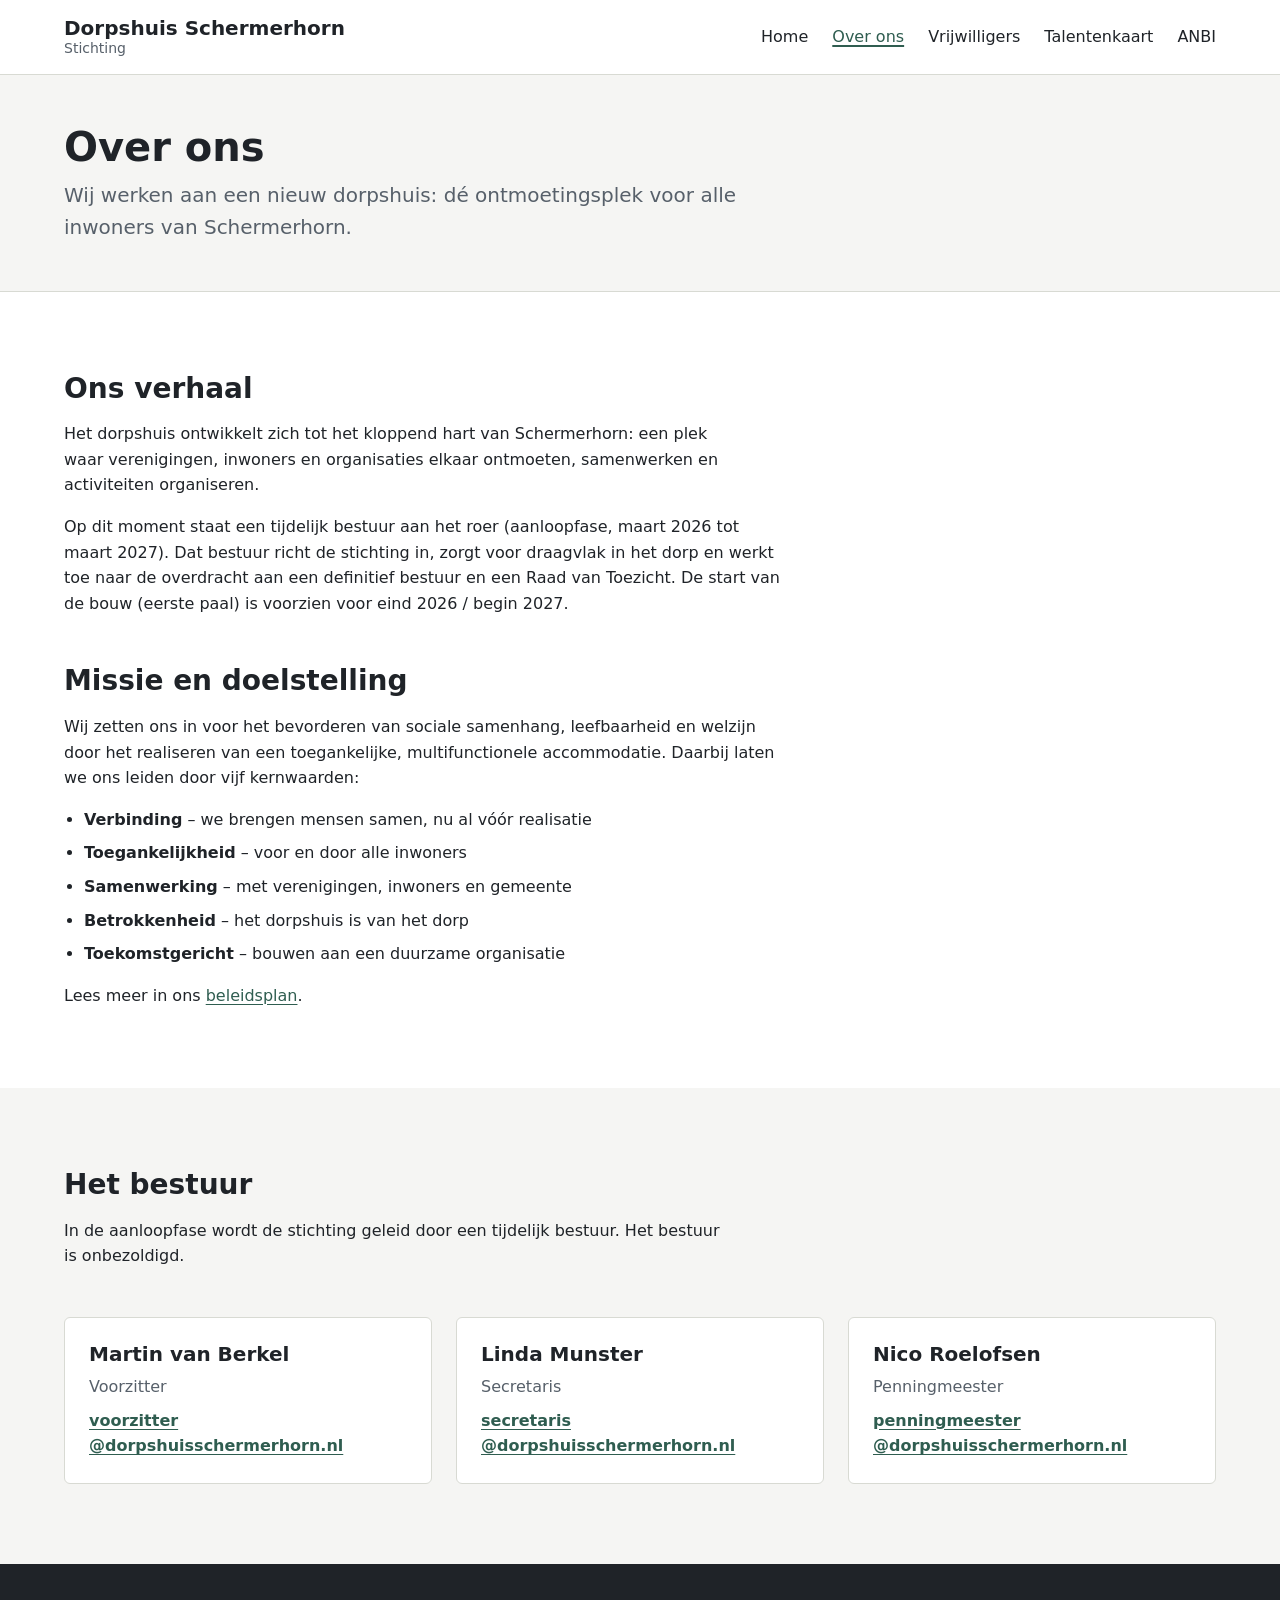
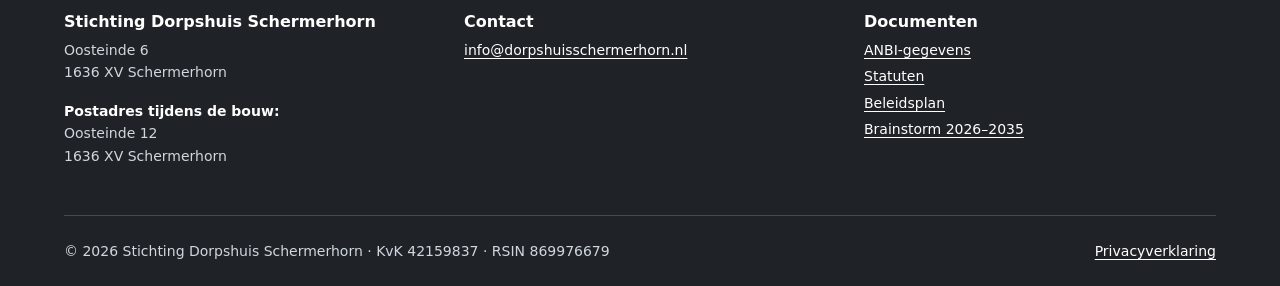
<file: over-ons.html>
<!doctype html>
<html lang="nl">
<head>
  <meta charset="utf-8">
  <meta name="viewport" content="width=device-width, initial-scale=1">
  <title>Over ons | Stichting Dorpshuis Schermerhorn</title>
  <meta name="description" content="Maak kennis met Stichting Dorpshuis Schermerhorn: onze missie, ons verhaal en het bestuur.">
  <script>document.documentElement.classList.add('js');</script>
  <link rel="stylesheet" href="style.css">
  <script src="main.js" defer></script>
</head>
<body>
  <a class="skip-link" href="#main">Direct naar de inhoud</a>

  <header class="site-header">
    <div class="container">
      <a class="site-logo" href="index.html">Dorpshuis Schermerhorn <span>Stichting</span></a>
      <button class="nav-toggle" type="button" aria-expanded="false" aria-controls="site-nav">
        <span class="nav-toggle__icon" aria-hidden="true"></span>
        Menu
      </button>
      <nav class="site-nav" id="site-nav" aria-label="Hoofdmenu">
        <ul>
          <li><a href="index.html">Home</a></li>
          <li><a href="over-ons.html" aria-current="page">Over ons</a></li>
          <li><a href="vrijwilligers.html">Vrijwilligers</a></li>
          <li><a href="talentenkaart.html">Talentenkaart</a></li>
          <li><a href="anbi.html">ANBI</a></li>
        </ul>
      </nav>
    </div>
  </header>

  <main id="main">
    <header class="page-header">
      <div class="container">
        <h1>Over ons</h1>
        <p>Wij werken aan een nieuw dorpshuis: dé ontmoetingsplek voor alle inwoners van Schermerhorn.</p>
      </div>
    </header>
    <section class="section">
      <div class="container">
        <div class="prose">
          <h2>Ons verhaal</h2>
          <p>Het dorpshuis ontwikkelt zich tot het kloppend hart van Schermerhorn: een plek waar verenigingen, inwoners en organisaties elkaar ontmoeten, samenwerken en activiteiten organiseren.</p>
          <p>Op dit moment staat een tijdelijk bestuur aan het roer (aanloopfase, maart 2026 tot maart 2027). Dat bestuur richt de stichting in, zorgt voor draagvlak in het dorp en werkt toe naar de overdracht aan een definitief bestuur en een Raad van Toezicht. De start van de bouw (eerste paal) is voorzien voor eind 2026 / begin 2027.</p>
          <h2>Missie en doelstelling</h2>
          <p>Wij zetten ons in voor het bevorderen van sociale samenhang, leefbaarheid en welzijn door het realiseren van een toegankelijke, multifunctionele accommodatie. Daarbij laten we ons leiden door vijf kernwaarden:</p>
          <ul>
            <li><strong>Verbinding</strong> &ndash; we brengen mensen samen, nu al vóór realisatie</li>
            <li><strong>Toegankelijkheid</strong> &ndash; voor en door alle inwoners</li>
            <li><strong>Samenwerking</strong> &ndash; met verenigingen, inwoners en gemeente</li>
            <li><strong>Betrokkenheid</strong> &ndash; het dorpshuis is van het dorp</li>
            <li><strong>Toekomstgericht</strong> &ndash; bouwen aan een duurzame organisatie</li>
          </ul>
          <p>Lees meer in ons <a href="beleidsplan.html">beleidsplan</a>.</p>
        </div>
      </div>
    </section>

    <section class="section section--alt" aria-labelledby="bestuur">
      <div class="container">
        <div class="section__intro">
          <h2 id="bestuur">Het bestuur</h2>
          <p>In de aanloopfase wordt de stichting geleid door een tijdelijk bestuur. Het bestuur is onbezoldigd.</p>
        </div>
        <div class="grid">
          <article class="card">
            <h3>Martin van Berkel</h3>
            <p>Voorzitter</p>
            <p><a href="mailto:voorzitter@dorpshuisschermerhorn.nl">voorzitter<wbr>@dorpshuisschermerhorn.nl</a></p>
          </article>
          <article class="card">
            <h3>Linda Munster</h3>
            <p>Secretaris</p>
            <p><a href="mailto:secretaris@dorpshuisschermerhorn.nl">secretaris<wbr>@dorpshuisschermerhorn.nl</a></p>
          </article>
          <article class="card">
            <h3>Nico Roelofsen</h3>
            <p>Penningmeester</p>
            <p><a href="mailto:penningmeester@dorpshuisschermerhorn.nl">penningmeester<wbr>@dorpshuisschermerhorn.nl</a></p>
          </article>
        </div>
      </div>
    </section>
  </main>

  <footer class="site-footer">
    <div class="container">
      <div class="footer-grid">
        <div>
          <h2>Stichting Dorpshuis Schermerhorn</h2>
          <address>
            Oosteinde 6<br>
            1636 XV Schermerhorn
          </address>
          <p>Postadres tijdens de bouw:</p>
          <address>
            Oosteinde 12<br>
            1636 XV Schermerhorn
          </address>
        </div>
        <div>
          <h2>Contact</h2>
          <ul>
            <li><a href="mailto:info@dorpshuisschermerhorn.nl">info@dorpshuisschermerhorn.nl</a></li>
          </ul>
        </div>
        <nav aria-label="Documenten">
          <h2>Documenten</h2>
          <ul>
            <li><a href="anbi.html">ANBI-gegevens</a></li>
            <li><a href="statuten.html">Statuten</a></li>
            <li><a href="beleidsplan.html">Beleidsplan</a></li>
            <li><a href="brainstorm-2026-2035.html">Brainstorm 2026&ndash;2035</a></li>
          </ul>
        </nav>
      </div>
      <div class="footer-bottom">
        <p>&copy; <span id="year">2026</span> Stichting Dorpshuis Schermerhorn &middot; KvK 42159837 &middot; RSIN 869976679</p>
        <p><a href="privacyverklaring.html">Privacyverklaring</a></p>
      </div>
    </div>
  </footer>
</body>
</html>
</file>
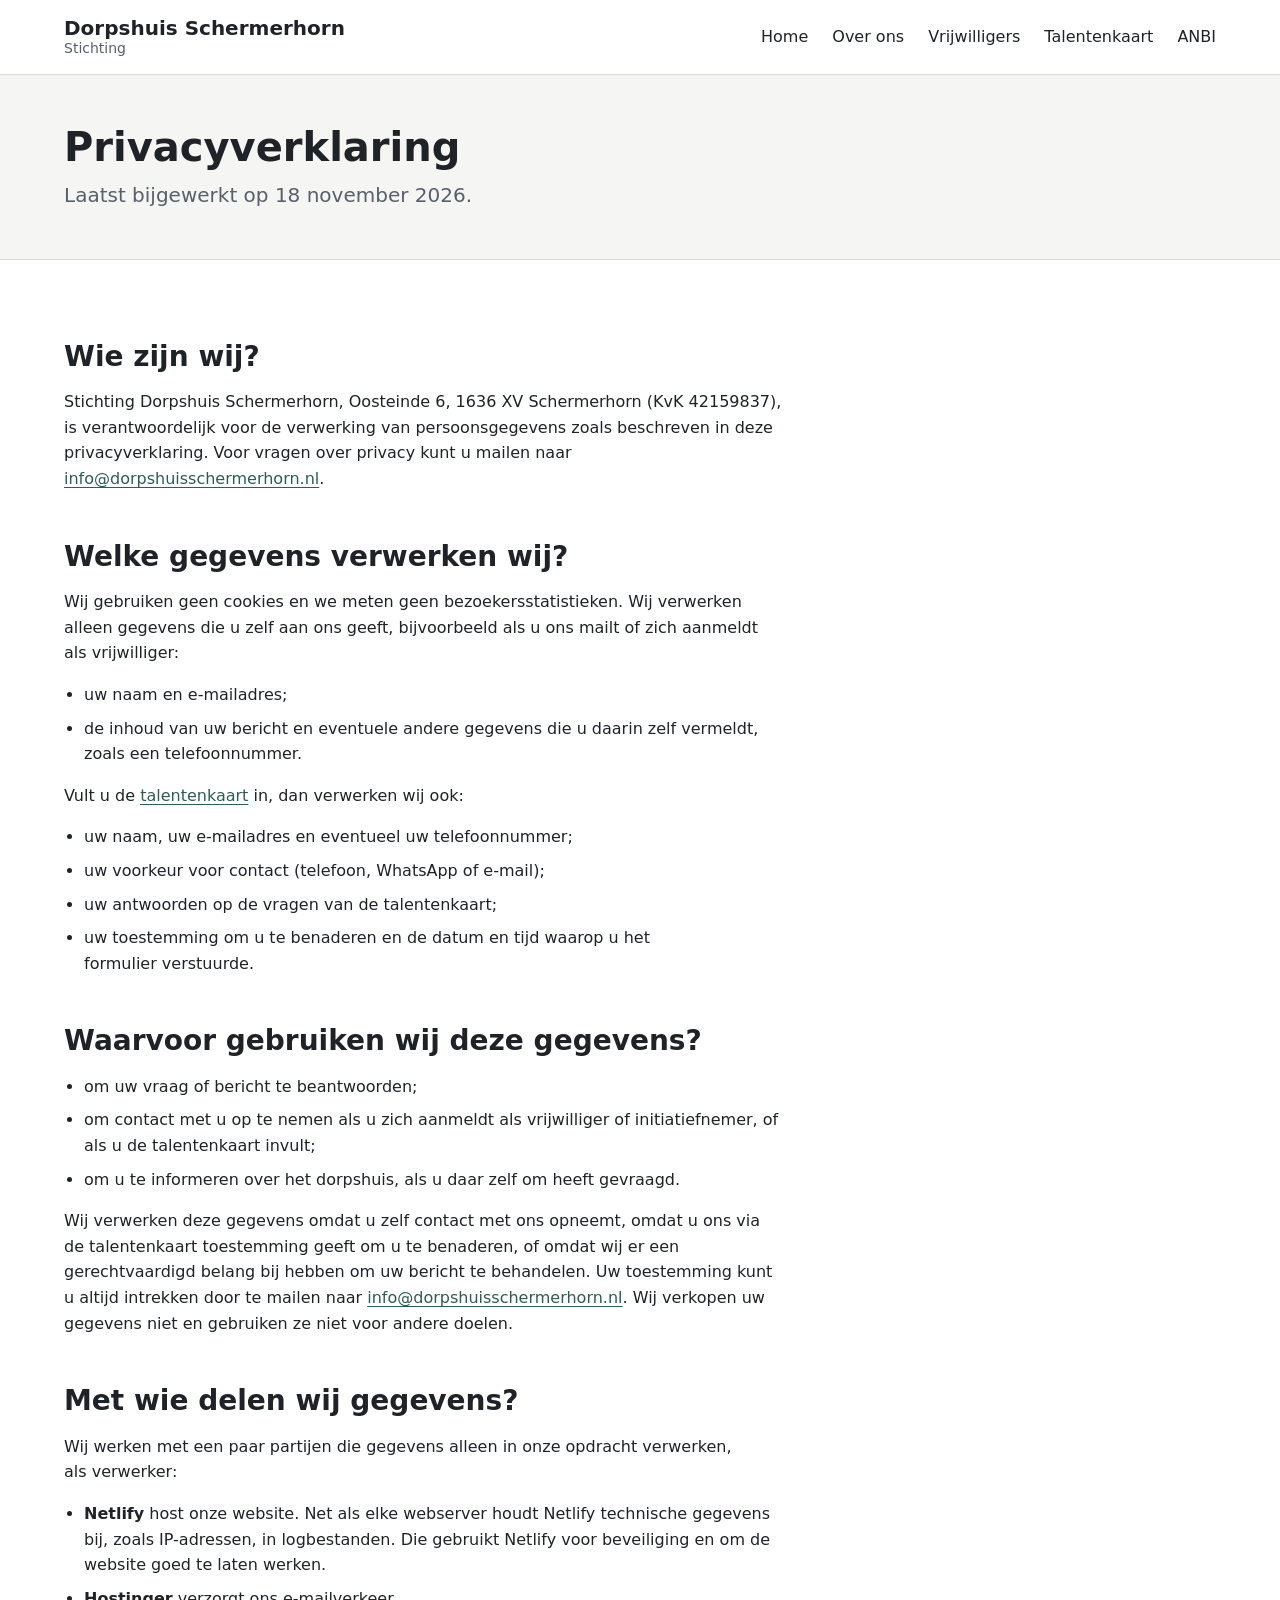
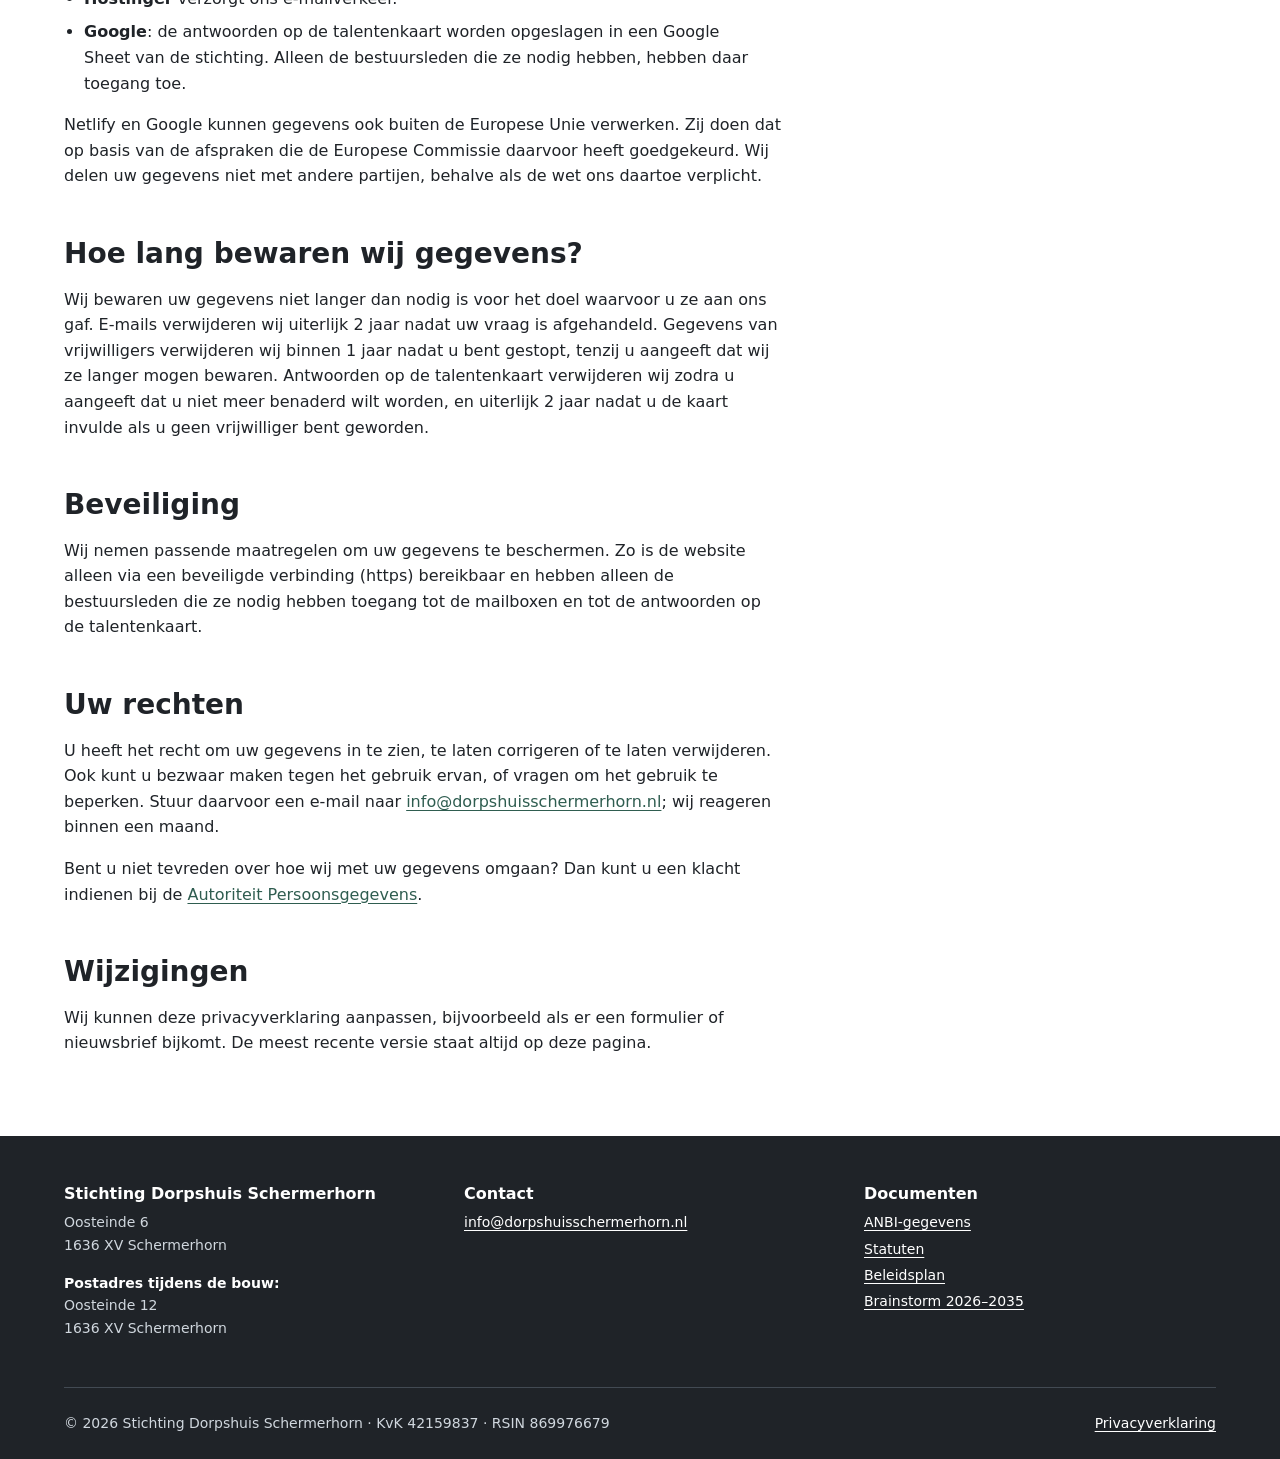
<file: privacyverklaring.html>
<!doctype html>
<html lang="nl">
<head>
  <meta charset="utf-8">
  <meta name="viewport" content="width=device-width, initial-scale=1">
  <title>Privacyverklaring | Stichting Dorpshuis Schermerhorn</title>
  <meta name="description" content="Privacyverklaring van Stichting Dorpshuis Schermerhorn.">
  <script>document.documentElement.classList.add('js');</script>
  <link rel="stylesheet" href="style.css">
  <script src="main.js" defer></script>
</head>
<body>
  <a class="skip-link" href="#main">Direct naar de inhoud</a>

  <header class="site-header">
    <div class="container">
      <a class="site-logo" href="index.html">Dorpshuis Schermerhorn <span>Stichting</span></a>
      <button class="nav-toggle" type="button" aria-expanded="false" aria-controls="site-nav">
        <span class="nav-toggle__icon" aria-hidden="true"></span>
        Menu
      </button>
      <nav class="site-nav" id="site-nav" aria-label="Hoofdmenu">
        <ul>
          <li><a href="index.html">Home</a></li>
          <li><a href="over-ons.html">Over ons</a></li>
          <li><a href="vrijwilligers.html">Vrijwilligers</a></li>
          <li><a href="talentenkaart.html">Talentenkaart</a></li>
          <li><a href="anbi.html">ANBI</a></li>
        </ul>
      </nav>
    </div>
  </header>

  <main id="main">
    <header class="page-header">
      <div class="container">
        <h1>Privacyverklaring</h1>
        <p>Laatst bijgewerkt op 18 november 2026.</p>
      </div>
    </header>
    <section class="section">
      <div class="container">
        <div class="prose">
          <h2>Wie zijn wij?</h2>
          <p>Stichting Dorpshuis Schermerhorn, Oosteinde 6, 1636 XV Schermerhorn (KvK 42159837), is verantwoordelijk voor de verwerking van persoonsgegevens zoals beschreven in deze privacyverklaring. Voor vragen over privacy kunt u mailen naar <a href="mailto:info@dorpshuisschermerhorn.nl">info@dorpshuisschermerhorn.nl</a>.</p>
          <h2>Welke gegevens verwerken wij?</h2>
          <p>Wij gebruiken geen cookies en we meten geen bezoekersstatistieken. Wij verwerken alleen gegevens die u zelf aan ons geeft, bijvoorbeeld als u ons mailt of zich aanmeldt als vrijwilliger:</p>
          <ul>
            <li>uw naam en e-mailadres;</li>
            <li>de inhoud van uw bericht en eventuele andere gegevens die u daarin zelf vermeldt, zoals een telefoonnummer.</li>
          </ul>
          <p>Vult u de <a href="talentenkaart.html">talentenkaart</a> in, dan verwerken wij ook:</p>
          <ul>
            <li>uw naam, uw e-mailadres en eventueel uw telefoonnummer;</li>
            <li>uw voorkeur voor contact (telefoon, WhatsApp of e-mail);</li>
            <li>uw antwoorden op de vragen van de talentenkaart;</li>
            <li>uw toestemming om u te benaderen en de datum en tijd waarop u het formulier verstuurde.</li>
          </ul>
          <h2>Waarvoor gebruiken wij deze gegevens?</h2>
          <ul>
            <li>om uw vraag of bericht te beantwoorden;</li>
            <li>om contact met u op te nemen als u zich aanmeldt als vrijwilliger of initiatiefnemer, of als u de talentenkaart invult;</li>
            <li>om u te informeren over het dorpshuis, als u daar zelf om heeft gevraagd.</li>
          </ul>
          <p>Wij verwerken deze gegevens omdat u zelf contact met ons opneemt, omdat u ons via de talentenkaart toestemming geeft om u te benaderen, of omdat wij er een gerechtvaardigd belang bij hebben om uw bericht te behandelen. Uw toestemming kunt u altijd intrekken door te mailen naar <a href="mailto:info@dorpshuisschermerhorn.nl">info@dorpshuisschermerhorn.nl</a>. Wij verkopen uw gegevens niet en gebruiken ze niet voor andere doelen.</p>
          <h2>Met wie delen wij gegevens?</h2>
          <p>Wij werken met een paar partijen die gegevens alleen in onze opdracht verwerken, als verwerker:</p>
          <ul>
            <li><strong>Netlify</strong> host onze website. Net als elke webserver houdt Netlify technische gegevens bij, zoals IP-adressen, in logbestanden. Die gebruikt Netlify voor beveiliging en om de website goed te laten werken.</li>
            <li><strong>Hostinger</strong> verzorgt ons e-mailverkeer.</li>
            <li><strong>Google</strong>: de antwoorden op de talentenkaart worden opgeslagen in een Google Sheet van de stichting. Alleen de bestuursleden die ze nodig hebben, hebben daar toegang toe.</li>
          </ul>
          <p>Netlify en Google kunnen gegevens ook buiten de Europese Unie verwerken. Zij doen dat op basis van de afspraken die de Europese Commissie daarvoor heeft goedgekeurd. Wij delen uw gegevens niet met andere partijen, behalve als de wet ons daartoe verplicht.</p>
          <h2>Hoe lang bewaren wij gegevens?</h2>
          <p>Wij bewaren uw gegevens niet langer dan nodig is voor het doel waarvoor u ze aan ons gaf. E-mails verwijderen wij uiterlijk 2 jaar nadat uw vraag is afgehandeld. Gegevens van vrijwilligers verwijderen wij binnen 1 jaar nadat u bent gestopt, tenzij u aangeeft dat wij ze langer mogen bewaren. Antwoorden op de talentenkaart verwijderen wij zodra u aangeeft dat u niet meer benaderd wilt worden, en uiterlijk 2 jaar nadat u de kaart invulde als u geen vrijwilliger bent geworden.</p>
          <h2>Beveiliging</h2>
          <p>Wij nemen passende maatregelen om uw gegevens te beschermen. Zo is de website alleen via een beveiligde verbinding (https) bereikbaar en hebben alleen de bestuursleden die ze nodig hebben toegang tot de mailboxen en tot de antwoorden op de talentenkaart.</p>
          <h2>Uw rechten</h2>
          <p>U heeft het recht om uw gegevens in te zien, te laten corrigeren of te laten verwijderen. Ook kunt u bezwaar maken tegen het gebruik ervan, of vragen om het gebruik te beperken. Stuur daarvoor een e-mail naar <a href="mailto:info@dorpshuisschermerhorn.nl">info@dorpshuisschermerhorn.nl</a>; wij reageren binnen een maand.</p>
          <p>Bent u niet tevreden over hoe wij met uw gegevens omgaan? Dan kunt u een klacht indienen bij de <a href="https://autoriteitpersoonsgegevens.nl">Autoriteit Persoonsgegevens</a>.</p>
          <h2>Wijzigingen</h2>
          <p>Wij kunnen deze privacyverklaring aanpassen, bijvoorbeeld als er een formulier of nieuwsbrief bijkomt. De meest recente versie staat altijd op deze pagina.</p>
        </div>
      </div>
    </section>
  </main>

  <footer class="site-footer">
    <div class="container">
      <div class="footer-grid">
        <div>
          <h2>Stichting Dorpshuis Schermerhorn</h2>
          <address>
            Oosteinde 6<br>
            1636 XV Schermerhorn
          </address>
          <p>Postadres tijdens de bouw:</p>
          <address>
            Oosteinde 12<br>
            1636 XV Schermerhorn
          </address>
        </div>
        <div>
          <h2>Contact</h2>
          <ul>
            <li><a href="mailto:info@dorpshuisschermerhorn.nl">info@dorpshuisschermerhorn.nl</a></li>
          </ul>
        </div>
        <nav aria-label="Documenten">
          <h2>Documenten</h2>
          <ul>
            <li><a href="anbi.html">ANBI-gegevens</a></li>
            <li><a href="statuten.html">Statuten</a></li>
            <li><a href="beleidsplan.html">Beleidsplan</a></li>
            <li><a href="brainstorm-2026-2035.html">Brainstorm 2026&ndash;2035</a></li>
          </ul>
        </nav>
      </div>
      <div class="footer-bottom">
        <p>&copy; <span id="year">2026</span> Stichting Dorpshuis Schermerhorn &middot; KvK 42159837 &middot; RSIN 869976679</p>
        <p><a href="privacyverklaring.html">Privacyverklaring</a></p>
      </div>
    </div>
  </footer>
</body>
</html>
</file>
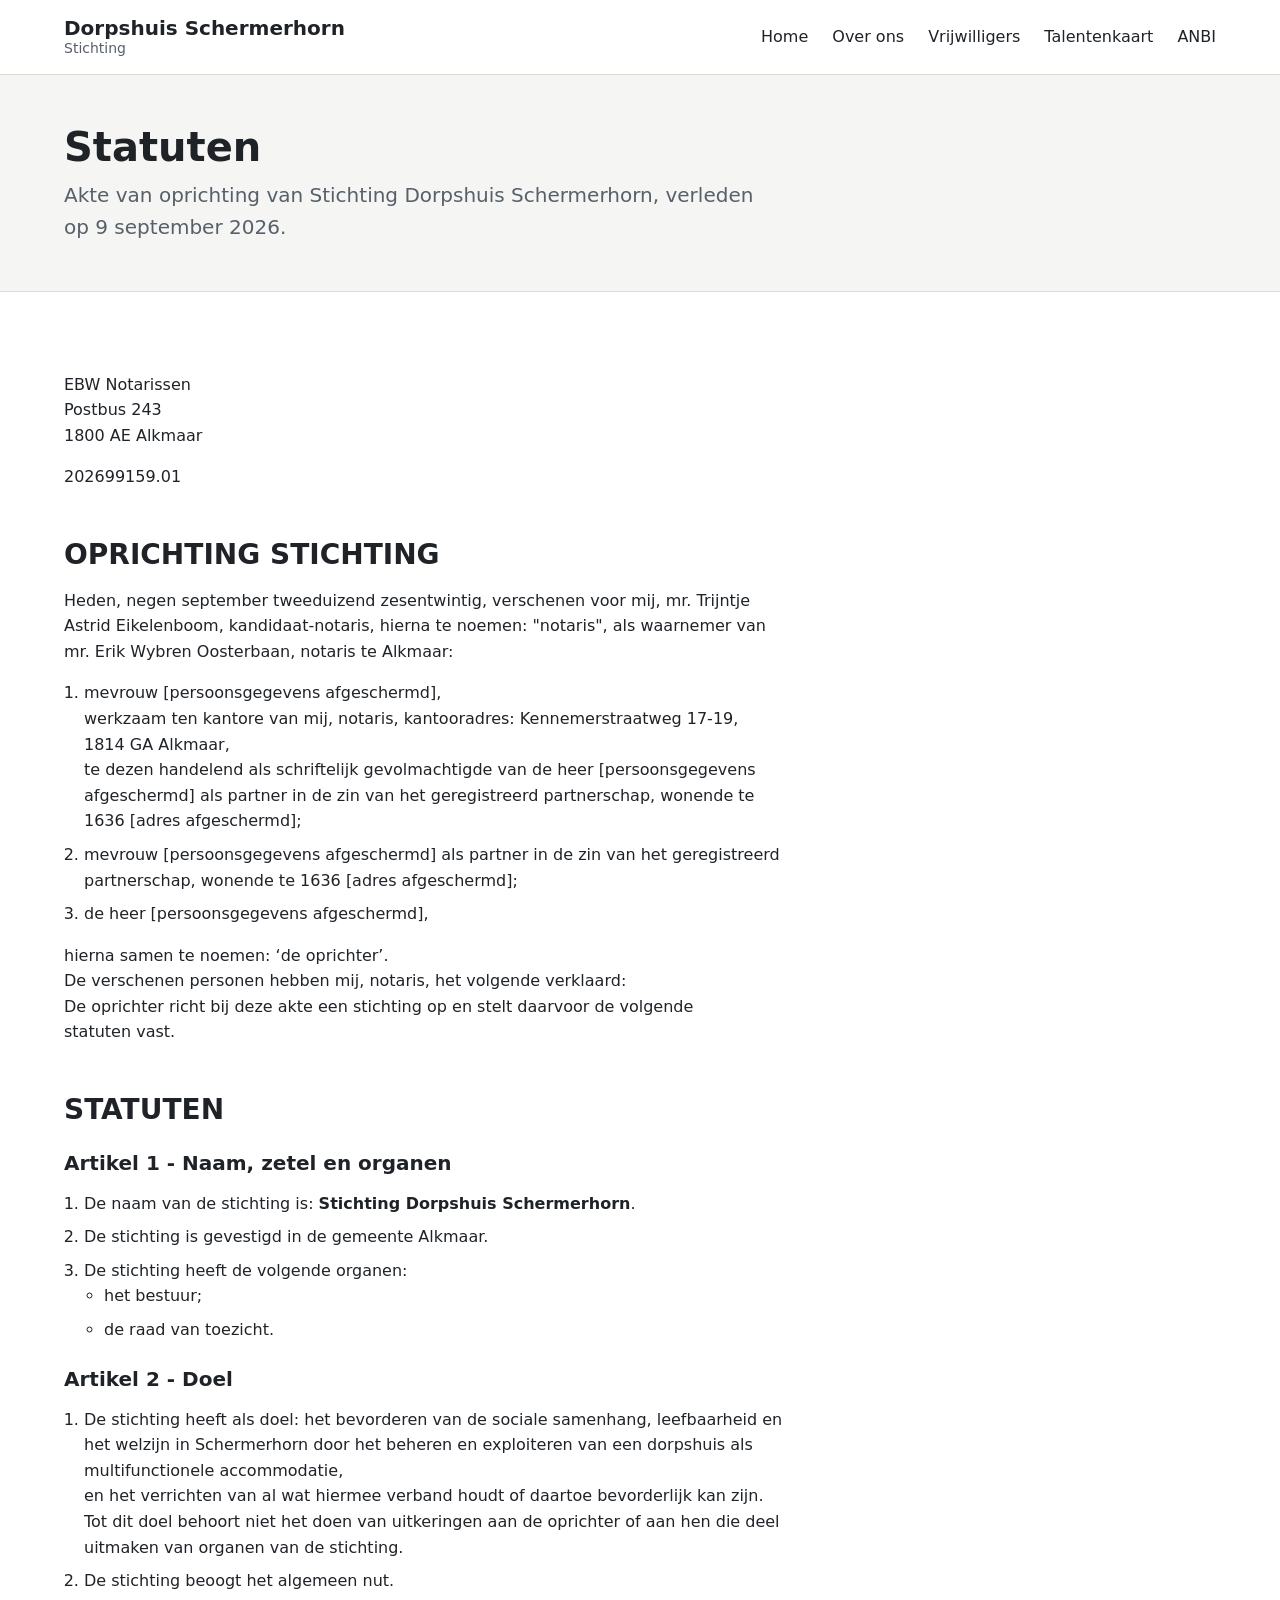
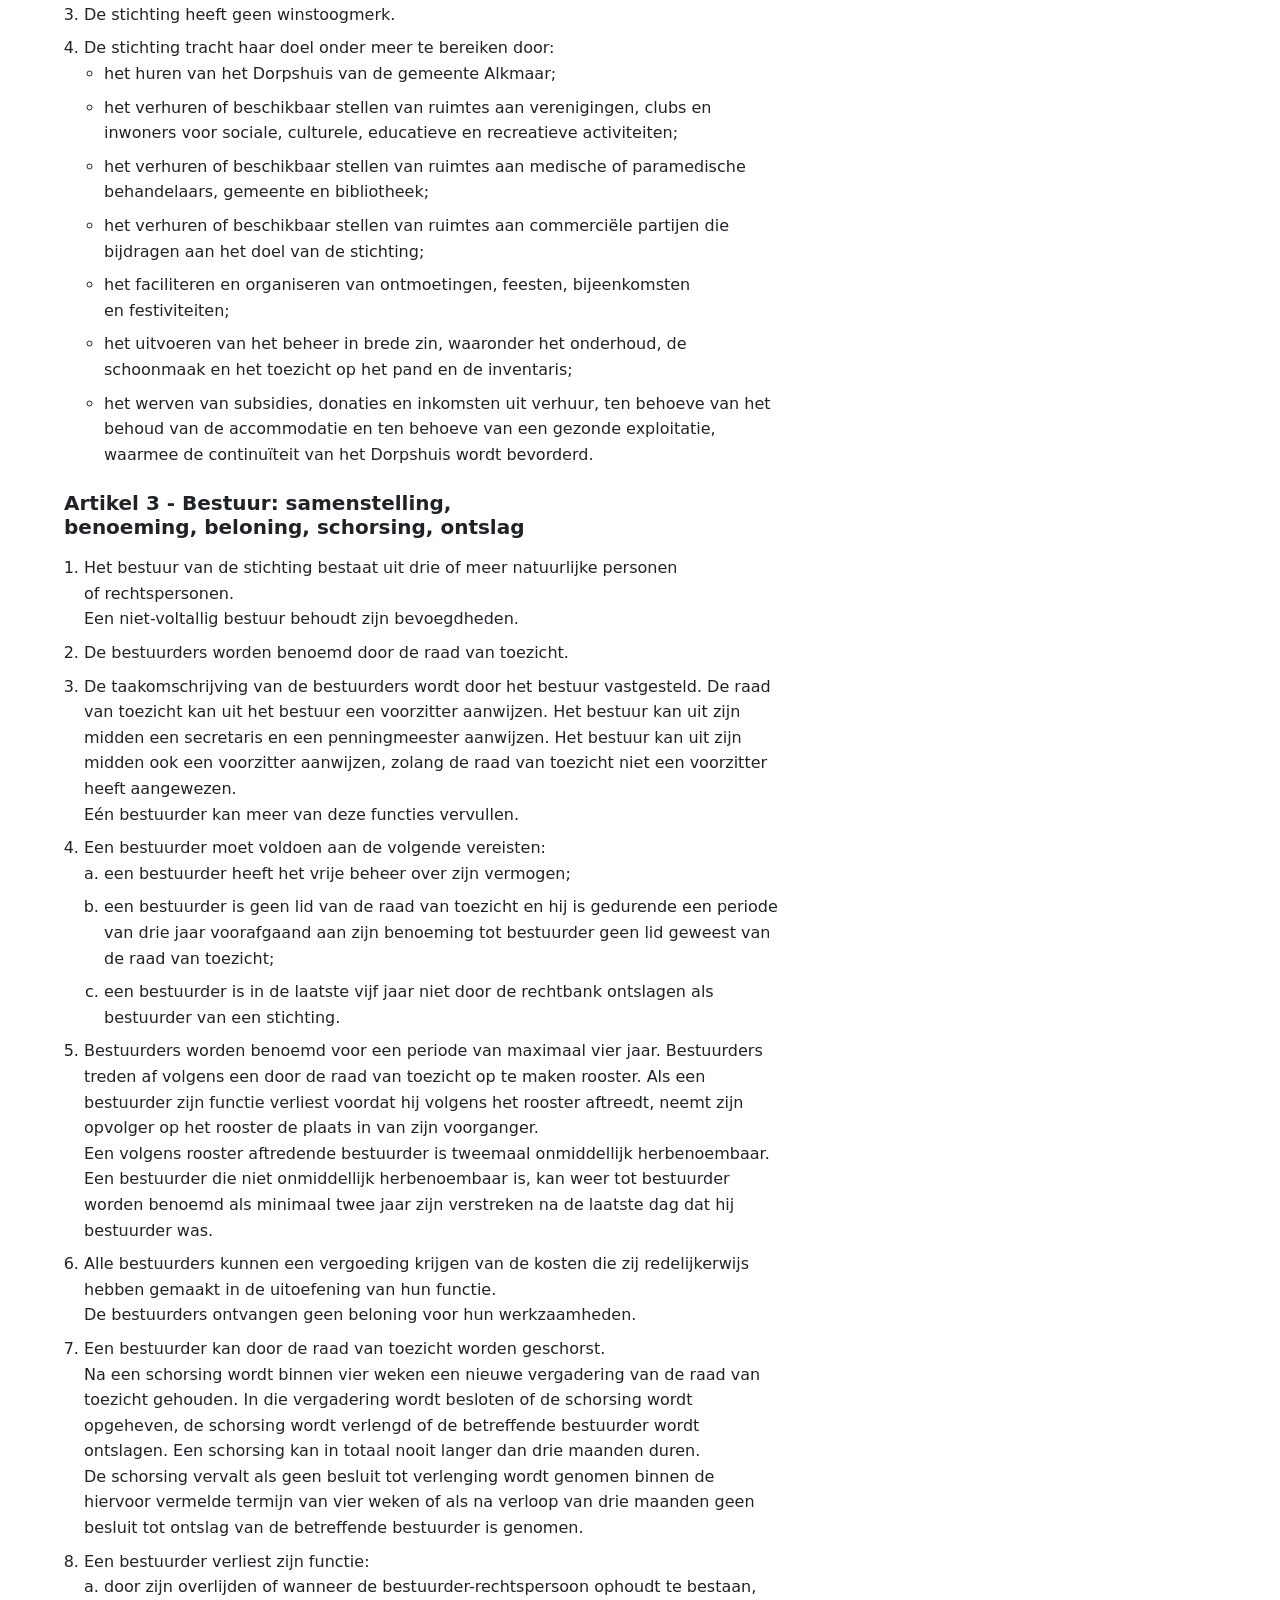
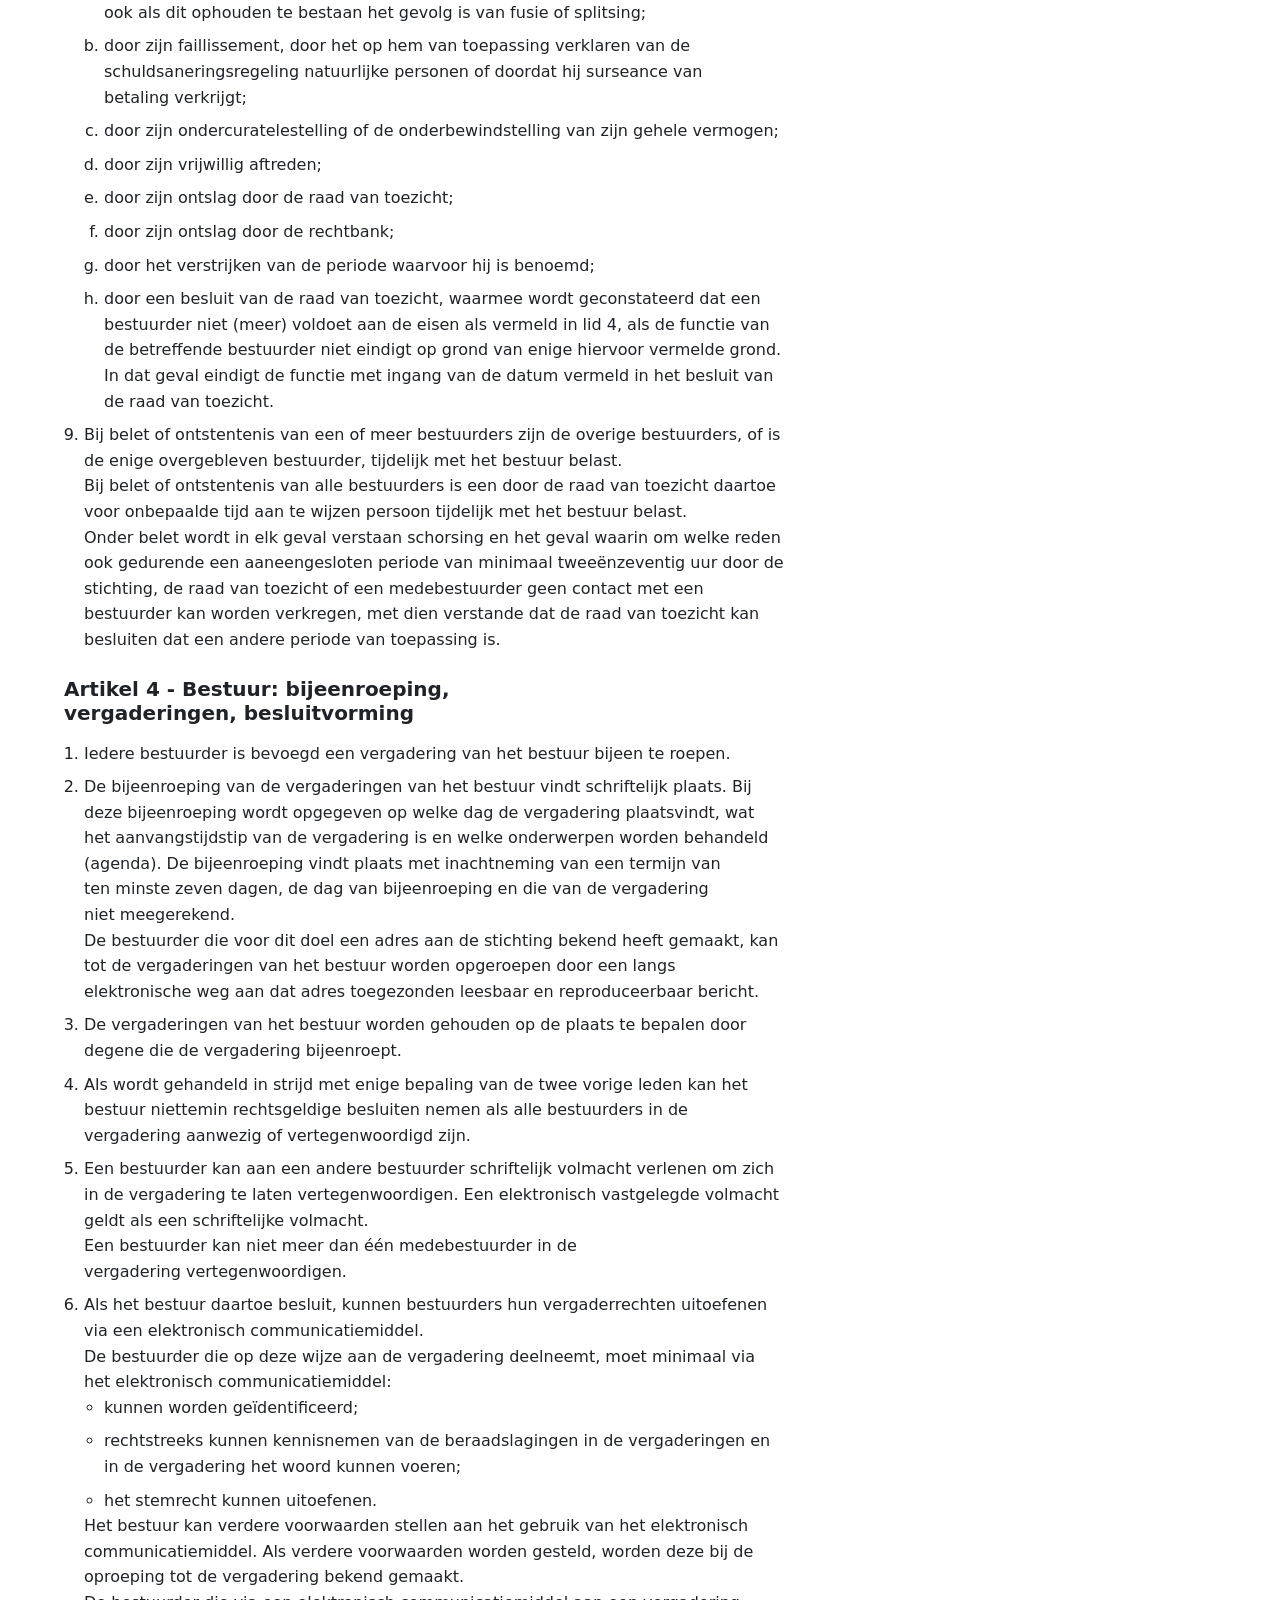
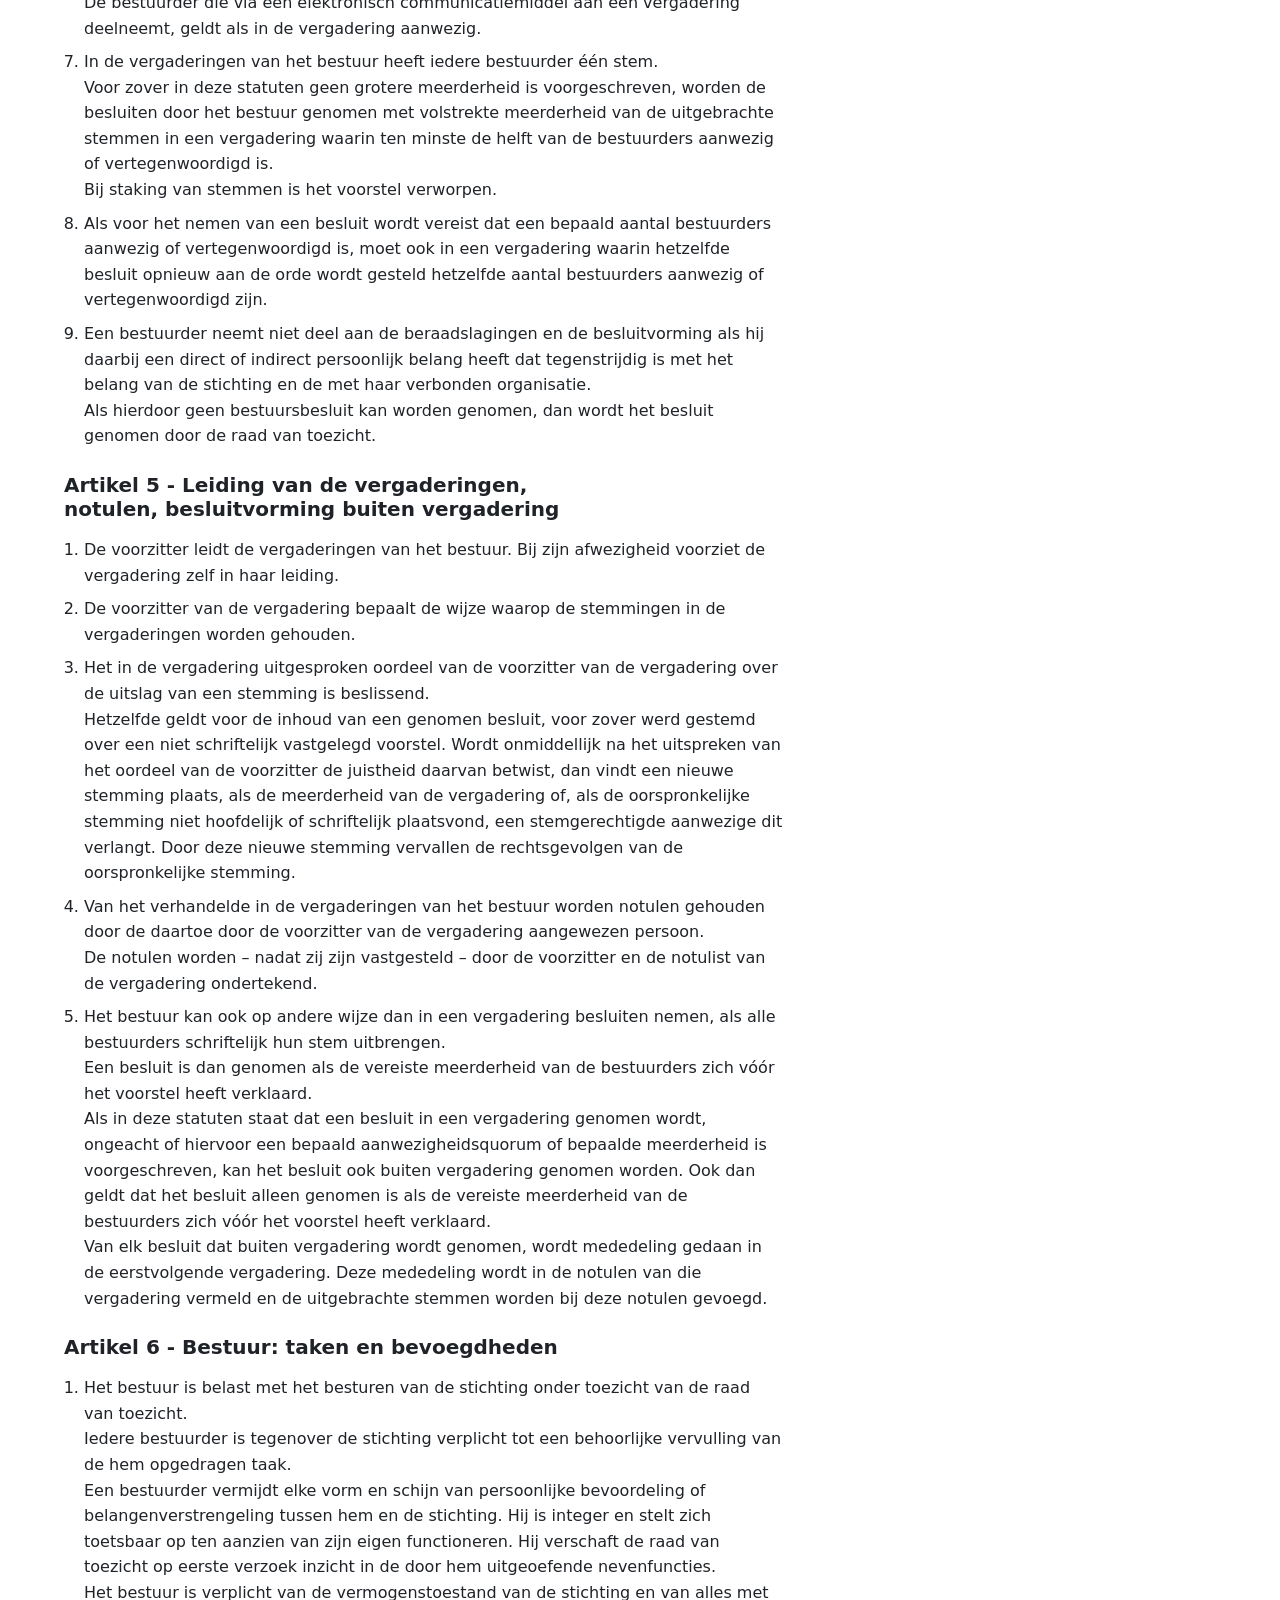
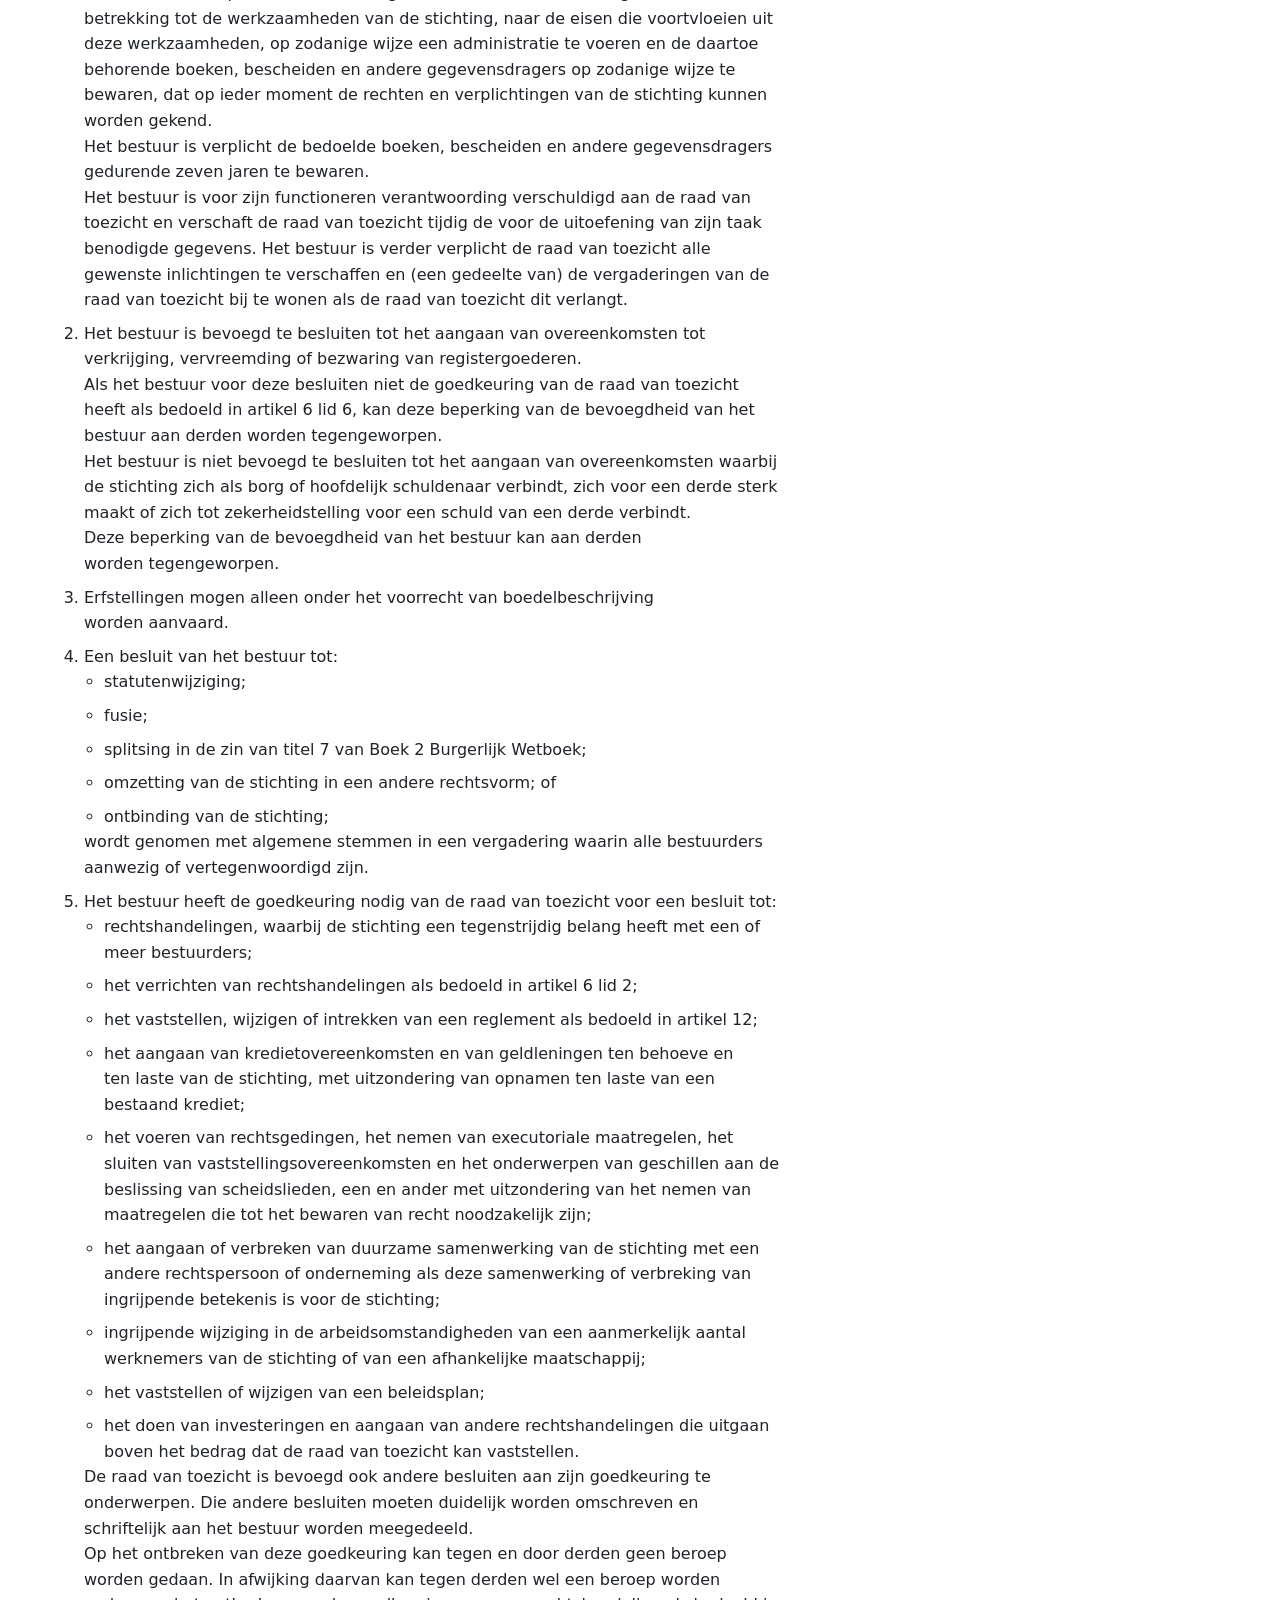
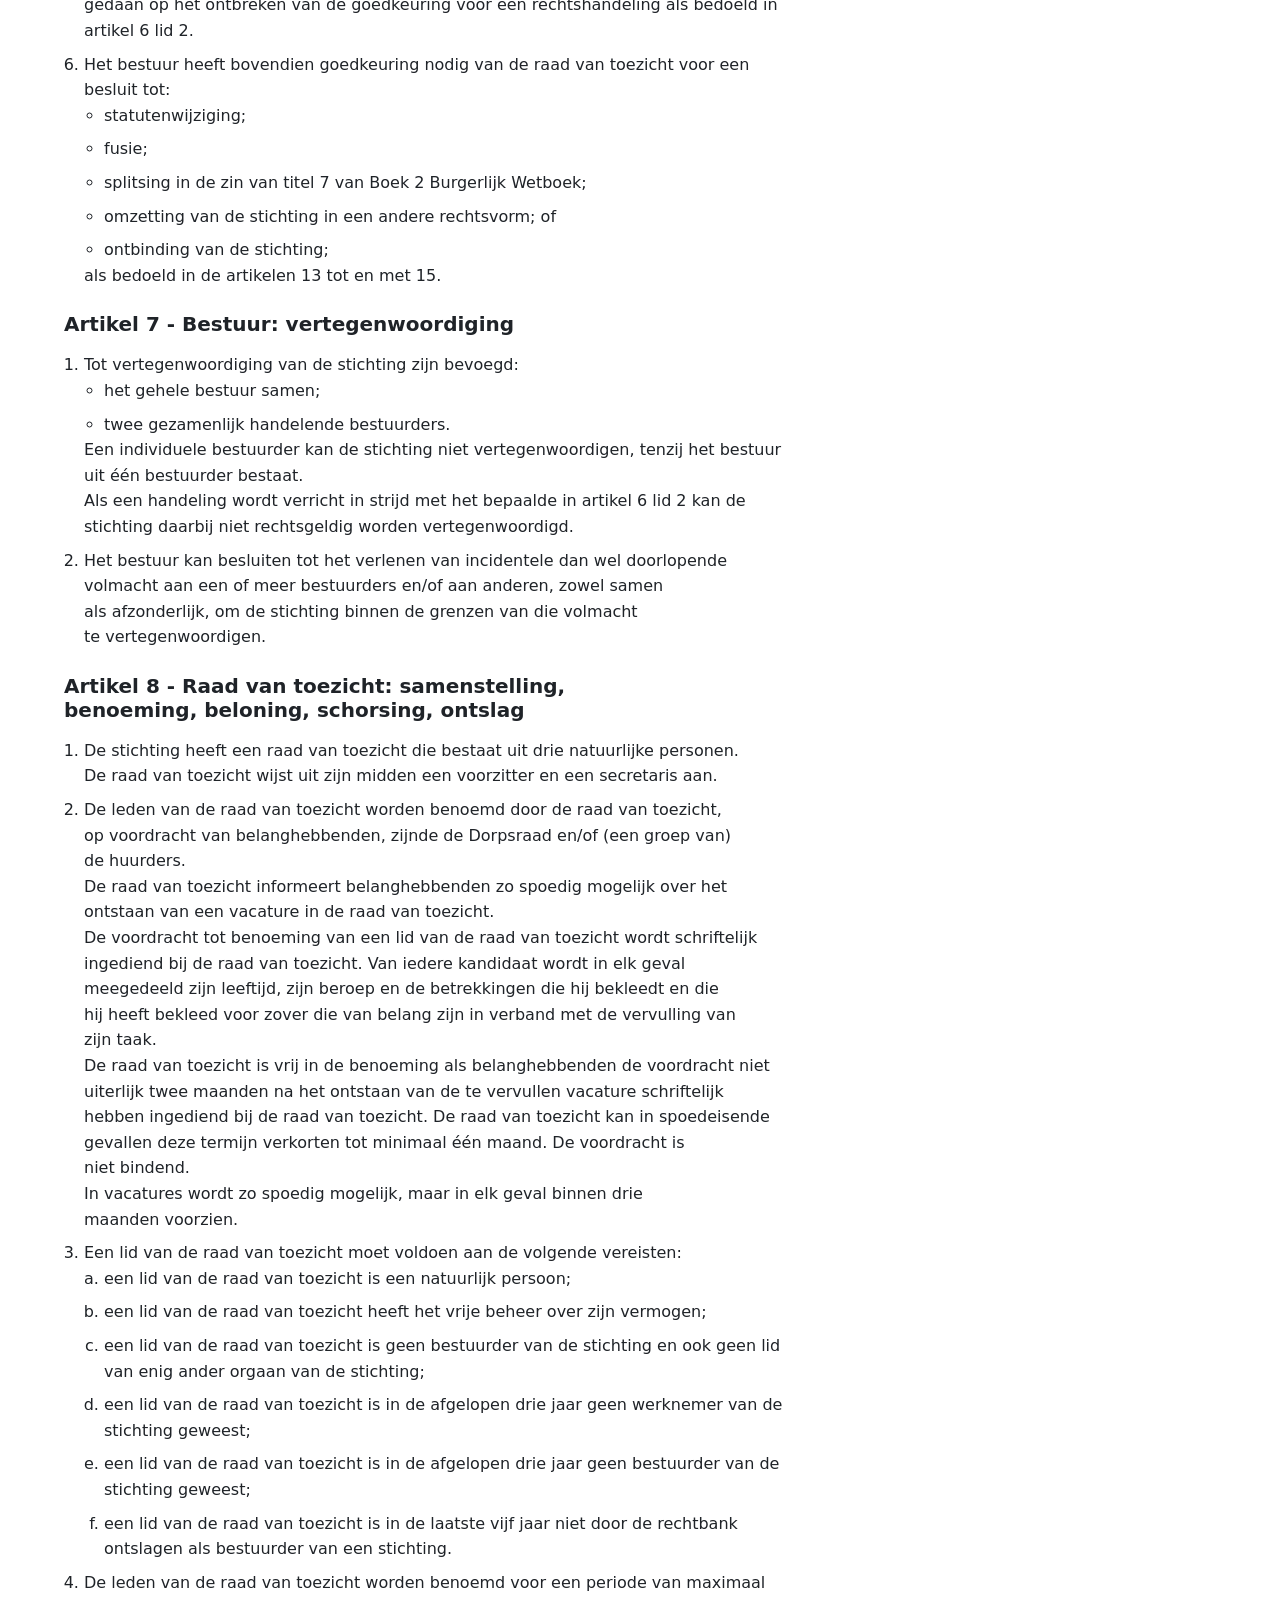
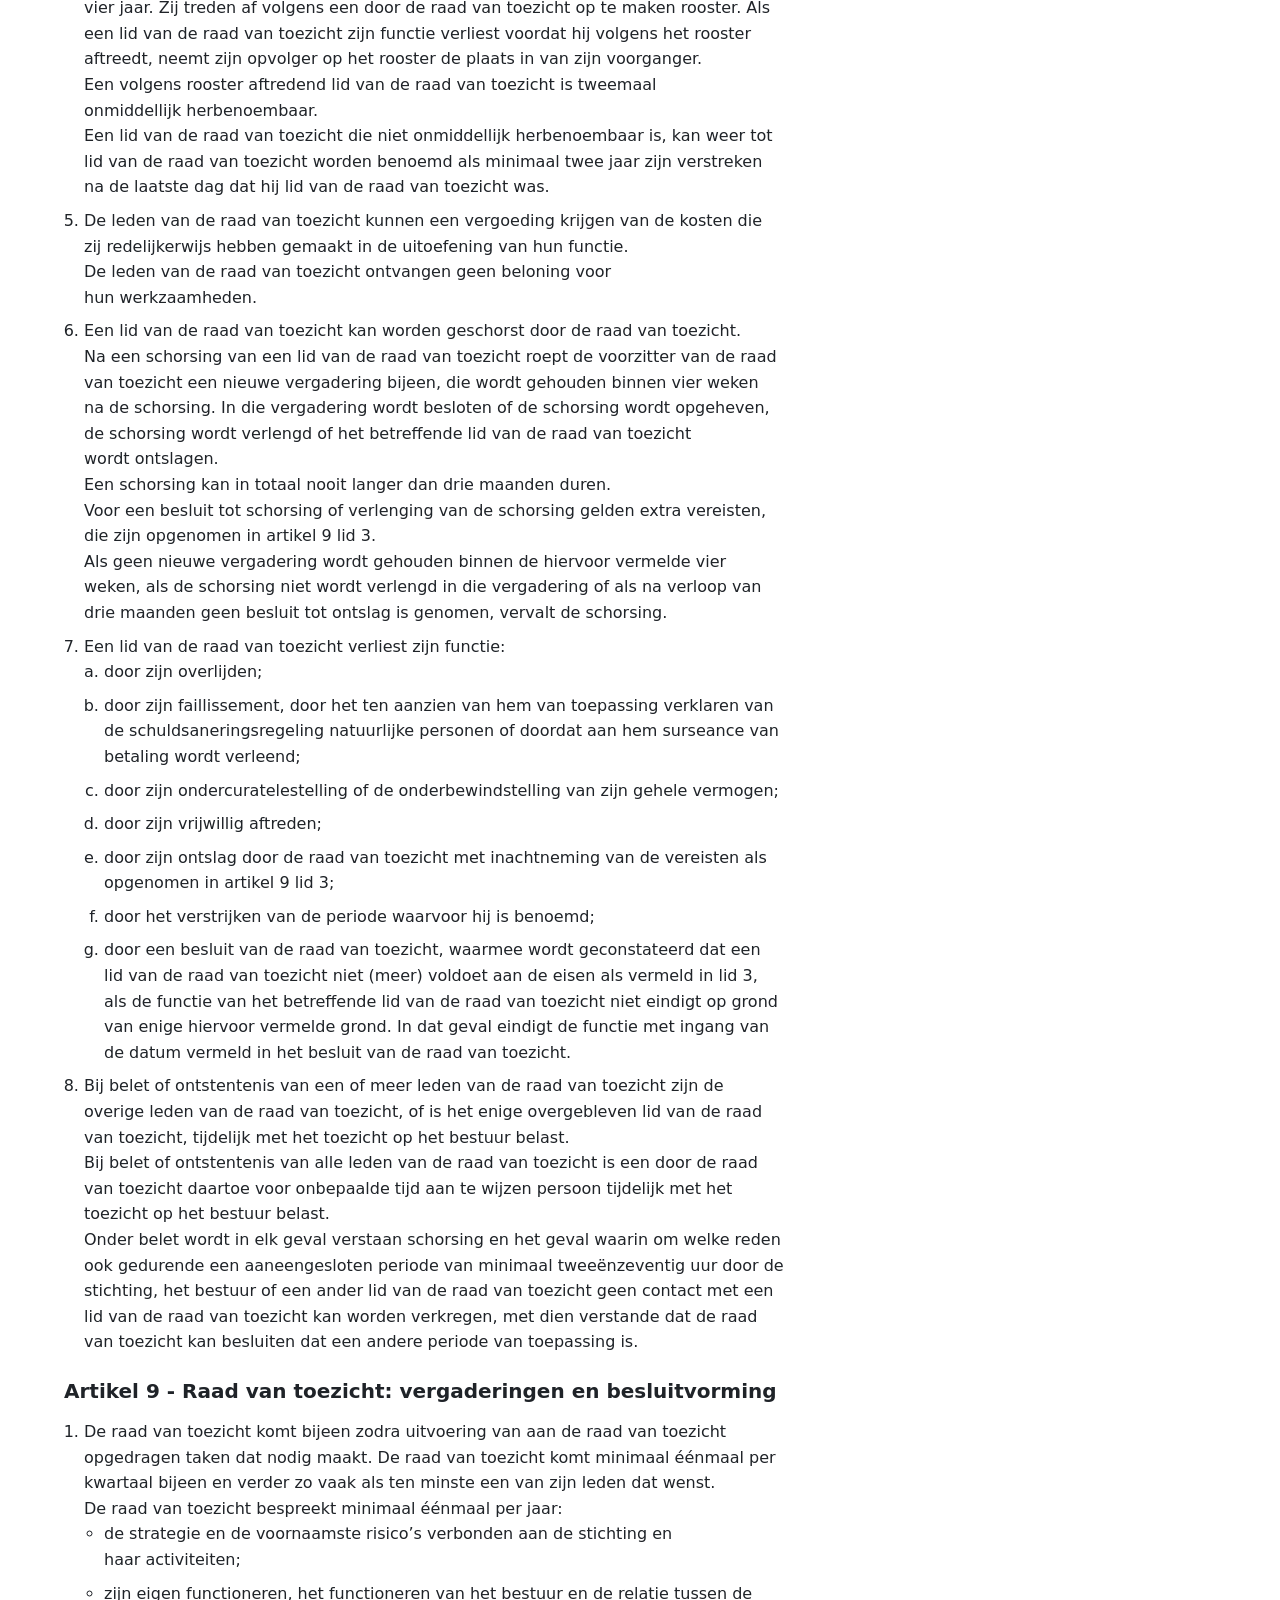
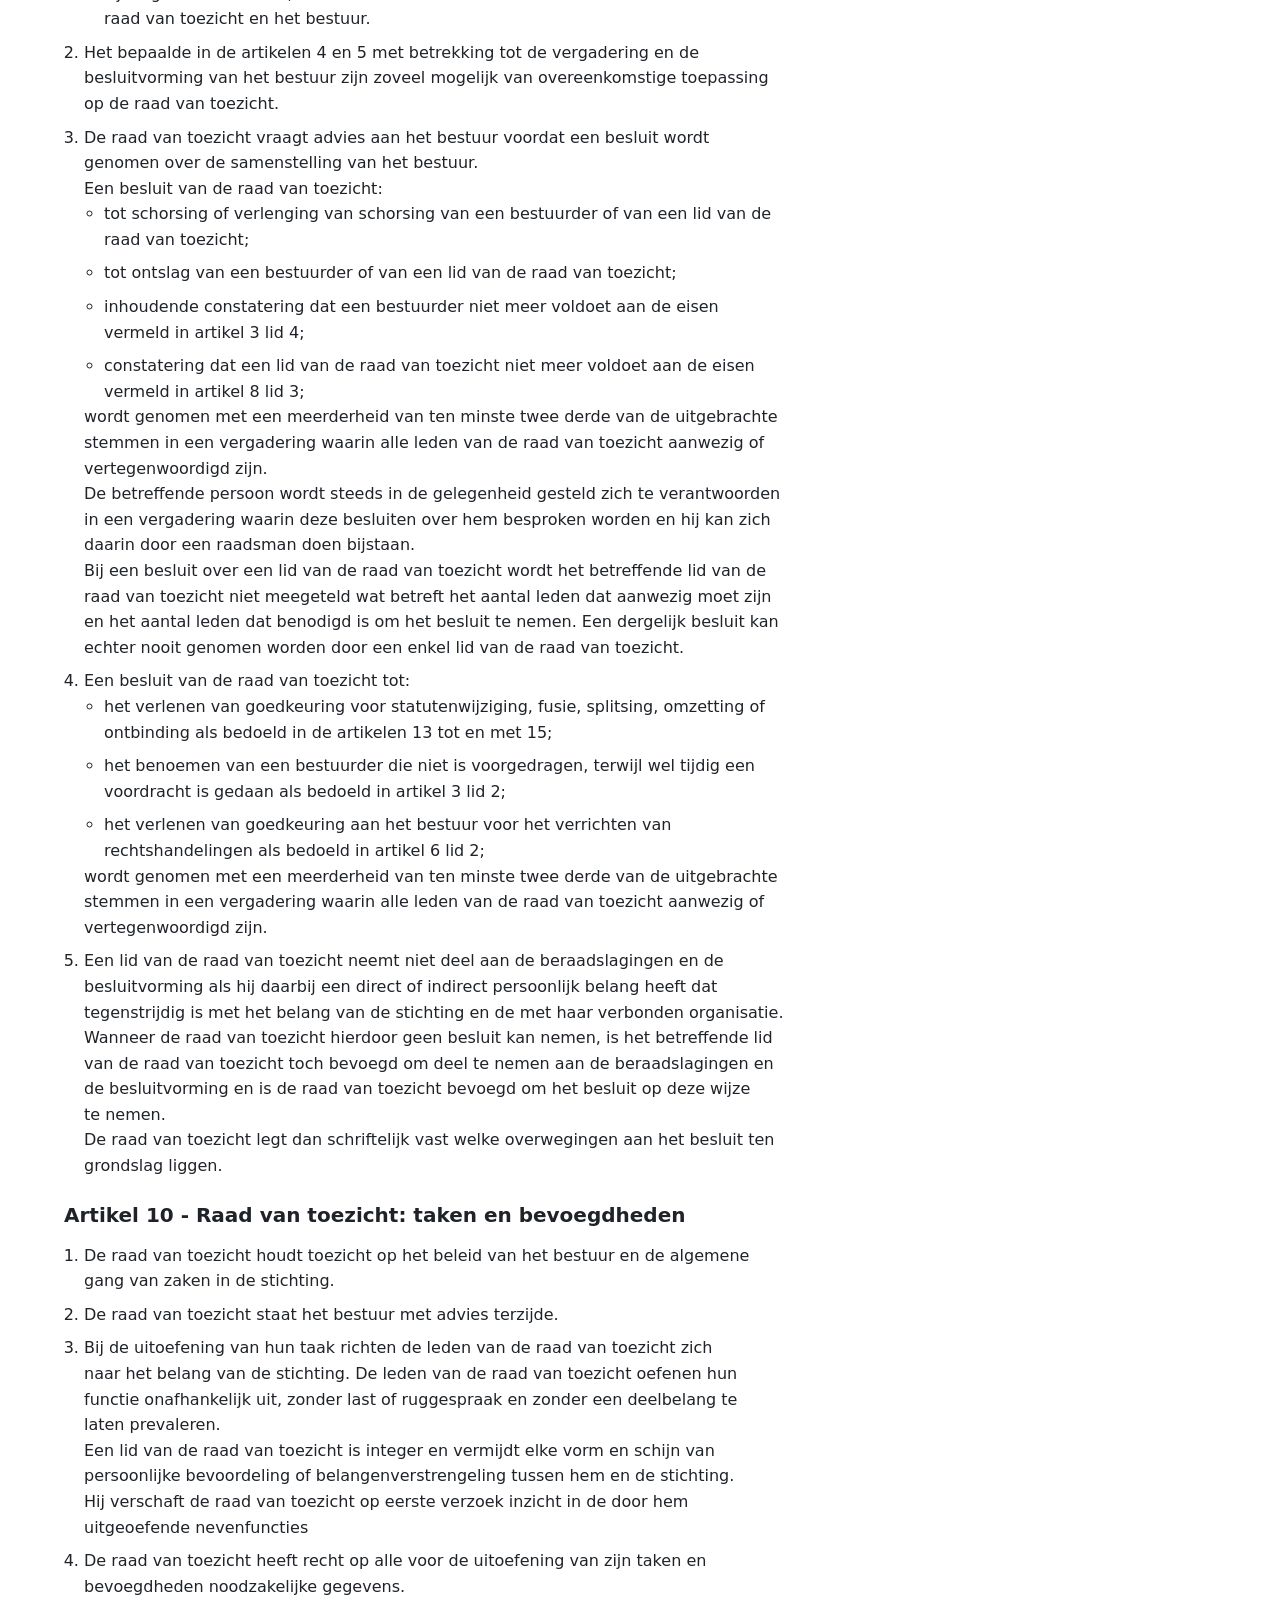
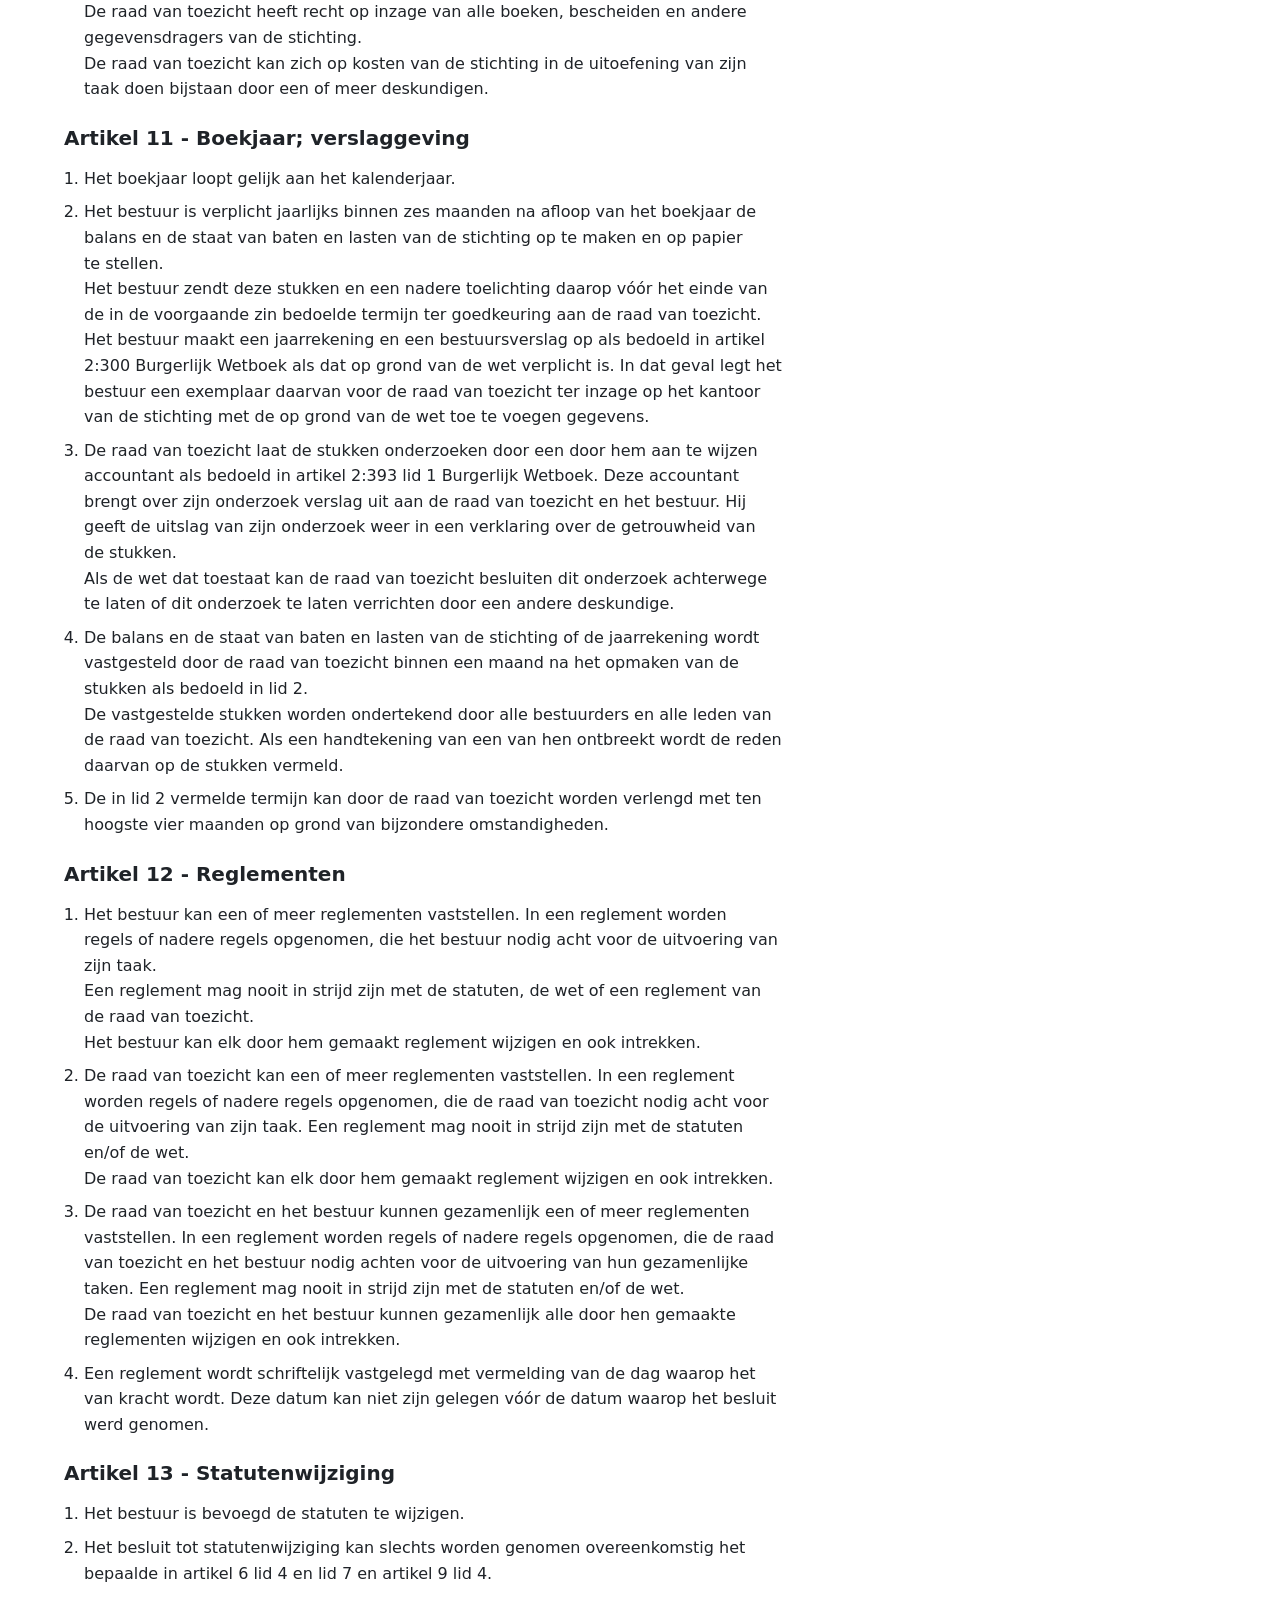
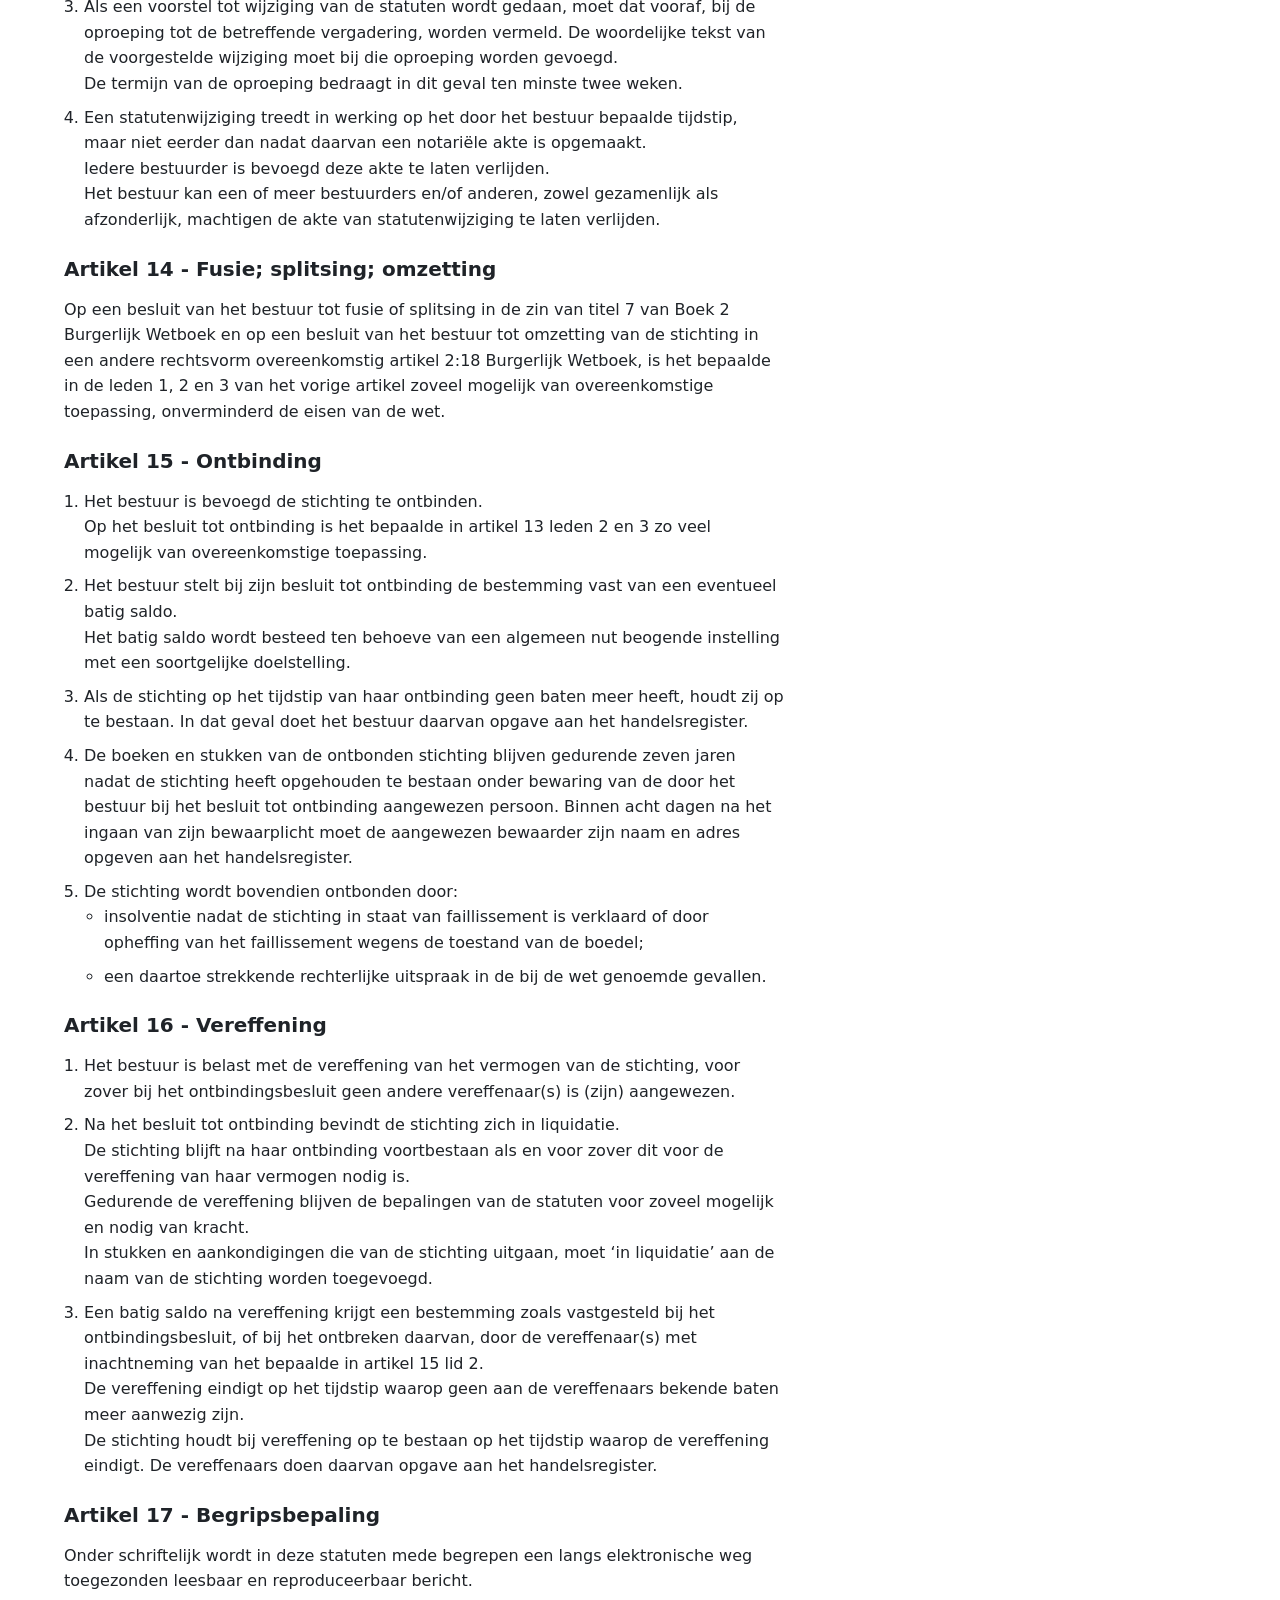
<file: statuten.html>
<!doctype html>
<html lang="nl">
<head>
  <meta charset="utf-8">
  <meta name="viewport" content="width=device-width, initial-scale=1">
  <title>Statuten | Stichting Dorpshuis Schermerhorn</title>
  <meta name="description" content="Statuten van Stichting Dorpshuis Schermerhorn, zoals vastgelegd in de akte van oprichting.">
  <script>document.documentElement.classList.add('js');</script>
  <link rel="stylesheet" href="style.css">
  <script src="main.js" defer></script>
</head>
<body>
  <a class="skip-link" href="#main">Direct naar de inhoud</a>

  <header class="site-header">
    <div class="container">
      <a class="site-logo" href="index.html">Dorpshuis Schermerhorn <span>Stichting</span></a>
      <button class="nav-toggle" type="button" aria-expanded="false" aria-controls="site-nav">
        <span class="nav-toggle__icon" aria-hidden="true"></span>
        Menu
      </button>
      <nav class="site-nav" id="site-nav" aria-label="Hoofdmenu">
        <ul>
          <li><a href="index.html">Home</a></li>
          <li><a href="over-ons.html">Over ons</a></li>
          <li><a href="vrijwilligers.html">Vrijwilligers</a></li>
          <li><a href="talentenkaart.html">Talentenkaart</a></li>
          <li><a href="anbi.html">ANBI</a></li>
        </ul>
      </nav>
    </div>
  </header>

  <main id="main">
    <header class="page-header">
      <div class="container">
        <h1>Statuten</h1>
        <p>Akte van oprichting van Stichting Dorpshuis Schermerhorn, verleden op 9 september 2026.</p>
      </div>
    </header>
    <section class="section">
      <div class="container">
        <div class="prose">
          <p>EBW Notarissen<br>
          Postbus 243<br>
          1800 AE Alkmaar</p>
          <p>202699159.01</p>
          <h2>OPRICHTING STICHTING</h2>
          <p>Heden, negen september tweeduizend zesentwintig, verschenen voor mij, mr. Trijntje Astrid Eikelenboom, kandidaat-notaris, hierna te noemen: "notaris", als waarnemer van mr. Erik Wybren Oosterbaan, notaris te Alkmaar:</p>
          <ol>
            <li>mevrouw [persoonsgegevens afgeschermd],<br>
            werkzaam ten kantore van mij, notaris, kantooradres: Kennemerstraatweg 17-19, 1814 GA Alkmaar,<br>
            te dezen handelend als schriftelijk gevolmachtigde van de heer [persoonsgegevens afgeschermd] als partner in de zin van het geregistreerd partnerschap, wonende te 1636 [adres afgeschermd];</li>
            <li>mevrouw [persoonsgegevens afgeschermd] als partner in de zin van het geregistreerd partnerschap, wonende te 1636 [adres afgeschermd];</li>
            <li>de heer [persoonsgegevens afgeschermd],</li>
          </ol>
          <p>hierna samen te noemen: ‘de oprichter’.<br>
          De verschenen personen hebben mij, notaris, het volgende verklaard:<br>
          De oprichter richt bij deze akte een stichting op en stelt daarvoor de volgende statuten vast.</p>

          <h2>STATUTEN</h2>

          <h3>Artikel 1 - Naam, zetel en organen</h3>
          <ol>
            <li>De naam van de stichting is: <strong>Stichting Dorpshuis Schermerhorn</strong>.</li>
            <li>De stichting is gevestigd in de gemeente Alkmaar.</li>
            <li>De stichting heeft de volgende organen:
              <ul>
                <li>het bestuur;</li>
                <li>de raad van toezicht.</li>
              </ul>
            </li>
          </ol>

          <h3>Artikel 2 - Doel</h3>
          <ol>
            <li>De stichting heeft als doel: het bevorderen van de sociale samenhang, leefbaarheid en het welzijn in Schermerhorn door het beheren en exploiteren van een dorpshuis als multifunctionele accommodatie,<br>
            en het verrichten van al wat hiermee verband houdt of daartoe bevorderlijk kan zijn.<br>
            Tot dit doel behoort niet het doen van uitkeringen aan de oprichter of aan hen die deel uitmaken van organen van de stichting.</li>
            <li>De stichting beoogt het algemeen nut.</li>
            <li>De stichting heeft geen winstoogmerk.</li>
            <li>De stichting tracht haar doel onder meer te bereiken door:
              <ul>
                <li>het huren van het Dorpshuis van de gemeente Alkmaar;</li>
                <li>het verhuren of beschikbaar stellen van ruimtes aan verenigingen, clubs en inwoners voor sociale, culturele, educatieve en recreatieve activiteiten;</li>
                <li>het verhuren of beschikbaar stellen van ruimtes aan medische of paramedische behandelaars, gemeente en bibliotheek;</li>
                <li>het verhuren of beschikbaar stellen van ruimtes aan commerciële partijen die bijdragen aan het doel van de stichting;</li>
                <li>het faciliteren en organiseren van ontmoetingen, feesten, bijeenkomsten en festiviteiten;</li>
                <li>het uitvoeren van het beheer in brede zin, waaronder het onderhoud, de schoonmaak en het toezicht op het pand en de inventaris;</li>
                <li>het werven van subsidies, donaties en inkomsten uit verhuur, ten behoeve van het behoud van de accommodatie en ten behoeve van een gezonde exploitatie, waarmee de continuïteit van het Dorpshuis wordt bevorderd.</li>
              </ul>
            </li>
          </ol>

          <h3>Artikel 3 - Bestuur: samenstelling, benoeming, beloning, schorsing, ontslag</h3>
          <ol>
            <li>Het bestuur van de stichting bestaat uit drie of meer natuurlijke personen of rechtspersonen.<br>
            Een niet-voltallig bestuur behoudt zijn bevoegdheden.</li>
            <li>De bestuurders worden benoemd door de raad van toezicht.</li>
            <li>De taakomschrijving van de bestuurders wordt door het bestuur vastgesteld. De raad van toezicht kan uit het bestuur een voorzitter aanwijzen. Het bestuur kan uit zijn midden een secretaris en een penningmeester aanwijzen. Het bestuur kan uit zijn midden ook een voorzitter aanwijzen, zolang de raad van toezicht niet een voorzitter heeft aangewezen.<br>
            Eén bestuurder kan meer van deze functies vervullen.</li>
            <li>Een bestuurder moet voldoen aan de volgende vereisten:
              <ol type="a">
                <li>een bestuurder heeft het vrije beheer over zijn vermogen;</li>
                <li>een bestuurder is geen lid van de raad van toezicht en hij is gedurende een periode van drie jaar voorafgaand aan zijn benoeming tot bestuurder geen lid geweest van de raad van toezicht;</li>
                <li>een bestuurder is in de laatste vijf jaar niet door de rechtbank ontslagen als bestuurder van een stichting.</li>
              </ol>
            </li>
            <li>Bestuurders worden benoemd voor een periode van maximaal vier jaar. Bestuurders treden af volgens een door de raad van toezicht op te maken rooster. Als een bestuurder zijn functie verliest voordat hij volgens het rooster aftreedt, neemt zijn opvolger op het rooster de plaats in van zijn voorganger.<br>
            Een volgens rooster aftredende bestuurder is tweemaal onmiddellijk herbenoembaar.<br>
            Een bestuurder die niet onmiddellijk herbenoembaar is, kan weer tot bestuurder worden benoemd als minimaal twee jaar zijn verstreken na de laatste dag dat hij bestuurder was.</li>
            <li>Alle bestuurders kunnen een vergoeding krijgen van de kosten die zij redelijkerwijs hebben gemaakt in de uitoefening van hun functie.<br>
            De bestuurders ontvangen geen beloning voor hun werkzaamheden.</li>
            <li>Een bestuurder kan door de raad van toezicht worden geschorst.<br>
            Na een schorsing wordt binnen vier weken een nieuwe vergadering van de raad van toezicht gehouden. In die vergadering wordt besloten of de schorsing wordt opgeheven, de schorsing wordt verlengd of de betreffende bestuurder wordt ontslagen. Een schorsing kan in totaal nooit langer dan drie maanden duren.<br>
            De schorsing vervalt als geen besluit tot verlenging wordt genomen binnen de hiervoor vermelde termijn van vier weken of als na verloop van drie maanden geen besluit tot ontslag van de betreffende bestuurder is genomen.</li>
            <li>Een bestuurder verliest zijn functie:
              <ol type="a">
                <li>door zijn overlijden of wanneer de bestuurder-rechtspersoon ophoudt te bestaan, ook als dit ophouden te bestaan het gevolg is van fusie of splitsing;</li>
                <li>door zijn faillissement, door het op hem van toepassing verklaren van de schuldsaneringsregeling natuurlijke personen of doordat hij surseance van betaling verkrijgt;</li>
                <li>door zijn ondercuratelestelling of de onderbewindstelling van zijn gehele vermogen;</li>
                <li>door zijn vrijwillig aftreden;</li>
                <li>door zijn ontslag door de raad van toezicht;</li>
                <li>door zijn ontslag door de rechtbank;</li>
                <li>door het verstrijken van de periode waarvoor hij is benoemd;</li>
                <li>door een besluit van de raad van toezicht, waarmee wordt geconstateerd dat een bestuurder niet (meer) voldoet aan de eisen als vermeld in lid 4, als de functie van de betreffende bestuurder niet eindigt op grond van enige hiervoor vermelde grond. In dat geval eindigt de functie met ingang van de datum vermeld in het besluit van de raad van toezicht.</li>
              </ol>
            </li>
            <li>Bij belet of ontstentenis van een of meer bestuurders zijn de overige bestuurders, of is de enige overgebleven bestuurder, tijdelijk met het bestuur belast.<br>
            Bij belet of ontstentenis van alle bestuurders is een door de raad van toezicht daartoe voor onbepaalde tijd aan te wijzen persoon tijdelijk met het bestuur belast.<br>
            Onder belet wordt in elk geval verstaan schorsing en het geval waarin om welke reden ook gedurende een aaneengesloten periode van minimaal tweeënzeventig uur door de stichting, de raad van toezicht of een medebestuurder geen contact met een bestuurder kan worden verkregen, met dien verstande dat de raad van toezicht kan besluiten dat een andere periode van toepassing is.</li>
          </ol>

          <h3>Artikel 4 - Bestuur: bijeenroeping, vergaderingen, besluitvorming</h3>
          <ol>
            <li>Iedere bestuurder is bevoegd een vergadering van het bestuur bijeen te roepen.</li>
            <li>De bijeenroeping van de vergaderingen van het bestuur vindt schriftelijk plaats. Bij deze bijeenroeping wordt opgegeven op welke dag de vergadering plaatsvindt, wat het aanvangstijdstip van de vergadering is en welke onderwerpen worden behandeld (agenda). De bijeenroeping vindt plaats met inachtneming van een termijn van ten minste zeven dagen, de dag van bijeenroeping en die van de vergadering niet meegerekend.<br>
            De bestuurder die voor dit doel een adres aan de stichting bekend heeft gemaakt, kan tot de vergaderingen van het bestuur worden opgeroepen door een langs elektronische weg aan dat adres toegezonden leesbaar en reproduceerbaar bericht.</li>
            <li>De vergaderingen van het bestuur worden gehouden op de plaats te bepalen door degene die de vergadering bijeenroept.</li>
            <li>Als wordt gehandeld in strijd met enige bepaling van de twee vorige leden kan het bestuur niettemin rechtsgeldige besluiten nemen als alle bestuurders in de vergadering aanwezig of vertegenwoordigd zijn.</li>
            <li>Een bestuurder kan aan een andere bestuurder schriftelijk volmacht verlenen om zich in de vergadering te laten vertegenwoordigen. Een elektronisch vastgelegde volmacht geldt als een schriftelijke volmacht.<br>
            Een bestuurder kan niet meer dan één medebestuurder in de vergadering vertegenwoordigen.</li>
            <li>Als het bestuur daartoe besluit, kunnen bestuurders hun vergaderrechten uitoefenen via een elektronisch communicatiemiddel.<br>
            De bestuurder die op deze wijze aan de vergadering deelneemt, moet minimaal via het elektronisch communicatiemiddel:
              <ul>
                <li>kunnen worden geïdentificeerd;</li>
                <li>rechtstreeks kunnen kennisnemen van de beraadslagingen in de vergaderingen en in de vergadering het woord kunnen voeren;</li>
                <li>het stemrecht kunnen uitoefenen.</li>
              </ul>
            Het bestuur kan verdere voorwaarden stellen aan het gebruik van het elektronisch communicatiemiddel. Als verdere voorwaarden worden gesteld, worden deze bij de oproeping tot de vergadering bekend gemaakt.<br>
            De bestuurder die via een elektronisch communicatiemiddel aan een vergadering deelneemt, geldt als in de vergadering aanwezig.</li>
            <li>In de vergaderingen van het bestuur heeft iedere bestuurder één stem.<br>
            Voor zover in deze statuten geen grotere meerderheid is voorgeschreven, worden de besluiten door het bestuur genomen met volstrekte meerderheid van de uitgebrachte stemmen in een vergadering waarin ten minste de helft van de bestuurders aanwezig of vertegenwoordigd is.<br>
            Bij staking van stemmen is het voorstel verworpen.</li>
            <li>Als voor het nemen van een besluit wordt vereist dat een bepaald aantal bestuurders aanwezig of vertegenwoordigd is, moet ook in een vergadering waarin hetzelfde besluit opnieuw aan de orde wordt gesteld hetzelfde aantal bestuurders aanwezig of vertegenwoordigd zijn.</li>
            <li>Een bestuurder neemt niet deel aan de beraadslagingen en de besluitvorming als hij daarbij een direct of indirect persoonlijk belang heeft dat tegenstrijdig is met het belang van de stichting en de met haar verbonden organisatie.<br>
            Als hierdoor geen bestuursbesluit kan worden genomen, dan wordt het besluit genomen door de raad van toezicht.</li>
          </ol>

          <h3>Artikel 5 - Leiding van de vergaderingen, notulen, besluitvorming buiten vergadering</h3>
          <ol>
            <li>De voorzitter leidt de vergaderingen van het bestuur. Bij zijn afwezigheid voorziet de vergadering zelf in haar leiding.</li>
            <li>De voorzitter van de vergadering bepaalt de wijze waarop de stemmingen in de vergaderingen worden gehouden.</li>
            <li>Het in de vergadering uitgesproken oordeel van de voorzitter van de vergadering over de uitslag van een stemming is beslissend.<br>
            Hetzelfde geldt voor de inhoud van een genomen besluit, voor zover werd gestemd over een niet schriftelijk vastgelegd voorstel. Wordt onmiddellijk na het uitspreken van het oordeel van de voorzitter de juistheid daarvan betwist, dan vindt een nieuwe stemming plaats, als de meerderheid van de vergadering of, als de oorspronkelijke stemming niet hoofdelijk of schriftelijk plaatsvond, een stemgerechtigde aanwezige dit verlangt. Door deze nieuwe stemming vervallen de rechtsgevolgen van de oorspronkelijke stemming.</li>
            <li>Van het verhandelde in de vergaderingen van het bestuur worden notulen gehouden door de daartoe door de voorzitter van de vergadering aangewezen persoon.<br>
            De notulen worden – nadat zij zijn vastgesteld – door de voorzitter en de notulist van de vergadering ondertekend.</li>
            <li>Het bestuur kan ook op andere wijze dan in een vergadering besluiten nemen, als alle bestuurders schriftelijk hun stem uitbrengen.<br>
            Een besluit is dan genomen als de vereiste meerderheid van de bestuurders zich vóór het voorstel heeft verklaard.<br>
            Als in deze statuten staat dat een besluit in een vergadering genomen wordt, ongeacht of hiervoor een bepaald aanwezigheidsquorum of bepaalde meerderheid is voorgeschreven, kan het besluit ook buiten vergadering genomen worden. Ook dan geldt dat het besluit alleen genomen is als de vereiste meerderheid van de bestuurders zich vóór het voorstel heeft verklaard.<br>
            Van elk besluit dat buiten vergadering wordt genomen, wordt mededeling gedaan in de eerstvolgende vergadering. Deze mededeling wordt in de notulen van die vergadering vermeld en de uitgebrachte stemmen worden bij deze notulen gevoegd.</li>
          </ol>

          <h3>Artikel 6 - Bestuur: taken en bevoegdheden</h3>
          <ol>
            <li>Het bestuur is belast met het besturen van de stichting onder toezicht van de raad van toezicht.<br>
            Iedere bestuurder is tegenover de stichting verplicht tot een behoorlijke vervulling van de hem opgedragen taak.<br>
            Een bestuurder vermijdt elke vorm en schijn van persoonlijke bevoordeling of belangenverstrengeling tussen hem en de stichting. Hij is integer en stelt zich toetsbaar op ten aanzien van zijn eigen functioneren. Hij verschaft de raad van toezicht op eerste verzoek inzicht in de door hem uitgeoefende nevenfuncties.<br>
            Het bestuur is verplicht van de vermogenstoestand van de stichting en van alles met betrekking tot de werkzaamheden van de stichting, naar de eisen die voortvloeien uit deze werkzaamheden, op zodanige wijze een administratie te voeren en de daartoe behorende boeken, bescheiden en andere gegevensdragers op zodanige wijze te bewaren, dat op ieder moment de rechten en verplichtingen van de stichting kunnen worden gekend.<br>
            Het bestuur is verplicht de bedoelde boeken, bescheiden en andere gegevensdragers gedurende zeven jaren te bewaren.<br>
            Het bestuur is voor zijn functioneren verantwoording verschuldigd aan de raad van toezicht en verschaft de raad van toezicht tijdig de voor de uitoefening van zijn taak benodigde gegevens. Het bestuur is verder verplicht de raad van toezicht alle gewenste inlichtingen te verschaffen en (een gedeelte van) de vergaderingen van de raad van toezicht bij te wonen als de raad van toezicht dit verlangt.</li>
            <li>Het bestuur is bevoegd te besluiten tot het aangaan van overeenkomsten tot verkrijging, vervreemding of bezwaring van registergoederen.<br>
            Als het bestuur voor deze besluiten niet de goedkeuring van de raad van toezicht heeft als bedoeld in artikel 6 lid 6, kan deze beperking van de bevoegdheid van het bestuur aan derden worden tegengeworpen.<br>
            Het bestuur is niet bevoegd te besluiten tot het aangaan van overeenkomsten waarbij de stichting zich als borg of hoofdelijk schuldenaar verbindt, zich voor een derde sterk maakt of zich tot zekerheidstelling voor een schuld van een derde verbindt.<br>
            Deze beperking van de bevoegdheid van het bestuur kan aan derden worden tegengeworpen.</li>
            <li>Erfstellingen mogen alleen onder het voorrecht van boedelbeschrijving worden aanvaard.</li>
            <li>Een besluit van het bestuur tot:
              <ul>
                <li>statutenwijziging;</li>
                <li>fusie;</li>
                <li>splitsing in de zin van titel 7 van Boek 2 Burgerlijk Wetboek;</li>
                <li>omzetting van de stichting in een andere rechtsvorm; of</li>
                <li>ontbinding van de stichting;</li>
              </ul>
            wordt genomen met algemene stemmen in een vergadering waarin alle bestuurders aanwezig of vertegenwoordigd zijn.</li>
            <li>Het bestuur heeft de goedkeuring nodig van de raad van toezicht voor een besluit tot:
              <ul>
                <li>rechtshandelingen, waarbij de stichting een tegenstrijdig belang heeft met een of meer bestuurders;</li>
                <li>het verrichten van rechtshandelingen als bedoeld in artikel 6 lid 2;</li>
                <li>het vaststellen, wijzigen of intrekken van een reglement als bedoeld in artikel 12;</li>
                <li>het aangaan van kredietovereenkomsten en van geldleningen ten behoeve en ten laste van de stichting, met uitzondering van opnamen ten laste van een bestaand krediet;</li>
                <li>het voeren van rechtsgedingen, het nemen van executoriale maatregelen, het sluiten van vaststellingsovereenkomsten en het onderwerpen van geschillen aan de beslissing van scheidslieden, een en ander met uitzondering van het nemen van maatregelen die tot het bewaren van recht noodzakelijk zijn;</li>
                <li>het aangaan of verbreken van duurzame samenwerking van de stichting met een andere rechtspersoon of onderneming als deze samenwerking of verbreking van ingrijpende betekenis is voor de stichting;</li>
                <li>ingrijpende wijziging in de arbeidsomstandigheden van een aanmerkelijk aantal werknemers van de stichting of van een afhankelijke maatschappij;</li>
                <li>het vaststellen of wijzigen van een beleidsplan;</li>
                <li>het doen van investeringen en aangaan van andere rechtshandelingen die uitgaan boven het bedrag dat de raad van toezicht kan vaststellen.</li>
              </ul>
            De raad van toezicht is bevoegd ook andere besluiten aan zijn goedkeuring te onderwerpen. Die andere besluiten moeten duidelijk worden omschreven en schriftelijk aan het bestuur worden meegedeeld.<br>
            Op het ontbreken van deze goedkeuring kan tegen en door derden geen beroep worden gedaan. In afwijking daarvan kan tegen derden wel een beroep worden gedaan op het ontbreken van de goedkeuring voor een rechtshandeling als bedoeld in artikel 6 lid 2.</li>
            <li>Het bestuur heeft bovendien goedkeuring nodig van de raad van toezicht voor een besluit tot:
              <ul>
                <li>statutenwijziging;</li>
                <li>fusie;</li>
                <li>splitsing in de zin van titel 7 van Boek 2 Burgerlijk Wetboek;</li>
                <li>omzetting van de stichting in een andere rechtsvorm; of</li>
                <li>ontbinding van de stichting;</li>
              </ul>
            als bedoeld in de artikelen 13 tot en met 15.</li>
          </ol>

          <h3>Artikel 7 - Bestuur: vertegenwoordiging</h3>
          <ol>
            <li>Tot vertegenwoordiging van de stichting zijn bevoegd:
              <ul>
                <li>het gehele bestuur samen;</li>
                <li>twee gezamenlijk handelende bestuurders.</li>
              </ul>
            Een individuele bestuurder kan de stichting niet vertegenwoordigen, tenzij het bestuur uit één bestuurder bestaat.<br>
            Als een handeling wordt verricht in strijd met het bepaalde in artikel 6 lid 2 kan de stichting daarbij niet rechtsgeldig worden vertegenwoordigd.</li>
            <li>Het bestuur kan besluiten tot het verlenen van incidentele dan wel doorlopende volmacht aan een of meer bestuurders en/of aan anderen, zowel samen als afzonderlijk, om de stichting binnen de grenzen van die volmacht te vertegenwoordigen.</li>
          </ol>

          <h3>Artikel 8 - Raad van toezicht: samenstelling, benoeming, beloning, schorsing, ontslag</h3>
          <ol>
            <li>De stichting heeft een raad van toezicht die bestaat uit drie natuurlijke personen.<br>
            De raad van toezicht wijst uit zijn midden een voorzitter en een secretaris aan.</li>
            <li>De leden van de raad van toezicht worden benoemd door de raad van toezicht, op voordracht van belanghebbenden, zijnde de Dorpsraad en/of (een groep van) de huurders.<br>
            De raad van toezicht informeert belanghebbenden zo spoedig mogelijk over het ontstaan van een vacature in de raad van toezicht.<br>
            De voordracht tot benoeming van een lid van de raad van toezicht wordt schriftelijk ingediend bij de raad van toezicht. Van iedere kandidaat wordt in elk geval meegedeeld zijn leeftijd, zijn beroep en de betrekkingen die hij bekleedt en die hij heeft bekleed voor zover die van belang zijn in verband met de vervulling van zijn taak.<br>
            De raad van toezicht is vrij in de benoeming als belanghebbenden de voordracht niet uiterlijk twee maanden na het ontstaan van de te vervullen vacature schriftelijk hebben ingediend bij de raad van toezicht. De raad van toezicht kan in spoedeisende gevallen deze termijn verkorten tot minimaal één maand. De voordracht is niet bindend.<br>
            In vacatures wordt zo spoedig mogelijk, maar in elk geval binnen drie maanden voorzien.</li>
            <li>Een lid van de raad van toezicht moet voldoen aan de volgende vereisten:
              <ol type="a">
                <li>een lid van de raad van toezicht is een natuurlijk persoon;</li>
                <li>een lid van de raad van toezicht heeft het vrije beheer over zijn vermogen;</li>
                <li>een lid van de raad van toezicht is geen bestuurder van de stichting en ook geen lid van enig ander orgaan van de stichting;</li>
                <li>een lid van de raad van toezicht is in de afgelopen drie jaar geen werknemer van de stichting geweest;</li>
                <li>een lid van de raad van toezicht is in de afgelopen drie jaar geen bestuurder van de stichting geweest;</li>
                <li>een lid van de raad van toezicht is in de laatste vijf jaar niet door de rechtbank ontslagen als bestuurder van een stichting.</li>
              </ol>
            </li>
            <li>De leden van de raad van toezicht worden benoemd voor een periode van maximaal vier jaar. Zij treden af volgens een door de raad van toezicht op te maken rooster. Als een lid van de raad van toezicht zijn functie verliest voordat hij volgens het rooster aftreedt, neemt zijn opvolger op het rooster de plaats in van zijn voorganger.<br>
            Een volgens rooster aftredend lid van de raad van toezicht is tweemaal onmiddellijk herbenoembaar.<br>
            Een lid van de raad van toezicht die niet onmiddellijk herbenoembaar is, kan weer tot lid van de raad van toezicht worden benoemd als minimaal twee jaar zijn verstreken na de laatste dag dat hij lid van de raad van toezicht was.</li>
            <li>De leden van de raad van toezicht kunnen een vergoeding krijgen van de kosten die zij redelijkerwijs hebben gemaakt in de uitoefening van hun functie.<br>
            De leden van de raad van toezicht ontvangen geen beloning voor hun werkzaamheden.</li>
            <li>Een lid van de raad van toezicht kan worden geschorst door de raad van toezicht.<br>
            Na een schorsing van een lid van de raad van toezicht roept de voorzitter van de raad van toezicht een nieuwe vergadering bijeen, die wordt gehouden binnen vier weken na de schorsing. In die vergadering wordt besloten of de schorsing wordt opgeheven, de schorsing wordt verlengd of het betreffende lid van de raad van toezicht wordt ontslagen.<br>
            Een schorsing kan in totaal nooit langer dan drie maanden duren.<br>
            Voor een besluit tot schorsing of verlenging van de schorsing gelden extra vereisten, die zijn opgenomen in artikel 9 lid 3.<br>
            Als geen nieuwe vergadering wordt gehouden binnen de hiervoor vermelde vier weken, als de schorsing niet wordt verlengd in die vergadering of als na verloop van drie maanden geen besluit tot ontslag is genomen, vervalt de schorsing.</li>
            <li>Een lid van de raad van toezicht verliest zijn functie:
              <ol type="a">
                <li>door zijn overlijden;</li>
                <li>door zijn faillissement, door het ten aanzien van hem van toepassing verklaren van de schuldsaneringsregeling natuurlijke personen of doordat aan hem surseance van betaling wordt verleend;</li>
                <li>door zijn ondercuratelestelling of de onderbewindstelling van zijn gehele vermogen;</li>
                <li>door zijn vrijwillig aftreden;</li>
                <li>door zijn ontslag door de raad van toezicht met inachtneming van de vereisten als opgenomen in artikel 9 lid 3;</li>
                <li>door het verstrijken van de periode waarvoor hij is benoemd;</li>
                <li>door een besluit van de raad van toezicht, waarmee wordt geconstateerd dat een lid van de raad van toezicht niet (meer) voldoet aan de eisen als vermeld in lid 3, als de functie van het betreffende lid van de raad van toezicht niet eindigt op grond van enige hiervoor vermelde grond. In dat geval eindigt de functie met ingang van de datum vermeld in het besluit van de raad van toezicht.</li>
              </ol>
            </li>
            <li>Bij belet of ontstentenis van een of meer leden van de raad van toezicht zijn de overige leden van de raad van toezicht, of is het enige overgebleven lid van de raad van toezicht, tijdelijk met het toezicht op het bestuur belast.<br>
            Bij belet of ontstentenis van alle leden van de raad van toezicht is een door de raad van toezicht daartoe voor onbepaalde tijd aan te wijzen persoon tijdelijk met het toezicht op het bestuur belast.<br>
            Onder belet wordt in elk geval verstaan schorsing en het geval waarin om welke reden ook gedurende een aaneengesloten periode van minimaal tweeënzeventig uur door de stichting, het bestuur of een ander lid van de raad van toezicht geen contact met een lid van de raad van toezicht kan worden verkregen, met dien verstande dat de raad van toezicht kan besluiten dat een andere periode van toepassing is.</li>
          </ol>

          <h3>Artikel 9 - Raad van toezicht: vergaderingen en besluitvorming</h3>
          <ol>
            <li>De raad van toezicht komt bijeen zodra uitvoering van aan de raad van toezicht opgedragen taken dat nodig maakt. De raad van toezicht komt minimaal éénmaal per kwartaal bijeen en verder zo vaak als ten minste een van zijn leden dat wenst.<br>
            De raad van toezicht bespreekt minimaal éénmaal per jaar:
              <ul>
                <li>de strategie en de voornaamste risico’s verbonden aan de stichting en haar activiteiten;</li>
                <li>zijn eigen functioneren, het functioneren van het bestuur en de relatie tussen de raad van toezicht en het bestuur.</li>
              </ul>
            </li>
            <li>Het bepaalde in de artikelen 4 en 5 met betrekking tot de vergadering en de besluitvorming van het bestuur zijn zoveel mogelijk van overeenkomstige toepassing op de raad van toezicht.</li>
            <li>De raad van toezicht vraagt advies aan het bestuur voordat een besluit wordt genomen over de samenstelling van het bestuur.<br>
            Een besluit van de raad van toezicht:
              <ul>
                <li>tot schorsing of verlenging van schorsing van een bestuurder of van een lid van de raad van toezicht;</li>
                <li>tot ontslag van een bestuurder of van een lid van de raad van toezicht;</li>
                <li>inhoudende constatering dat een bestuurder niet meer voldoet aan de eisen vermeld in artikel 3 lid 4;</li>
                <li>constatering dat een lid van de raad van toezicht niet meer voldoet aan de eisen vermeld in artikel 8 lid 3;</li>
              </ul>
            wordt genomen met een meerderheid van ten minste twee derde van de uitgebrachte stemmen in een vergadering waarin alle leden van de raad van toezicht aanwezig of vertegenwoordigd zijn.<br>
            De betreffende persoon wordt steeds in de gelegenheid gesteld zich te verantwoorden in een vergadering waarin deze besluiten over hem besproken worden en hij kan zich daarin door een raadsman doen bijstaan.<br>
            Bij een besluit over een lid van de raad van toezicht wordt het betreffende lid van de raad van toezicht niet meegeteld wat betreft het aantal leden dat aanwezig moet zijn en het aantal leden dat benodigd is om het besluit te nemen. Een dergelijk besluit kan echter nooit genomen worden door een enkel lid van de raad van toezicht.</li>
            <li>Een besluit van de raad van toezicht tot:
              <ul>
                <li>het verlenen van goedkeuring voor statutenwijziging, fusie, splitsing, omzetting of ontbinding als bedoeld in de artikelen 13 tot en met 15;</li>
                <li>het benoemen van een bestuurder die niet is voorgedragen, terwijl wel tijdig een voordracht is gedaan als bedoeld in artikel 3 lid 2;</li>
                <li>het verlenen van goedkeuring aan het bestuur voor het verrichten van rechtshandelingen als bedoeld in artikel 6 lid 2;</li>
              </ul>
            wordt genomen met een meerderheid van ten minste twee derde van de uitgebrachte stemmen in een vergadering waarin alle leden van de raad van toezicht aanwezig of vertegenwoordigd zijn.</li>
            <li>Een lid van de raad van toezicht neemt niet deel aan de beraadslagingen en de besluitvorming als hij daarbij een direct of indirect persoonlijk belang heeft dat tegenstrijdig is met het belang van de stichting en de met haar verbonden organisatie.<br>
            Wanneer de raad van toezicht hierdoor geen besluit kan nemen, is het betreffende lid van de raad van toezicht toch bevoegd om deel te nemen aan de beraadslagingen en de besluitvorming en is de raad van toezicht bevoegd om het besluit op deze wijze te nemen.<br>
            De raad van toezicht legt dan schriftelijk vast welke overwegingen aan het besluit ten grondslag liggen.</li>
          </ol>

          <h3>Artikel 10 - Raad van toezicht: taken en bevoegdheden</h3>
          <ol>
            <li>De raad van toezicht houdt toezicht op het beleid van het bestuur en de algemene gang van zaken in de stichting.</li>
            <li>De raad van toezicht staat het bestuur met advies terzijde.</li>
            <li>Bij de uitoefening van hun taak richten de leden van de raad van toezicht zich naar het belang van de stichting. De leden van de raad van toezicht oefenen hun functie onafhankelijk uit, zonder last of ruggespraak en zonder een deelbelang te laten prevaleren.<br>
            Een lid van de raad van toezicht is integer en vermijdt elke vorm en schijn van persoonlijke bevoordeling of belangenverstrengeling tussen hem en de stichting. Hij verschaft de raad van toezicht op eerste verzoek inzicht in de door hem uitgeoefende nevenfuncties</li>
            <li>De raad van toezicht heeft recht op alle voor de uitoefening van zijn taken en bevoegdheden noodzakelijke gegevens.<br>
            De raad van toezicht heeft recht op inzage van alle boeken, bescheiden en andere gegevensdragers van de stichting.<br>
            De raad van toezicht kan zich op kosten van de stichting in de uitoefening van zijn taak doen bijstaan door een of meer deskundigen.</li>
          </ol>

          <h3>Artikel 11 - Boekjaar; verslaggeving</h3>
          <ol>
            <li>Het boekjaar loopt gelijk aan het kalenderjaar.</li>
            <li>Het bestuur is verplicht jaarlijks binnen zes maanden na afloop van het boekjaar de balans en de staat van baten en lasten van de stichting op te maken en op papier te stellen.<br>
            Het bestuur zendt deze stukken en een nadere toelichting daarop vóór het einde van de in de voorgaande zin bedoelde termijn ter goedkeuring aan de raad van toezicht.<br>
            Het bestuur maakt een jaarrekening en een bestuursverslag op als bedoeld in artikel 2:300 Burgerlijk Wetboek als dat op grond van de wet verplicht is. In dat geval legt het bestuur een exemplaar daarvan voor de raad van toezicht ter inzage op het kantoor van de stichting met de op grond van de wet toe te voegen gegevens.</li>
            <li>De raad van toezicht laat de stukken onderzoeken door een door hem aan te wijzen accountant als bedoeld in artikel 2:393 lid 1 Burgerlijk Wetboek. Deze accountant brengt over zijn onderzoek verslag uit aan de raad van toezicht en het bestuur. Hij geeft de uitslag van zijn onderzoek weer in een verklaring over de getrouwheid van de stukken.<br>
            Als de wet dat toestaat kan de raad van toezicht besluiten dit onderzoek achterwege te laten of dit onderzoek te laten verrichten door een andere deskundige.</li>
            <li>De balans en de staat van baten en lasten van de stichting of de jaarrekening wordt vastgesteld door de raad van toezicht binnen een maand na het opmaken van de stukken als bedoeld in lid 2.<br>
            De vastgestelde stukken worden ondertekend door alle bestuurders en alle leden van de raad van toezicht. Als een handtekening van een van hen ontbreekt wordt de reden daarvan op de stukken vermeld.</li>
            <li>De in lid 2 vermelde termijn kan door de raad van toezicht worden verlengd met ten hoogste vier maanden op grond van bijzondere omstandigheden.</li>
          </ol>

          <h3>Artikel 12 - Reglementen</h3>
          <ol>
            <li>Het bestuur kan een of meer reglementen vaststellen. In een reglement worden regels of nadere regels opgenomen, die het bestuur nodig acht voor de uitvoering van zijn taak.<br>
            Een reglement mag nooit in strijd zijn met de statuten, de wet of een reglement van de raad van toezicht.<br>
            Het bestuur kan elk door hem gemaakt reglement wijzigen en ook intrekken.</li>
            <li>De raad van toezicht kan een of meer reglementen vaststellen. In een reglement worden regels of nadere regels opgenomen, die de raad van toezicht nodig acht voor de uitvoering van zijn taak. Een reglement mag nooit in strijd zijn met de statuten en/of de wet.<br>
            De raad van toezicht kan elk door hem gemaakt reglement wijzigen en ook intrekken.</li>
            <li>De raad van toezicht en het bestuur kunnen gezamenlijk een of meer reglementen vaststellen. In een reglement worden regels of nadere regels opgenomen, die de raad van toezicht en het bestuur nodig achten voor de uitvoering van hun gezamenlijke taken. Een reglement mag nooit in strijd zijn met de statuten en/of de wet.<br>
            De raad van toezicht en het bestuur kunnen gezamenlijk alle door hen gemaakte reglementen wijzigen en ook intrekken.</li>
            <li>Een reglement wordt schriftelijk vastgelegd met vermelding van de dag waarop het van kracht wordt. Deze datum kan niet zijn gelegen vóór de datum waarop het besluit werd genomen.</li>
          </ol>

          <h3>Artikel 13 - Statutenwijziging</h3>
          <ol>
            <li>Het bestuur is bevoegd de statuten te wijzigen.</li>
            <li>Het besluit tot statutenwijziging kan slechts worden genomen overeenkomstig het bepaalde in artikel 6 lid 4 en lid 7 en artikel 9 lid 4.</li>
            <li>Als een voorstel tot wijziging van de statuten wordt gedaan, moet dat vooraf, bij de oproeping tot de betreffende vergadering, worden vermeld. De woordelijke tekst van de voorgestelde wijziging moet bij die oproeping worden gevoegd.<br>
            De termijn van de oproeping bedraagt in dit geval ten minste twee weken.</li>
            <li>Een statutenwijziging treedt in werking op het door het bestuur bepaalde tijdstip, maar niet eerder dan nadat daarvan een notariële akte is opgemaakt.<br>
            Iedere bestuurder is bevoegd deze akte te laten verlijden.<br>
            Het bestuur kan een of meer bestuurders en/of anderen, zowel gezamenlijk als afzonderlijk, machtigen de akte van statutenwijziging te laten verlijden.</li>
          </ol>

          <h3>Artikel 14 - Fusie; splitsing; omzetting</h3>
          <p>Op een besluit van het bestuur tot fusie of splitsing in de zin van titel 7 van Boek 2 Burgerlijk Wetboek en op een besluit van het bestuur tot omzetting van de stichting in een andere rechtsvorm overeenkomstig artikel 2:18 Burgerlijk Wetboek, is het bepaalde in de leden 1, 2 en 3 van het vorige artikel zoveel mogelijk van overeenkomstige toepassing, onverminderd de eisen van de wet.</p>

          <h3>Artikel 15 - Ontbinding</h3>
          <ol>
            <li>Het bestuur is bevoegd de stichting te ontbinden.<br>
            Op het besluit tot ontbinding is het bepaalde in artikel 13 leden 2 en 3 zo veel mogelijk van overeenkomstige toepassing.</li>
            <li>Het bestuur stelt bij zijn besluit tot ontbinding de bestemming vast van een eventueel batig saldo.<br>
            Het batig saldo wordt besteed ten behoeve van een algemeen nut beogende instelling met een soortgelijke doelstelling.</li>
            <li>Als de stichting op het tijdstip van haar ontbinding geen baten meer heeft, houdt zij op te bestaan. In dat geval doet het bestuur daarvan opgave aan het handelsregister.</li>
            <li>De boeken en stukken van de ontbonden stichting blijven gedurende zeven jaren nadat de stichting heeft opgehouden te bestaan onder bewaring van de door het bestuur bij het besluit tot ontbinding aangewezen persoon. Binnen acht dagen na het ingaan van zijn bewaarplicht moet de aangewezen bewaarder zijn naam en adres opgeven aan het handelsregister.</li>
            <li>De stichting wordt bovendien ontbonden door:
              <ul>
                <li>insolventie nadat de stichting in staat van faillissement is verklaard of door opheffing van het faillissement wegens de toestand van de boedel;</li>
                <li>een daartoe strekkende rechterlijke uitspraak in de bij de wet genoemde gevallen.</li>
              </ul>
            </li>
          </ol>

          <h3>Artikel 16 - Vereffening</h3>
          <ol>
            <li>Het bestuur is belast met de vereffening van het vermogen van de stichting, voor zover bij het ontbindingsbesluit geen andere vereffenaar(s) is (zijn) aangewezen.</li>
            <li>Na het besluit tot ontbinding bevindt de stichting zich in liquidatie.<br>
            De stichting blijft na haar ontbinding voortbestaan als en voor zover dit voor de vereffening van haar vermogen nodig is.<br>
            Gedurende de vereffening blijven de bepalingen van de statuten voor zoveel mogelijk en nodig van kracht.<br>
            In stukken en aankondigingen die van de stichting uitgaan, moet ‘in liquidatie’ aan de naam van de stichting worden toegevoegd.</li>
            <li>Een batig saldo na vereffening krijgt een bestemming zoals vastgesteld bij het ontbindingsbesluit, of bij het ontbreken daarvan, door de vereffenaar(s) met inachtneming van het bepaalde in artikel 15 lid 2.<br>
            De vereffening eindigt op het tijdstip waarop geen aan de vereffenaars bekende baten meer aanwezig zijn.<br>
            De stichting houdt bij vereffening op te bestaan op het tijdstip waarop de vereffening eindigt. De vereffenaars doen daarvan opgave aan het handelsregister.</li>
          </ol>

          <h3>Artikel 17 - Begripsbepaling</h3>
          <p>Onder schriftelijk wordt in deze statuten mede begrepen een langs elektronische weg toegezonden leesbaar en reproduceerbaar bericht.</p>

          <h3>Artikel 18 - Eerste boekjaar</h3>
          <p>Voor het eerste boekjaar geldt dat dit loopt tot en met eenendertig december tweeduizend zesentwintig.</p>

          <h3>Artikel 19 - Overgangsbepaling</h3>
          <p>In afwijking van het bepaalde in artikel 8 lid 1, bestaat de raad van toezicht tot een door de raad van toezicht te bepalen tijdstip uit één lid die alle functies uitoefent zonder enige titel te voeren.<br>
          De raad van toezicht is verplicht binnen een jaar te voorzien in een raad van toezicht overeenkomstig artikel 8.</p>

          <h2>SLOTVERKLARINGEN</h2>
          <p>De verschenen personen verklaarden ten slotte:</p>

          <h3>Eerste bestuur</h3>
          <p>Het eerste bestuur bestaat uit drie bestuurders.<br>
          Voor de eerste maal worden tot bestuurder benoemd:</p>
          <ol>
            <li>de heer Martinus Edward Nicolaas van Berkel voornoemd, als voorzitter;</li>
            <li>mevrouw Linda Munster voornoemd, als secretaris;</li>
            <li>de heer Nicolaas Adrianus Roelofsen voornoemd, als penningmeester.</li>
          </ol>

          <h3>Eerste raad van toezicht</h3>
          <p>De eerste raad van toezicht bestaat uit één lid.<br>
          Voor de eerste maal wordt tot lid van de raad van toezicht benoemd:<br>
          de heer <strong>Dennis Sylvester de Waard</strong>, [persoonsgegevens afgeschermd], wonende te 1636 [adres afgeschermd].</p>

          <h3>Adres</h3>
          <p>Het adres van de stichting is: 1636 XV Schermerhorn, Oosteinde 12.</p>

          <h3>Bijlagen</h3>
          <p>Aan deze akte is het navolgende stuk vastgemaakt:</p>
          <ul>
            <li>de volmacht.</li>
          </ul>

          <h2>SLOT</h2>
          <p>De verschenen personen zijn mij, notaris, bekend en de identiteit van de bij deze akte betrokken personen is door mij, notaris, vastgesteld.<br>
          WAARVAN AKTE is verleden te Alkmaar op de datum in het hoofd van deze akte vermeld.<br>
          De zakelijke inhoud van de akte is aan de verschenen personen opgegeven en toegelicht.<br>
          De verschenen personen hebben verklaard op volledige voorlezing van de akte geen prijs te stellen, tijdig voor het verlijden van de inhoud van de akte, aan de hand van een conceptakte, te hebben kennis genomen en met de inhoud in te stemmen.<br>
          Deze akte is beperkt voorgelezen en onmiddellijk daarna ondertekend, eerst door de verschenen personen en vervolgens door mij, notaris, om tien uur en negenenveertig minuten.<br>
          (Volgt ondertekening)</p>
          <p>UITGEGEVEN VOOR AFSCHRIFT:</p>
          <p>Het afschrift is geen afschrift als bedoeld in artikel 49 van de Wet op het notarisambt.</p>
        </div>
      </div>
    </section>
  </main>

  <footer class="site-footer">
    <div class="container">
      <div class="footer-grid">
        <div>
          <h2>Stichting Dorpshuis Schermerhorn</h2>
          <address>
            Oosteinde 6<br>
            1636 XV Schermerhorn
          </address>
          <p>Postadres tijdens de bouw:</p>
          <address>
            Oosteinde 12<br>
            1636 XV Schermerhorn
          </address>
        </div>
        <div>
          <h2>Contact</h2>
          <ul>
            <li><a href="mailto:info@dorpshuisschermerhorn.nl">info@dorpshuisschermerhorn.nl</a></li>
          </ul>
        </div>
        <nav aria-label="Documenten">
          <h2>Documenten</h2>
          <ul>
            <li><a href="anbi.html">ANBI-gegevens</a></li>
            <li><a href="statuten.html">Statuten</a></li>
            <li><a href="beleidsplan.html">Beleidsplan</a></li>
            <li><a href="brainstorm-2026-2035.html">Brainstorm 2026&ndash;2035</a></li>
          </ul>
        </nav>
      </div>
      <div class="footer-bottom">
        <p>&copy; <span id="year">2026</span> Stichting Dorpshuis Schermerhorn &middot; KvK 42159837 &middot; RSIN 869976679</p>
        <p><a href="privacyverklaring.html">Privacyverklaring</a></p>
      </div>
    </div>
  </footer>
</body>
</html>
</file>
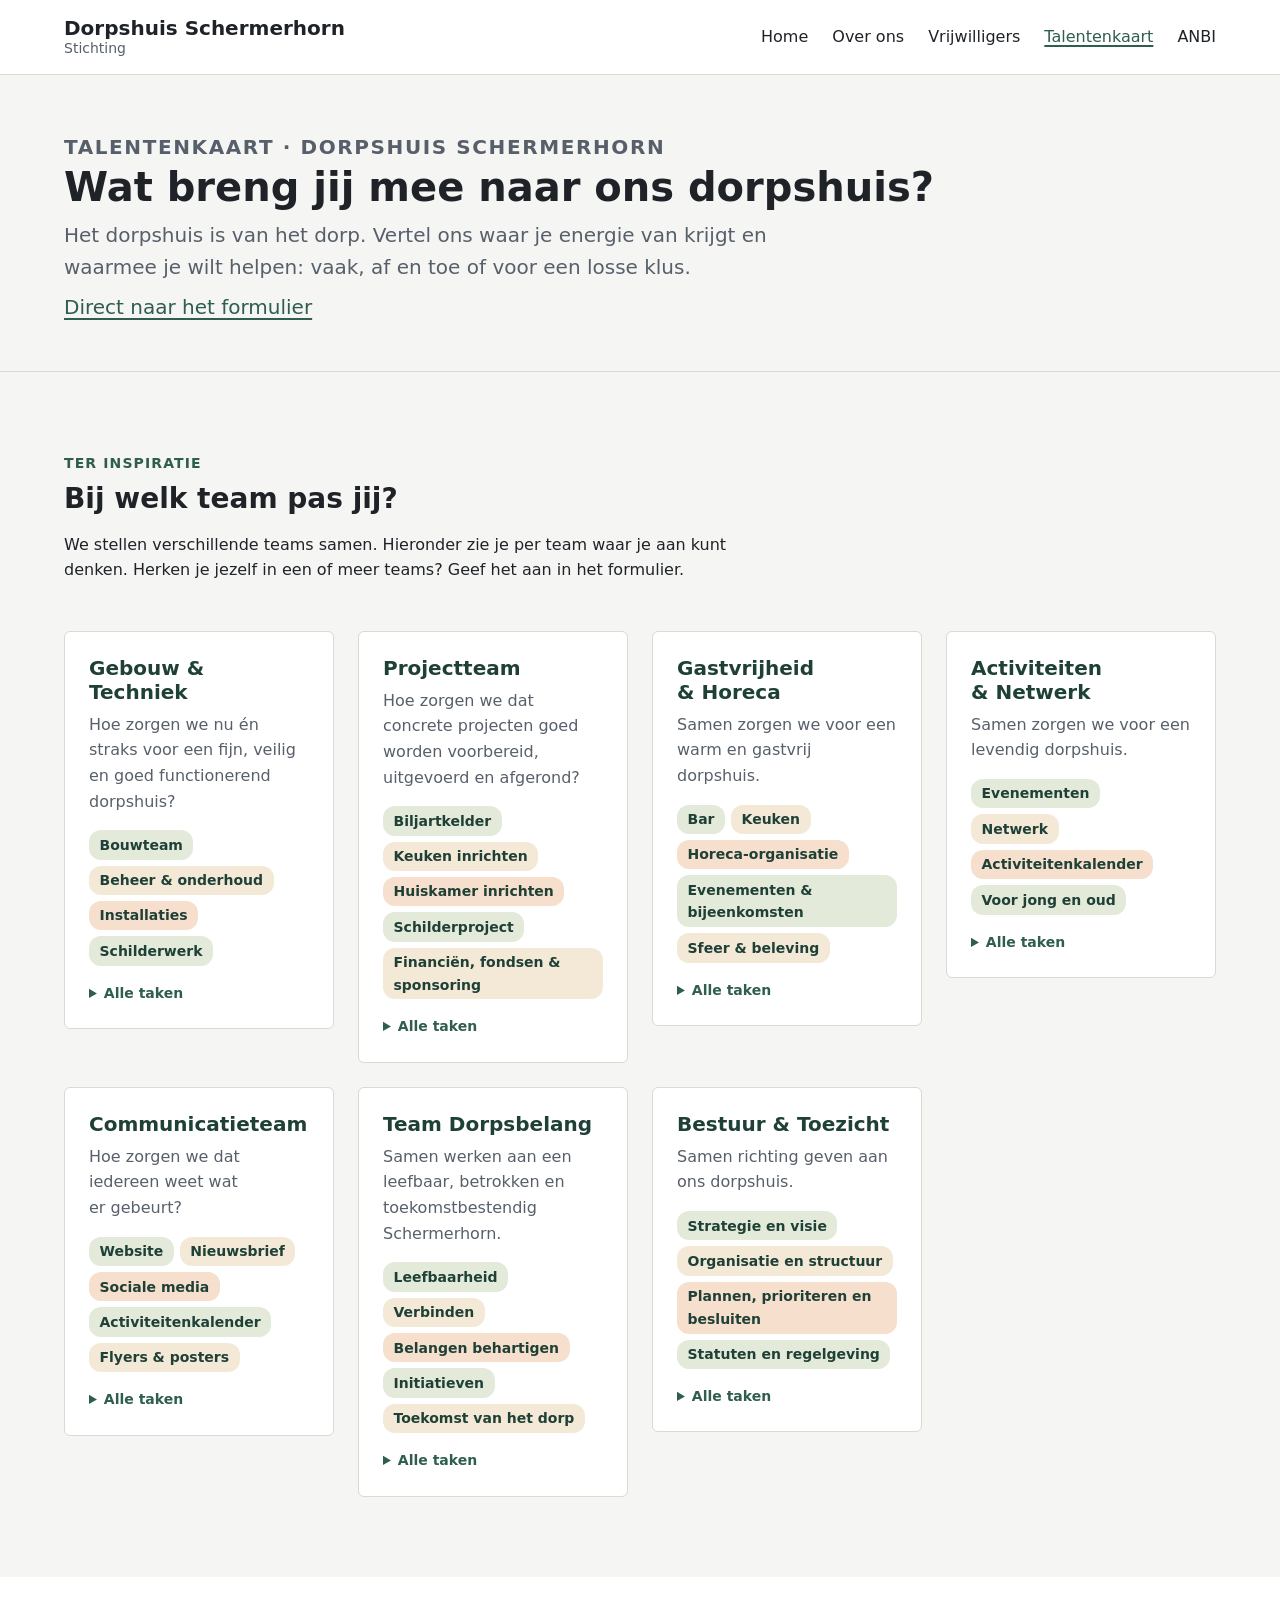
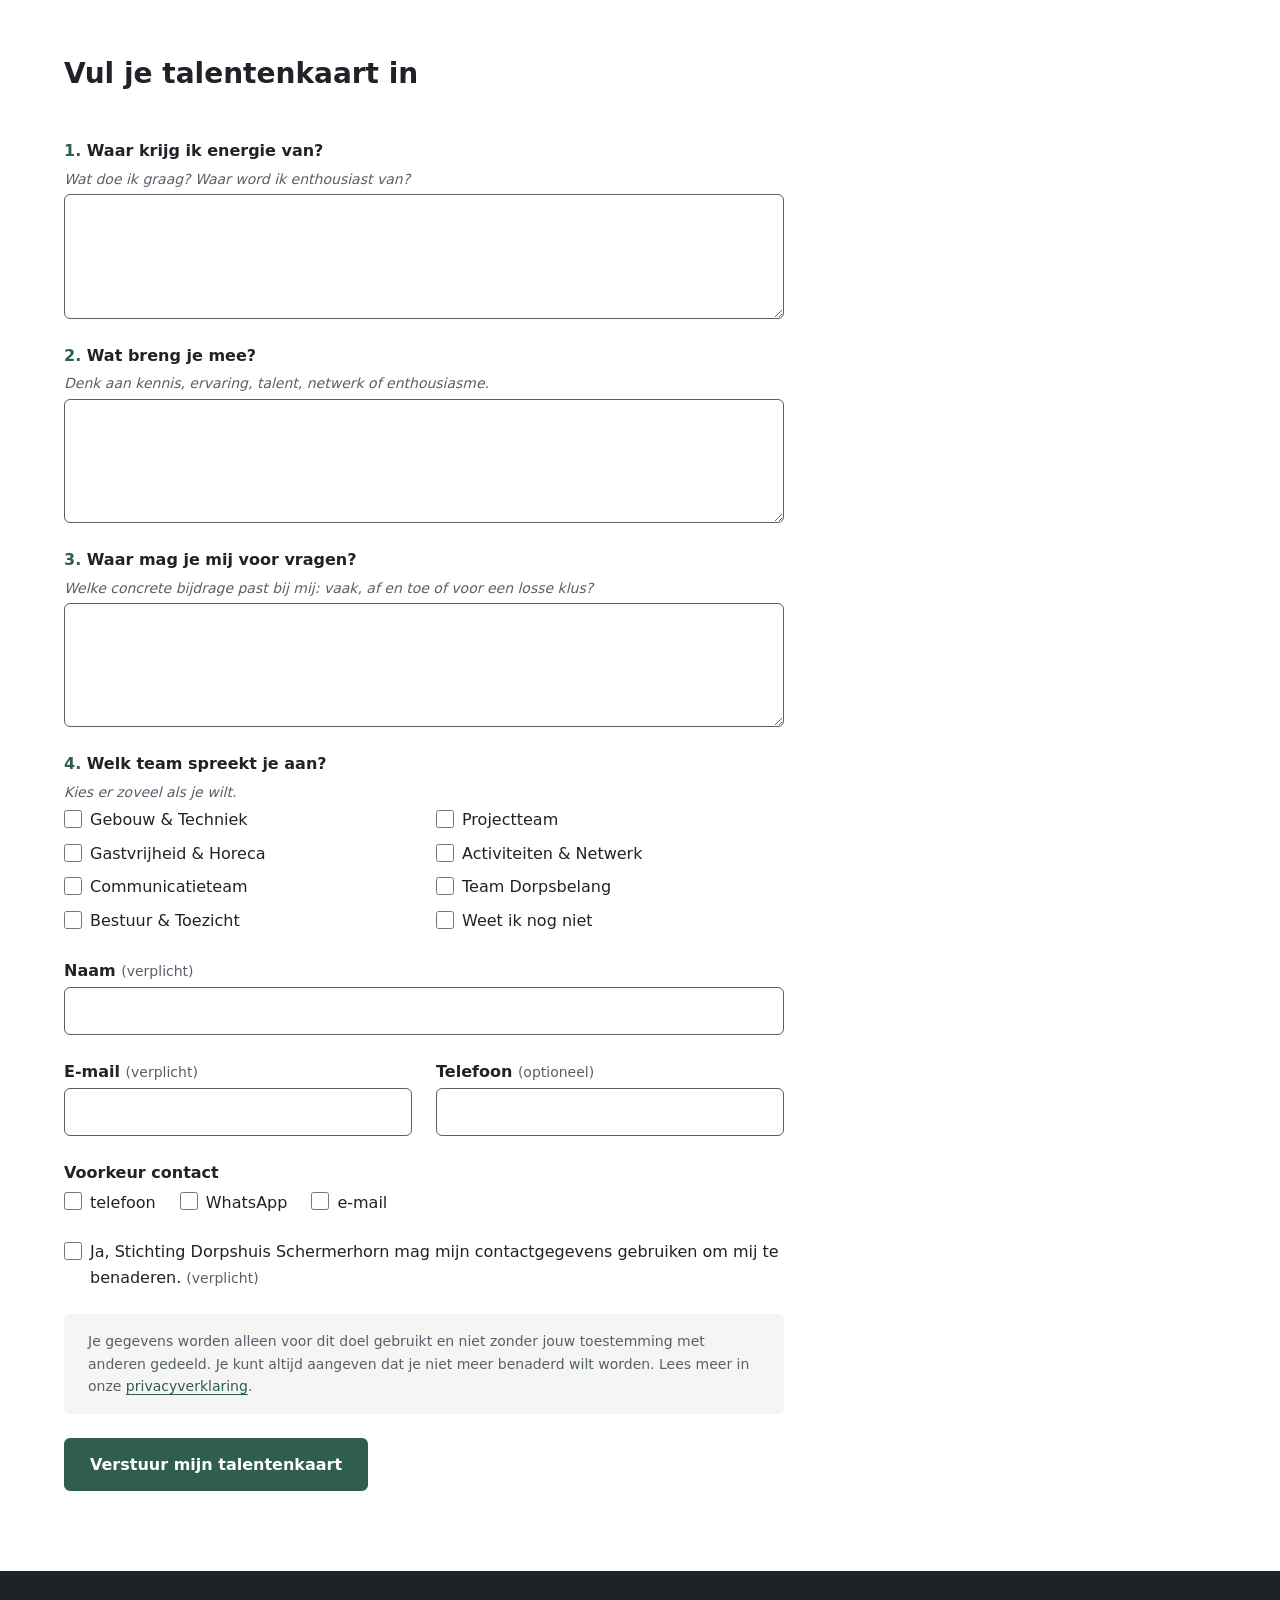
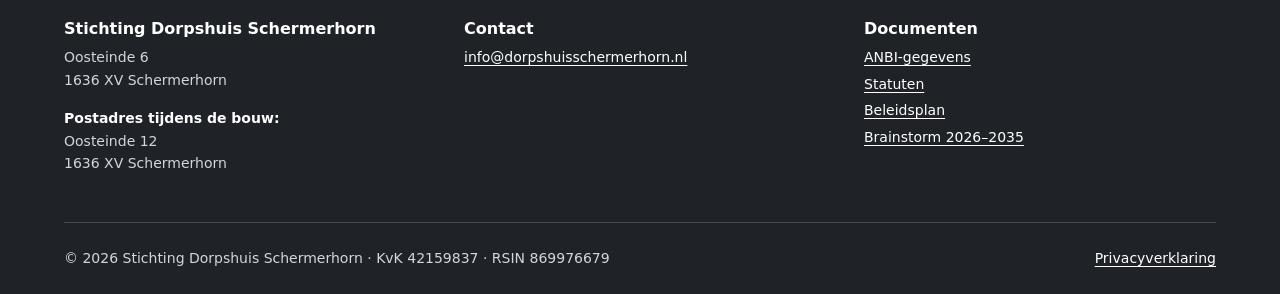
<file: talentenkaart.html>
<!doctype html>
<html lang="nl">
<head>
  <meta charset="utf-8">
  <meta name="viewport" content="width=device-width, initial-scale=1">
  <title>Talentenkaart | Stichting Dorpshuis Schermerhorn</title>
  <meta name="description" content="Wat breng jij mee naar ons dorpshuis? Vul de talentenkaart in en laat weten waar je energie van krijgt en waarmee je wilt helpen.">
  <script>document.documentElement.classList.add('js');</script>
  <link rel="stylesheet" href="style.css">
  <script src="main.js" defer></script>
  <script src="talentenkaart.js" defer></script>
</head>
<body>
  <a class="skip-link" href="#main">Direct naar de inhoud</a>

  <header class="site-header">
    <div class="container">
      <a class="site-logo" href="index.html">Dorpshuis Schermerhorn <span>Stichting</span></a>
      <button class="nav-toggle" type="button" aria-expanded="false" aria-controls="site-nav">
        <span class="nav-toggle__icon" aria-hidden="true"></span>
        Menu
      </button>
      <nav class="site-nav" id="site-nav" aria-label="Hoofdmenu">
        <ul>
          <li><a href="index.html">Home</a></li>
          <li><a href="over-ons.html">Over ons</a></li>
          <li><a href="vrijwilligers.html">Vrijwilligers</a></li>
          <li><a href="talentenkaart.html" aria-current="page">Talentenkaart</a></li>
          <li><a href="anbi.html">ANBI</a></li>
        </ul>
      </nav>
    </div>
  </header>

  <main id="main">
    <header class="page-header">
      <div class="container">
        <p class="eyebrow">Talentenkaart &middot; Dorpshuis Schermerhorn</p>
        <h1>Wat breng jij mee naar ons dorpshuis?</h1>
        <p>Het dorpshuis is van het dorp. Vertel ons waar je energie van krijgt en waarmee je wilt helpen: vaak, af en toe of voor een losse klus.</p>
        <p><a href="#formulier-title">Direct naar het formulier</a></p>
      </div>
    </header>

    <section class="section section--alt" aria-labelledby="teams-title">
      <div class="container">
        <div class="section__intro">
          <p class="eyebrow">Ter inspiratie</p>
          <h2 id="teams-title">Bij welk team pas jij?</h2>
          <p>We stellen verschillende teams samen. Hieronder zie je per team waar je aan kunt denken. Herken je jezelf in een of meer teams? Geef het aan in het formulier.</p>
        </div>
        <div class="grid team-grid">
          <article class="card team-card">
            <h3>Gebouw &amp; Techniek</h3>
            <p>Hoe zorgen we nu én straks voor een fijn, veilig en goed functionerend dorpshuis?</p>
            <ul class="tags">
              <li>Bouwteam</li>
              <li>Beheer &amp; onderhoud</li>
              <li>Installaties</li>
              <li>Schilderwerk</li>
            </ul>
            <details class="team-card__more">
              <summary>Alle taken</summary>
              <p class="team-card__group">Nu: Bouwteam (verbouw en nieuwbouw)</p>
              <ul>
                <li>planning &amp; coördinatie</li>
                <li>uitvoering begeleiden</li>
                <li>installaties, zoals elektra, ventilatie en verwarming</li>
                <li>schilderwerk</li>
                <li>tegelwerk</li>
                <li>inrichting &amp; aanpassingen</li>
              </ul>
              <p class="team-card__group">Straks: Beheer &amp; Onderhoud</p>
              <ul>
                <li>onderhoud &amp; reparaties</li>
                <li>technische klusjes</li>
                <li>veiligheid &amp; keuringen</li>
                <li>energie &amp; duurzaamheid</li>
                <li>gebouwbeheer</li>
                <li>storingen oplossen</li>
                <li>voorzieningen beheren, zoals apparatuur, meubilair en verlichting</li>
                <li>buitenruimte: tuin, terrein en parkeergelegenheid</li>
                <li>samenwerken met andere teams</li>
              </ul>
            </details>
          </article>
          <article class="card team-card">
            <h3>Projectteam</h3>
            <p>Hoe zorgen we dat concrete projecten goed worden voorbereid, uitgevoerd en afgerond?</p>
            <ul class="tags">
              <li>Biljartkelder</li>
              <li>Keuken inrichten</li>
              <li>Huiskamer inrichten</li>
              <li>Schilderproject</li>
              <li>Financiën, fondsen &amp; sponsoring</li>
            </ul>
            <details class="team-card__more">
              <summary>Alle taken</summary>
              <ul>
                <li>plannen &amp; coördineren</li>
                <li>projectbegroting</li>
                <li>schilderwerk voorbereiden</li>
                <li>keuken tegelen</li>
                <li>inkopen</li>
                <li>schilders en vrijwilligers organiseren</li>
                <li>vrijwilligers &amp; vakmensen verbinden</li>
                <li>subsidies &amp; fondsen</li>
                <li>sponsoring</li>
                <li>offertes &amp; leveranciers</li>
                <li>materiaalkeuze</li>
                <li>uitvoering begeleiden</li>
                <li>voortgang bewaken</li>
                <li>afstemmen met andere teams</li>
                <li>afronden &amp; opleveren</li>
              </ul>
            </details>
          </article>
          <article class="card team-card">
            <h3>Gastvrijheid &amp; Horeca</h3>
            <p>Samen zorgen we voor een warm en gastvrij dorpshuis.</p>
            <ul class="tags">
              <li>Bar</li>
              <li>Keuken</li>
              <li>Horeca-organisatie</li>
              <li>Evenementen &amp; bijeenkomsten</li>
              <li>Sfeer &amp; beleving</li>
            </ul>
            <details class="team-card__more">
              <summary>Alle taken</summary>
              <ul>
                <li>ontvangst &amp; gastvrijheid</li>
                <li>catering &amp; maaltijden</li>
                <li>koffie, thee &amp; lekkers</li>
                <li>voorraad &amp; inkoop</li>
                <li>dranken &amp; assortiment</li>
                <li>vrijwilligers aansturen</li>
                <li>werkroosters &amp; bezetting</li>
                <li>gastvrije inrichting</li>
                <li>speciale activiteiten &amp; thema’s</li>
                <li>service &amp; kwaliteit</li>
                <li>duurzaam en bewust werken</li>
              </ul>
            </details>
          </article>
          <article class="card team-card">
            <h3>Activiteiten &amp; Netwerk</h3>
            <p>Samen zorgen we voor een levendig dorpshuis.</p>
            <ul class="tags">
              <li>Evenementen</li>
              <li>Netwerk</li>
              <li>Activiteitenkalender</li>
              <li>Voor jong en oud</li>
            </ul>
            <details class="team-card__more">
              <summary>Alle taken</summary>
              <ul>
                <li>activiteiten organiseren</li>
                <li>lezingen &amp; workshops</li>
                <li>culturele activiteiten</li>
                <li>muziek &amp; optredens</li>
                <li>sport &amp; beweging</li>
                <li>themabijeenkomsten</li>
                <li>ontmoeting en verbinding</li>
                <li>samenwerken in het dorp</li>
                <li>contact met verenigingen en organisaties</li>
                <li>dorpsbrede initiatieven</li>
                <li>betrokkenheid in de buurt</li>
                <li>nieuwe ideeën zijn welkom</li>
              </ul>
            </details>
          </article>
          <article class="card team-card">
            <h3>Communicatieteam</h3>
            <p>Hoe zorgen we dat iedereen weet wat er gebeurt?</p>
            <ul class="tags">
              <li>Website</li>
              <li>Nieuwsbrief</li>
              <li>Sociale media</li>
              <li>Activiteitenkalender</li>
              <li>Flyers &amp; posters</li>
            </ul>
            <details class="team-card__more">
              <summary>Alle taken</summary>
              <ul>
                <li>zichtbaarheid vergroten</li>
                <li>informatie verzamelen en delen</li>
                <li>teksten schrijven</li>
                <li>foto’s &amp; video’s</li>
                <li>nieuws uit het dorpshuis</li>
                <li>promotie van activiteiten</li>
                <li>persberichten</li>
                <li>verhalen uit het dorp</li>
                <li>contact met verenigingen en partners</li>
                <li>een herkenbare uitstraling (huisstijl)</li>
                <li>bereik &amp; betrokkenheid vergroten</li>
              </ul>
            </details>
          </article>
          <article class="card team-card">
            <h3>Team Dorpsbelang</h3>
            <p>Samen werken aan een leefbaar, betrokken en toekomstbestendig Schermerhorn.</p>
            <ul class="tags">
              <li>Leefbaarheid</li>
              <li>Verbinden</li>
              <li>Belangen behartigen</li>
              <li>Initiatieven</li>
              <li>Toekomst van het dorp</li>
            </ul>
            <details class="team-card__more">
              <summary>Alle taken</summary>
              <ul>
                <li>wensen &amp; ideeën ophalen</li>
                <li>in gesprek met dorpsbewoners</li>
                <li>signalen uit het dorp oppakken</li>
                <li>kansen voor Schermerhorn zien</li>
                <li>inwoners betrekken</li>
                <li>samenwerken met verenigingen</li>
                <li>samenwerken met de gemeente</li>
                <li>lokale initiatieven ondersteunen</li>
                <li>dorpsontwikkeling</li>
                <li>ontmoeting &amp; verbinding</li>
                <li>meedenken over wat het dorp nodig heeft</li>
                <li>verbinding tussen dorpshuis en dorp</li>
                <li>netwerk in het dorp</li>
                <li>ideeën verder brengen</li>
              </ul>
            </details>
          </article>
          <article class="card team-card">
            <h3>Bestuur &amp; Toezicht</h3>
            <p>Samen richting geven aan ons dorpshuis.</p>
            <ul class="tags">
              <li>Strategie en visie</li>
              <li>Organisatie en structuur</li>
              <li>Plannen, prioriteren en besluiten</li>
              <li>Statuten en regelgeving</li>
            </ul>
            <details class="team-card__more">
              <summary>Alle taken</summary>
              <ul>
                <li>bestuur en beleid</li>
                <li>kaders en voorwaarden</li>
                <li>verantwoordelijkheid en transparantie</li>
                <li>toezicht en kwaliteitsborging</li>
                <li>democratische besluitvorming</li>
                <li>contact met dorp en gemeente</li>
                <li>samenwerking met de teams</li>
                <li>vrijwilligers &amp; waardering</li>
                <li>maatschappelijke functie</li>
                <li>continuïteit en toekomst</li>
                <li>risicobeheer en naleving</li>
              </ul>
            </details>
          </article>
        </div>
      </div>
    </section>

    <section class="section" aria-labelledby="formulier-title">
      <div class="container">
        <div class="section__intro">
          <h2 id="formulier-title">Vul je talentenkaart in</h2>
        </div>
        <!-- action = web-app-URL van het Google Apps Script (eindigt op /exec) -->
        <form class="form" id="talentenkaart" action="https://script.google.com/macros/s/AKfycbypVSGVg9amktsTe7XQ44U16Qi91nqJd6IzC0ThW5xj74stukFEDtzZHuLN3Dwef95-/exec" method="post" novalidate>
          <div class="form__field">
            <label for="energie"><span class="form__number">1.</span> Waar krijg ik energie van?</label>
            <p class="form__hint" id="energie-hint">Wat doe ik graag? Waar word ik enthousiast van?</p>
            <textarea id="energie" name="energie" rows="4" maxlength="2000" aria-describedby="energie-hint"></textarea>
          </div>

          <div class="form__field">
            <label for="meebrengen"><span class="form__number">2.</span> Wat breng je mee?</label>
            <p class="form__hint" id="meebrengen-hint">Denk aan kennis, ervaring, talent, netwerk of enthousiasme.</p>
            <textarea id="meebrengen" name="meebrengen" rows="4" maxlength="2000" aria-describedby="meebrengen-hint"></textarea>
          </div>

          <div class="form__field">
            <label for="vragen"><span class="form__number">3.</span> Waar mag je mij voor vragen?</label>
            <p class="form__hint" id="vragen-hint">Welke concrete bijdrage past bij mij: vaak, af en toe of voor een losse klus?</p>
            <textarea id="vragen" name="vragen" rows="4" maxlength="2000" aria-describedby="vragen-hint"></textarea>
          </div>

          <fieldset class="form__field">
            <legend><span class="form__number">4.</span> Welk team spreekt je aan?</legend>
            <p class="form__hint">Kies er zoveel als je wilt.</p>
            <div class="form__options form__options--stacked">
              <label class="form__check"><input type="checkbox" name="team" value="Gebouw &amp; Techniek"> Gebouw &amp; Techniek</label>
              <label class="form__check"><input type="checkbox" name="team" value="Projectteam"> Projectteam</label>
              <label class="form__check"><input type="checkbox" name="team" value="Gastvrijheid &amp; Horeca"> Gastvrijheid &amp; Horeca</label>
              <label class="form__check"><input type="checkbox" name="team" value="Activiteiten &amp; Netwerk"> Activiteiten &amp; Netwerk</label>
              <label class="form__check"><input type="checkbox" name="team" value="Communicatieteam"> Communicatieteam</label>
              <label class="form__check"><input type="checkbox" name="team" value="Team Dorpsbelang"> Team Dorpsbelang</label>
              <label class="form__check"><input type="checkbox" name="team" value="Bestuur &amp; Toezicht"> Bestuur &amp; Toezicht</label>
              <label class="form__check"><input type="checkbox" name="team" value="Weet ik nog niet"> Weet ik nog niet</label>
            </div>
          </fieldset>

          <div class="form__field">
            <label for="naam">Naam <span class="form__required">(verplicht)</span></label>
            <input type="text" id="naam" name="naam" autocomplete="name" maxlength="200" required>
          </div>

          <div class="form__row">
            <div class="form__field">
              <label for="email">E-mail <span class="form__required">(verplicht)</span></label>
              <input type="email" id="email" name="email" autocomplete="email" maxlength="200" required>
            </div>
            <div class="form__field">
              <label for="telefoon">Telefoon <span class="form__required">(optioneel)</span></label>
              <input type="tel" id="telefoon" name="telefoon" autocomplete="tel" maxlength="50">
            </div>
          </div>

          <fieldset class="form__field">
            <legend>Voorkeur contact</legend>
            <div class="form__options">
              <label class="form__check"><input type="checkbox" name="voorkeur" value="telefoon"> telefoon</label>
              <label class="form__check"><input type="checkbox" name="voorkeur" value="WhatsApp"> WhatsApp</label>
              <label class="form__check"><input type="checkbox" name="voorkeur" value="e-mail"> e-mail</label>
            </div>
          </fieldset>

          <div class="form__field">
            <label class="form__check">
              <input type="checkbox" id="toestemming" name="toestemming" value="ja" required>
              <span>Ja, Stichting Dorpshuis Schermerhorn mag mijn contactgegevens gebruiken om mij te benaderen. <span class="form__required">(verplicht)</span></span>
            </label>
          </div>

          <!-- Honeypot tegen spam: verborgen voor bezoekers, bots vullen het in -->
          <div class="form__honeypot" aria-hidden="true">
            <label for="website">Laat dit veld leeg</label>
            <input type="text" id="website" name="website" tabindex="-1" autocomplete="off">
          </div>

          <p class="form__privacy">Je gegevens worden alleen voor dit doel gebruikt en niet zonder jouw toestemming met anderen gedeeld. Je kunt altijd aangeven dat je niet meer benaderd wilt worden. Lees meer in onze <a href="privacyverklaring.html">privacyverklaring</a>.</p>

          <p class="form__status" id="form-status" role="alert"></p>

          <button class="button" type="submit">Verstuur mijn talentenkaart</button>
        </form>

        <div class="callout form__success" id="form-success" tabindex="-1" hidden>
          <p class="callout__title">Bedankt voor je talentenkaart!</p>
          <p>We hebben je antwoorden ontvangen en nemen contact met je op. Samen bouwen we aan een dorpshuis voor heel Schermerhorn.</p>
          <p><a href="index.html">Terug naar de homepage</a></p>
        </div>
      </div>
    </section>
  </main>

  <footer class="site-footer">
    <div class="container">
      <div class="footer-grid">
        <div>
          <h2>Stichting Dorpshuis Schermerhorn</h2>
          <address>
            Oosteinde 6<br>
            1636 XV Schermerhorn
          </address>
          <p>Postadres tijdens de bouw:</p>
          <address>
            Oosteinde 12<br>
            1636 XV Schermerhorn
          </address>
        </div>
        <div>
          <h2>Contact</h2>
          <ul>
            <li><a href="mailto:info@dorpshuisschermerhorn.nl">info@dorpshuisschermerhorn.nl</a></li>
          </ul>
        </div>
        <nav aria-label="Documenten">
          <h2>Documenten</h2>
          <ul>
            <li><a href="anbi.html">ANBI-gegevens</a></li>
            <li><a href="statuten.html">Statuten</a></li>
            <li><a href="beleidsplan.html">Beleidsplan</a></li>
            <li><a href="brainstorm-2026-2035.html">Brainstorm 2026&ndash;2035</a></li>
          </ul>
        </nav>
      </div>
      <div class="footer-bottom">
        <p>&copy; <span id="year">2026</span> Stichting Dorpshuis Schermerhorn &middot; KvK 42159837 &middot; RSIN 869976679</p>
        <p><a href="privacyverklaring.html">Privacyverklaring</a></p>
      </div>
    </div>
  </footer>
</body>
</html>
</file>
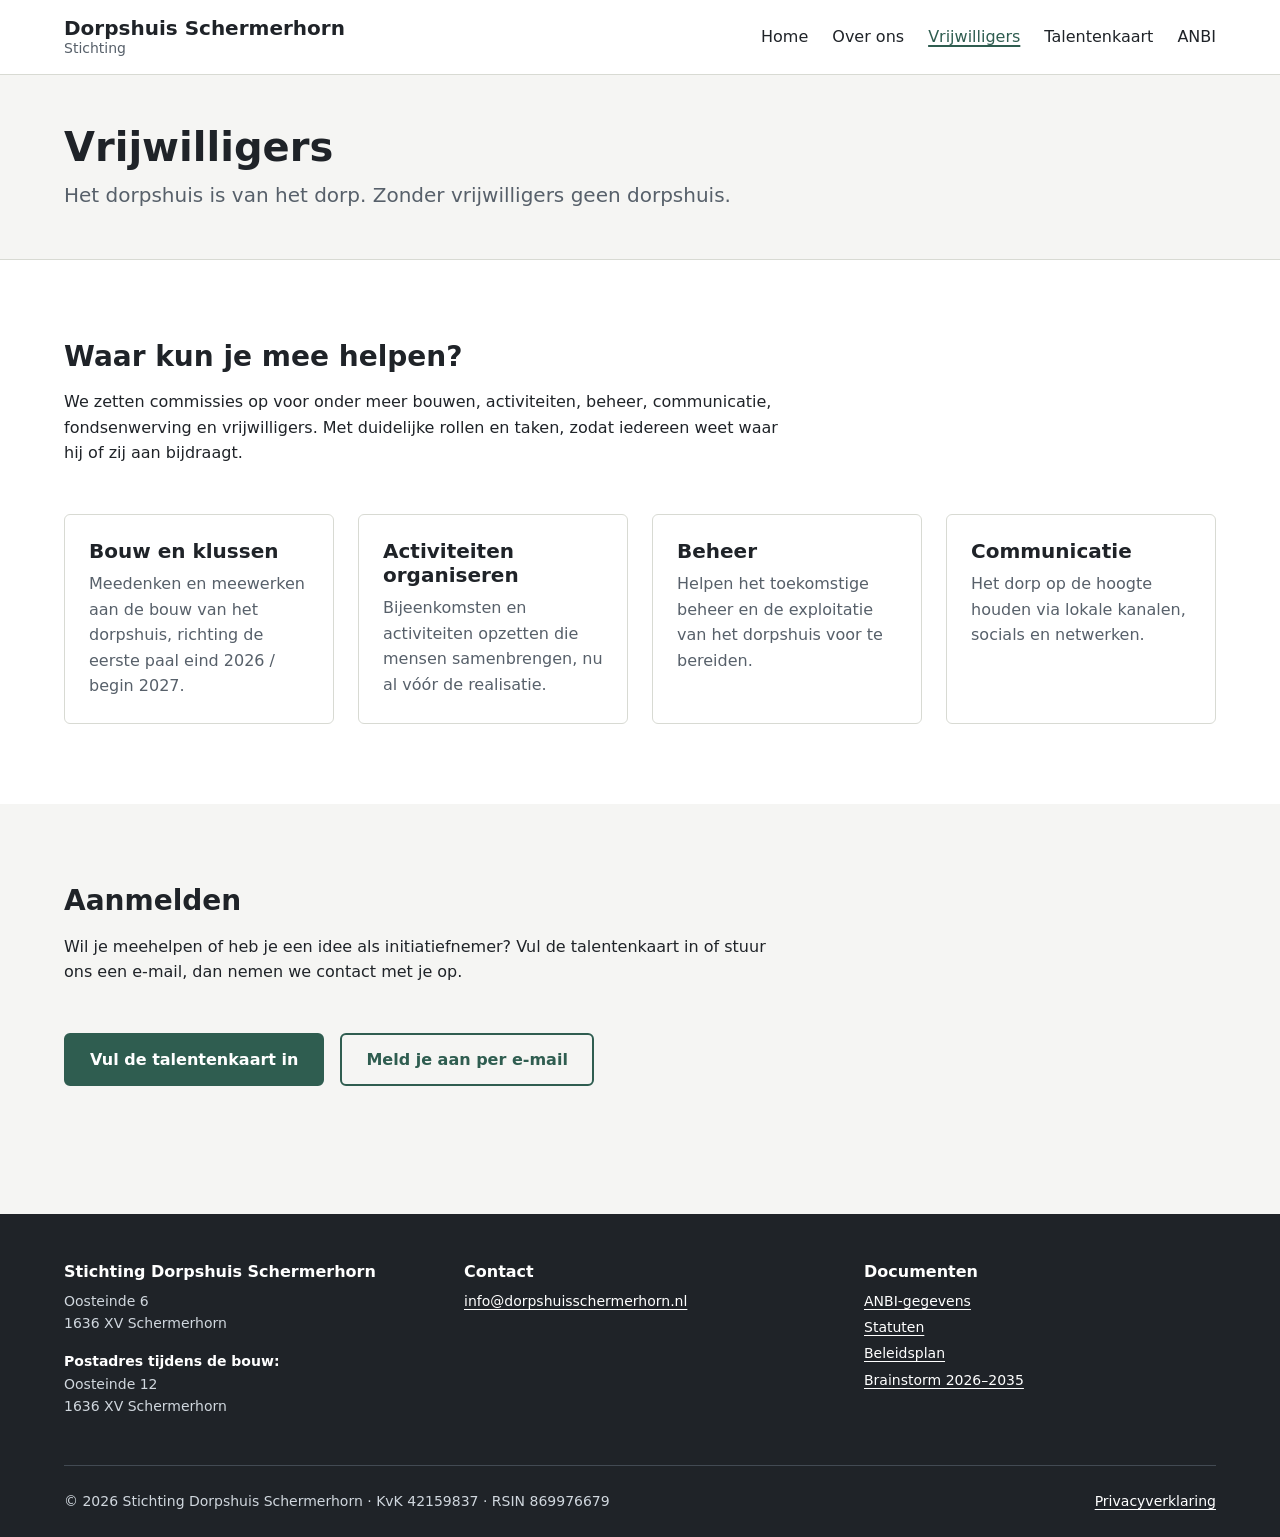
<file: vrijwilligers.html>
<!doctype html>
<html lang="nl">
<head>
  <meta charset="utf-8">
  <meta name="viewport" content="width=device-width, initial-scale=1">
  <title>Vrijwilligers | Stichting Dorpshuis Schermerhorn</title>
  <meta name="description" content="Word vrijwilliger bij Dorpshuis Schermerhorn en help mee aan een plek voor het hele dorp.">
  <script>document.documentElement.classList.add('js');</script>
  <link rel="stylesheet" href="style.css">
  <script src="main.js" defer></script>
</head>
<body>
  <a class="skip-link" href="#main">Direct naar de inhoud</a>

  <header class="site-header">
    <div class="container">
      <a class="site-logo" href="index.html">Dorpshuis Schermerhorn <span>Stichting</span></a>
      <button class="nav-toggle" type="button" aria-expanded="false" aria-controls="site-nav">
        <span class="nav-toggle__icon" aria-hidden="true"></span>
        Menu
      </button>
      <nav class="site-nav" id="site-nav" aria-label="Hoofdmenu">
        <ul>
          <li><a href="index.html">Home</a></li>
          <li><a href="over-ons.html">Over ons</a></li>
          <li><a href="vrijwilligers.html" aria-current="page">Vrijwilligers</a></li>
          <li><a href="talentenkaart.html">Talentenkaart</a></li>
          <li><a href="anbi.html">ANBI</a></li>
        </ul>
      </nav>
    </div>
  </header>

  <main id="main">
    <header class="page-header">
      <div class="container">
        <h1>Vrijwilligers</h1>
        <p>Het dorpshuis is van het dorp. Zonder vrijwilligers geen dorpshuis.</p>
      </div>
    </header>
    <section class="section">
      <div class="container">
        <div class="section__intro">
          <h2>Waar kun je mee helpen?</h2>
          <p>We zetten commissies op voor onder meer bouwen, activiteiten, beheer, communicatie, fondsenwerving en vrijwilligers. Met duidelijke rollen en taken, zodat iedereen weet waar hij of zij aan bijdraagt.</p>
        </div>
        <div class="grid">
          <article class="card">
            <h3>Bouw en klussen</h3>
            <p>Meedenken en meewerken aan de bouw van het dorpshuis, richting de eerste paal eind 2026 / begin 2027.</p>
          </article>
          <article class="card">
            <h3>Activiteiten organiseren</h3>
            <p>Bijeenkomsten en activiteiten opzetten die mensen samenbrengen, nu al vóór de realisatie.</p>
          </article>
          <article class="card">
            <h3>Beheer</h3>
            <p>Helpen het toekomstige beheer en de exploitatie van het dorpshuis voor te bereiden.</p>
          </article>
          <article class="card">
            <h3>Communicatie</h3>
            <p>Het dorp op de hoogte houden via lokale kanalen, socials en netwerken.</p>
          </article>
        </div>
      </div>
    </section>

    <section class="section section--alt">
      <div class="container">
        <div class="section__intro">
          <h2>Aanmelden</h2>
          <p>Wil je meehelpen of heb je een idee als initiatiefnemer? Vul de talentenkaart in of stuur ons een e-mail, dan nemen we contact met je op.</p>
          <div class="button-group">
            <a class="button" href="talentenkaart.html">Vul de talentenkaart in</a>
            <a class="button button--outline" href="mailto:info@dorpshuisschermerhorn.nl?subject=Aanmelding%20vrijwilliger">Meld je aan per e-mail</a>
          </div>
        </div>
      </div>
    </section>
  </main>

  <footer class="site-footer">
    <div class="container">
      <div class="footer-grid">
        <div>
          <h2>Stichting Dorpshuis Schermerhorn</h2>
          <address>
            Oosteinde 6<br>
            1636 XV Schermerhorn
          </address>
          <p>Postadres tijdens de bouw:</p>
          <address>
            Oosteinde 12<br>
            1636 XV Schermerhorn
          </address>
        </div>
        <div>
          <h2>Contact</h2>
          <ul>
            <li><a href="mailto:info@dorpshuisschermerhorn.nl">info@dorpshuisschermerhorn.nl</a></li>
          </ul>
        </div>
        <nav aria-label="Documenten">
          <h2>Documenten</h2>
          <ul>
            <li><a href="anbi.html">ANBI-gegevens</a></li>
            <li><a href="statuten.html">Statuten</a></li>
            <li><a href="beleidsplan.html">Beleidsplan</a></li>
            <li><a href="brainstorm-2026-2035.html">Brainstorm 2026&ndash;2035</a></li>
          </ul>
        </nav>
      </div>
      <div class="footer-bottom">
        <p>&copy; <span id="year">2026</span> Stichting Dorpshuis Schermerhorn &middot; KvK 42159837 &middot; RSIN 869976679</p>
        <p><a href="privacyverklaring.html">Privacyverklaring</a></p>
      </div>
    </div>
  </footer>
</body>
</html>
</file>
<file: style.css>
/* ==========================================================================
   Dorpshuis Schermerhorn — base stylesheet
   Neutral, temporary styling. Swap the tokens in :root once branding is final.
   ========================================================================== */

/* ---------- Design tokens ---------- */
:root {
  /* Colors */
  --clr-text: #1f2328;
  --clr-text-muted: #57606a;
  --clr-bg: #ffffff;
  --clr-surface: #f5f5f3;
  --clr-border: #d8dad3;
  --clr-primary: #2f5d50;
  --clr-primary-dark: #1f4037;
  --clr-on-primary: #ffffff;
  --clr-focus: #c2410c;

  /* Typography */
  --ff-base: system-ui, -apple-system, "Segoe UI", Roboto, "Helvetica Neue", Arial, sans-serif;
  --fs-sm: 0.875rem;
  --fs-base: 1rem;
  --fs-md: clamp(1.125rem, 1rem + 0.4vw, 1.25rem);
  --fs-lg: clamp(1.375rem, 1.2rem + 0.8vw, 1.75rem);
  --fs-xl: clamp(1.75rem, 1.4rem + 1.6vw, 2.5rem);
  --fs-xxl: clamp(2.125rem, 1.6rem + 2.6vw, 3.5rem);
  --lh-base: 1.6;
  --lh-tight: 1.2;

  /* Spacing */
  --space-xs: 0.5rem;
  --space-sm: 1rem;
  --space-md: 1.5rem;
  --space-lg: clamp(2rem, 1.5rem + 2vw, 3rem);
  --space-xl: clamp(3rem, 2rem + 4vw, 5rem);

  /* Layout */
  --container-max: 72rem;
  --content-max: 45rem;
  --gutter: clamp(1rem, 0.5rem + 2vw, 2rem);
  --radius: 0.375rem;
}

/* ---------- Reset ---------- */
*,
*::before,
*::after {
  box-sizing: border-box;
}

* {
  margin: 0;
}

html {
  -webkit-text-size-adjust: 100%;
  text-size-adjust: 100%;
}

@media (prefers-reduced-motion: no-preference) {
  html {
    scroll-behavior: smooth;
  }
}

body {
  min-height: 100vh;
  display: flex;
  flex-direction: column;
  font-family: var(--ff-base);
  font-size: var(--fs-base);
  line-height: var(--lh-base);
  color: var(--clr-text);
  background-color: var(--clr-bg);
}

/* Keep [hidden] working on elements that set their own display (e.g. .form) */
[hidden] {
  display: none !important;
}

img,
svg {
  display: block;
  max-width: 100%;
  height: auto;
}

/* ---------- Typography ---------- */
h1,
h2,
h3 {
  line-height: var(--lh-tight);
  text-wrap: balance;
}

h1 {
  font-size: var(--fs-xl);
}

h2 {
  font-size: var(--fs-lg);
}

h3 {
  font-size: var(--fs-md);
}

p,
li {
  text-wrap: pretty;
}

a {
  color: var(--clr-primary);
  text-underline-offset: 0.2em;

  &:hover {
    color: var(--clr-primary-dark);
  }
}

:focus-visible {
  outline: 3px solid var(--clr-focus);
  outline-offset: 2px;
}

/* Vertical rhythm for long-form text (statuten, beleidsplan, privacy) */
.prose {
  max-width: var(--content-max);

  & > * + * {
    margin-block-start: var(--space-sm);
  }

  & > h2:not(:first-child) {
    margin-block-start: var(--space-lg);
  }

  & > h3:not(:first-child) {
    margin-block-start: var(--space-md);
  }

  & ul,
  & ol {
    padding-inline-start: 1.25rem;
  }

  & li + li {
    margin-block-start: var(--space-xs);
  }
}

/* ---------- Utilities ---------- */
.container {
  width: min(100% - 2 * var(--gutter), var(--container-max));
  margin-inline: auto;
}

.visually-hidden {
  position: absolute;
  width: 1px;
  height: 1px;
  padding: 0;
  margin: -1px;
  overflow: hidden;
  clip: rect(0, 0, 0, 0);
  white-space: nowrap;
  border: 0;
}

.skip-link {
  position: absolute;
  inset-block-start: var(--space-xs);
  inset-inline-start: var(--space-xs);
  z-index: 100;
  padding: var(--space-xs) var(--space-sm);
  background: var(--clr-primary);
  color: var(--clr-on-primary);
  border-radius: var(--radius);
  transform: translateY(-200%);

  &:focus {
    transform: none;
    color: var(--clr-on-primary);
  }
}

/* ---------- Buttons ---------- */
.button {
  display: inline-block;
  padding: 0.75em 1.5em;
  font-weight: 600;
  text-decoration: none;
  background: var(--clr-primary);
  color: var(--clr-on-primary);
  border: 2px solid var(--clr-primary);
  border-radius: var(--radius);

  &:hover {
    background: var(--clr-primary-dark);
    border-color: var(--clr-primary-dark);
    color: var(--clr-on-primary);
  }
}

.button--outline {
  background: transparent;
  color: var(--clr-primary);

  &:hover {
    background: var(--clr-primary);
    color: var(--clr-on-primary);
  }
}

/* ---------- Header & navigation ---------- */
.site-header {
  position: sticky;
  inset-block-start: 0;
  z-index: 10;
  background: var(--clr-bg);
  border-block-end: 1px solid var(--clr-border);

  & .container {
    display: flex;
    flex-wrap: wrap;
    align-items: center;
    justify-content: space-between;
    gap: var(--space-sm);
    padding-block: var(--space-sm);
  }
}

.site-logo {
  font-size: var(--fs-md);
  font-weight: 700;
  line-height: var(--lh-tight);
  color: var(--clr-text);
  text-decoration: none;

  & span {
    display: block;
    font-size: var(--fs-sm);
    font-weight: 400;
    color: var(--clr-text-muted);
  }

  &:hover {
    color: var(--clr-primary);
  }
}

.nav-toggle {
  display: none; /* only shown when JS is available, see .js rule below */
  align-items: center;
  gap: var(--space-xs);
  padding: var(--space-xs) var(--space-sm);
  font: inherit;
  font-weight: 600;
  color: var(--clr-text);
  background: transparent;
  border: 1px solid var(--clr-border);
  border-radius: var(--radius);
  cursor: pointer;
}

.nav-toggle__icon,
.nav-toggle__icon::before,
.nav-toggle__icon::after {
  display: block;
  width: 1.125rem;
  height: 2px;
  background: currentColor;
}

.nav-toggle__icon {
  position: relative;

  &::before,
  &::after {
    content: "";
    position: absolute;
    inset-inline-start: 0;
  }

  &::before {
    inset-block-start: -6px;
  }

  &::after {
    inset-block-start: 6px;
  }
}

.site-nav {
  flex-basis: 100%;

  & ul {
    display: flex;
    flex-direction: column;
    list-style: none;
    padding: 0;
  }

  & a {
    display: block;
    padding: var(--space-xs) 0;
    font-weight: 500;
    color: var(--clr-text);
    text-decoration: none;

    &:hover {
      color: var(--clr-primary);
    }

    /* "page" = current page, "true" = parent section (e.g. ANBI on Statuten) */
    &[aria-current] {
      color: var(--clr-primary);
      text-decoration: underline;
      text-decoration-thickness: 2px;
    }
  }
}

/* With JS: collapse the menu behind the toggle on small screens.
   Without JS the menu simply stays visible (progressive enhancement). */
.js {
  & .nav-toggle {
    display: inline-flex;
  }

  & .site-nav:not(.is-open) {
    display: none;
  }
}

@media (min-width: 48em) {
  .site-header .container {
    flex-wrap: nowrap;
  }

  .js .nav-toggle {
    display: none;
  }

  .site-nav,
  .js .site-nav:not(.is-open) {
    display: block;
    flex-basis: auto;
  }

  .site-nav ul {
    flex-direction: row;
    gap: var(--space-md);
  }
}

/* ---------- Main & sections ---------- */
main {
  flex: 1;
}

.section {
  padding-block: var(--space-xl);
}

.section--alt {
  background: var(--clr-surface);
}

.section__intro {
  max-width: var(--content-max);
  margin-block-end: var(--space-lg);

  & > * + * {
    margin-block-start: var(--space-sm);
  }
}

/* Page header for subpages */
.page-header {
  padding-block: var(--space-lg);
  background: var(--clr-surface);
  border-block-end: 1px solid var(--clr-border);

  & p {
    max-width: var(--content-max);
    margin-block-start: var(--space-xs);
    font-size: var(--fs-md);
    color: var(--clr-text-muted);
  }
}

.breadcrumb {
  margin-block-end: var(--space-xs);
  font-size: var(--fs-sm);

  & ol {
    display: flex;
    flex-wrap: wrap;
    list-style: none;
    padding: 0;
  }

  & li + li::before {
    content: "/";
    padding-inline: var(--space-xs);
    color: var(--clr-text-muted);
  }

  & [aria-current] {
    color: var(--clr-text-muted);
  }
}

/* ---------- Hero (home) ---------- */
.hero {
  padding-block: var(--space-xl);
  background: var(--clr-surface);

  & h1 {
    max-width: 20ch;
    font-size: var(--fs-xxl);
  }

  & p {
    max-width: var(--content-max);
    margin-block-start: var(--space-md);
    font-size: var(--fs-md);
    color: var(--clr-text-muted);
  }
}

.hero__inner {
  display: grid;
  gap: var(--space-lg);
  align-items: center;

  @media (min-width: 60em) {
    grid-template-columns: 1fr 1fr;
  }
}

.hero__image {
  width: 100%;
  height: auto;
  border-radius: var(--radius);
}

.button-group {
  display: flex;
  flex-wrap: wrap;
  gap: var(--space-sm);
  margin-block-start: var(--space-lg);
}

/* ---------- Grid & cards ---------- */
.grid {
  display: grid;
  gap: var(--space-md);
  grid-template-columns: repeat(auto-fit, minmax(min(100%, 16rem), 1fr));
}

.card {
  display: flex;
  flex-direction: column;
  gap: var(--space-xs);
  padding: var(--space-md);
  background: var(--clr-bg);
  border: 1px solid var(--clr-border);
  border-radius: var(--radius);
  overflow-wrap: anywhere;

  & p {
    color: var(--clr-text-muted);
  }

  & a:last-child {
    margin-block-start: auto;
    padding-block-start: var(--space-xs);
    font-weight: 600;
  }
}

/* Two-column split: text + aside */
.split {
  display: grid;
  gap: var(--space-lg);

  @media (min-width: 60em) {
    grid-template-columns: 2fr 1fr;
    align-items: start;
  }
}

/* ---------- Announcement & programme (home) ---------- */
.split--event {
  @media (min-width: 60em) {
    grid-template-columns: 2fr 3fr;
  }
}

.eyebrow {
  font-size: var(--fs-sm);
  font-weight: 700;
  letter-spacing: 0.08em;
  text-transform: uppercase;
  color: var(--clr-primary);
}

.section__intro .eyebrow + h2 {
  margin-block-start: var(--space-xs);
}

.event-date {
  font-size: var(--fs-md);
  font-weight: 600;
}

.programma {
  list-style: none;
  padding: 0;
  margin-block-start: var(--space-xs);

  & li {
    display: grid;
    grid-template-columns: 3.5rem 1fr;
    gap: var(--space-sm);
    padding-block: var(--space-xs);
    border-block-start: 1px solid var(--clr-border);
  }

  & time {
    font-weight: 700;
    color: var(--clr-primary);
    font-variant-numeric: tabular-nums;
  }

  & p {
    grid-column: 2;
    color: var(--clr-text);
  }

  & span {
    display: block;
    font-size: var(--fs-sm);
    color: var(--clr-text-muted);
  }
}

/* ---------- Image gallery ---------- */
.gallery {
  display: grid;
  gap: var(--space-md);
  grid-template-columns: repeat(auto-fit, minmax(min(100%, 22rem), 1fr));

  & img {
    width: 100%;
    border-radius: var(--radius);
  }

  & figcaption {
    margin-block-start: var(--space-xs);
    font-size: var(--fs-sm);
    color: var(--clr-text-muted);
  }

  & + .source {
    margin-block-start: var(--space-md);
  }
}

/* ---------- Data list (ANBI details) ---------- */
.data-list {
  display: grid;
  gap: var(--space-xs) var(--space-md);
  max-width: var(--content-max);

  & dt {
    font-weight: 600;
  }

  & dd {
    margin-block-end: var(--space-xs);
    color: var(--clr-text-muted);
  }

  @media (min-width: 36em) {
    grid-template-columns: 14rem 1fr;

    & dd {
      margin-block-end: 0;
    }
  }
}

/* ---------- Callout, source note & tables (long-form documents) ---------- */
.callout {
  padding: var(--space-md);
  background: var(--clr-surface);
  border-inline-start: 4px solid var(--clr-primary);
  border-radius: var(--radius);

  & > * + * {
    margin-block-start: var(--space-xs);
  }
}

.callout__title {
  font-weight: 700;
}

.source {
  font-size: var(--fs-sm);
  color: var(--clr-text-muted);
}

.table-wrap {
  overflow-x: auto;
}

.prose table {
  width: 100%;
  border-collapse: collapse;
  font-size: var(--fs-sm);

  & th,
  & td {
    padding: var(--space-xs) var(--space-sm) var(--space-xs) 0;
    text-align: start;
    vertical-align: top;
    border-block-end: 1px solid var(--clr-border);
  }

  & thead th {
    border-block-end-width: 2px;
  }

  & tbody th {
    width: 38%;
    font-weight: 600;
  }
}

/* ---------- Document list ---------- */
.doc-list {
  list-style: none;
  padding: 0;
  max-width: var(--content-max);
  border-block-start: 1px solid var(--clr-border);

  & li {
    display: flex;
    flex-wrap: wrap;
    align-items: baseline;
    justify-content: space-between;
    gap: var(--space-xs) var(--space-md);
    padding-block: var(--space-sm);
    border-block-end: 1px solid var(--clr-border);
  }

  & a {
    font-weight: 600;
  }

  & span {
    font-size: var(--fs-sm);
    color: var(--clr-text-muted);
  }
}

/* ---------- Team cards (talentenkaart) ---------- */
.team-grid {
  align-items: start; /* an opened card should not stretch its neighbours */
}

.team-card {
  & h3 {
    color: var(--clr-primary-dark);
  }
}

.tags {
  display: flex;
  flex-wrap: wrap;
  gap: 0.375rem;
  list-style: none;
  padding: 0;
  margin-block-start: var(--space-xs);

  & li {
    padding: 0.25em 0.75em;
    font-size: var(--fs-sm);
    font-weight: 600;
    color: var(--clr-primary-dark);
    background: #e3ead9;
    border-radius: 0.75rem; /* stays tidy when a long label wraps */

    &:nth-child(3n + 2) {
      background: #f3e9d6;
    }

    &:nth-child(3n) {
      background: #f6dfcc;
    }
  }
}

.team-card__more {
  margin-block-start: var(--space-xs);
  font-size: var(--fs-sm);

  & summary {
    font-weight: 600;
    color: var(--clr-primary);
    cursor: pointer;
  }

  & ul {
    padding-inline-start: 1.25rem;
    margin-block-start: var(--space-xs);
  }

  & li + li {
    margin-block-start: 0.125rem;
  }
}

.team-card__group {
  margin-block-start: var(--space-sm);
  font-weight: 700;

  .card & {
    color: var(--clr-text);
  }
}

/* ---------- Forms (talentenkaart) ---------- */
.form {
  display: grid;
  gap: var(--space-md);
  max-width: var(--content-max);

  & input[type="text"],
  & input[type="email"],
  & input[type="tel"],
  & textarea {
    width: 100%;
    padding: 0.625em 0.75em;
    font: inherit;
    color: var(--clr-text);
    background: var(--clr-bg);
    border: 1px solid var(--clr-text-muted);
    border-radius: var(--radius);
  }

  & textarea {
    resize: vertical;
  }

  & input[type="checkbox"] {
    flex-shrink: 0;
    width: 1.125rem;
    height: 1.125rem;
    margin-block-start: 0.2em;
    accent-color: var(--clr-primary);
  }

  & .button {
    justify-self: start;
    font: inherit;
    font-weight: 600;
    cursor: pointer;

    &:disabled {
      opacity: 0.7;
      cursor: wait;
    }
  }
}

.form__field {
  display: grid;
  gap: 0.25rem;
  min-width: 0;
  padding: 0;
  border: 0;

  & > label,
  & > legend {
    font-weight: 700;
  }

  & > .form__check {
    font-weight: 400;
  }

  & > legend {
    padding: 0;
    margin-block-end: 0.25rem;
  }
}

.form__number {
  color: var(--clr-primary);
}

.form__hint {
  font-size: var(--fs-sm);
  font-style: italic;
  color: var(--clr-text-muted);
}

.form__required {
  font-size: var(--fs-sm);
  font-weight: 400;
  color: var(--clr-text-muted);
}

.form__row {
  display: grid;
  gap: var(--space-md);

  @media (min-width: 36em) {
    grid-template-columns: 1fr 1fr;
  }
}

.form__options {
  display: flex;
  flex-wrap: wrap;
  gap: var(--space-xs) var(--space-md);
}

.form__options--stacked {
  display: grid;
  gap: var(--space-xs) var(--space-md);

  @media (min-width: 36em) {
    grid-template-columns: 1fr 1fr;
  }
}

.form__check {
  display: flex;
  gap: var(--space-xs);
  align-items: flex-start;
  cursor: pointer;
}

.form__honeypot {
  position: absolute;
  inset-inline-start: -9999px;
}

.form__privacy {
  padding: var(--space-sm) var(--space-md);
  font-size: var(--fs-sm);
  color: var(--clr-text-muted);
  background: var(--clr-surface);
  border-radius: var(--radius);
}

.form__status:empty {
  display: none;
}

.form__status {
  font-weight: 600;
  color: var(--clr-focus);
}

.form__success {
  max-width: var(--content-max);

  /* Focus is set from JS so screen readers announce it; no visible ring needed */
  &:focus {
    outline: none;
  }
}

/* ---------- Footer ---------- */
.site-footer {
  padding-block: var(--space-lg) var(--space-md);
  font-size: var(--fs-sm);
  color: #d0d7de;
  background: var(--clr-text);

  & a {
    color: #ffffff;

    &:hover {
      color: #d0d7de;
    }
  }

  & h2 {
    margin-block-end: var(--space-xs);
    font-size: var(--fs-base);
    color: #ffffff;
  }

  & ul {
    list-style: none;
    padding: 0;
  }

  & li + li {
    margin-block-start: 0.25rem;
  }

  & address {
    font-style: normal;
  }

  /* Label above a second address, e.g. the postal address during construction */
  & address + p {
    margin-block-start: var(--space-sm);
    font-weight: 600;
    color: #ffffff;
  }
}

.footer-grid {
  display: grid;
  gap: var(--space-lg);
  grid-template-columns: repeat(auto-fit, minmax(min(100%, 13rem), 1fr));
}

.footer-bottom {
  display: flex;
  flex-wrap: wrap;
  justify-content: space-between;
  gap: var(--space-xs) var(--space-md);
  margin-block-start: var(--space-lg);
  padding-block-start: var(--space-md);
  border-block-start: 1px solid #424a53;
}
</file>
